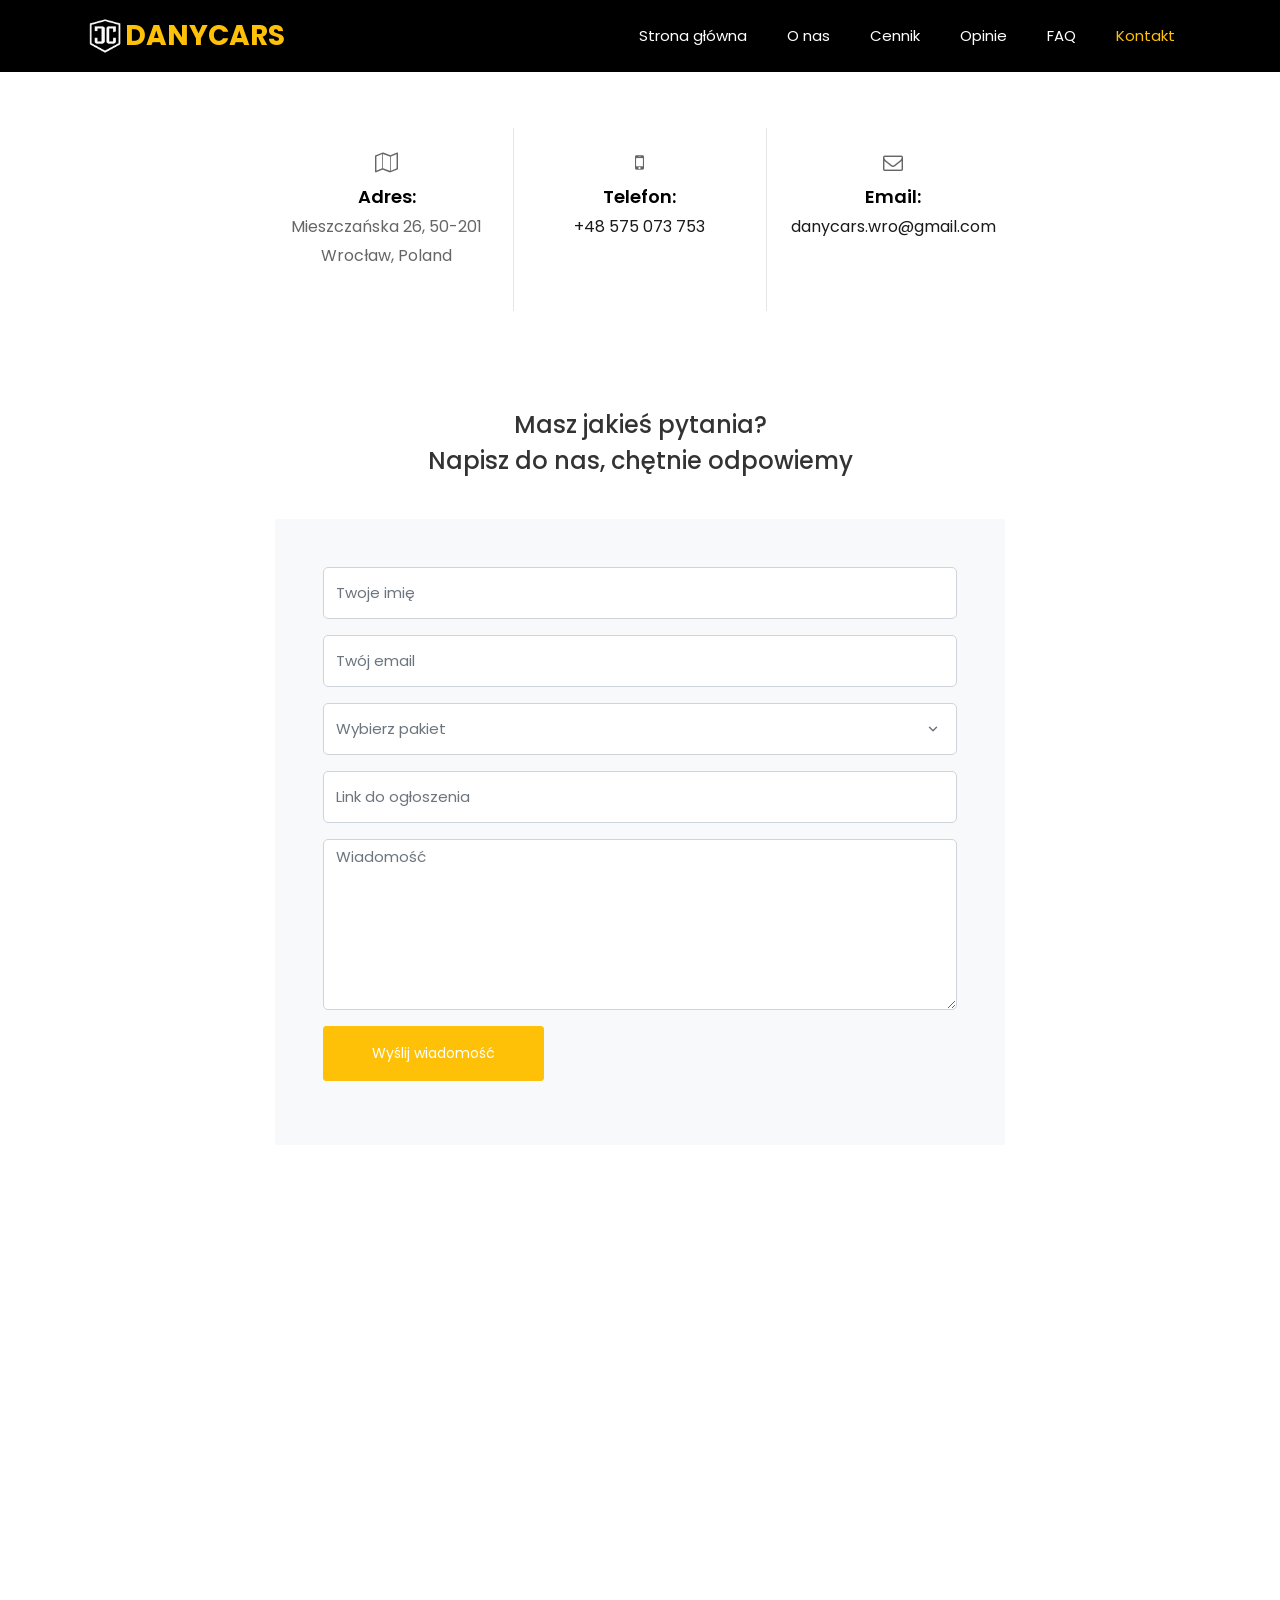
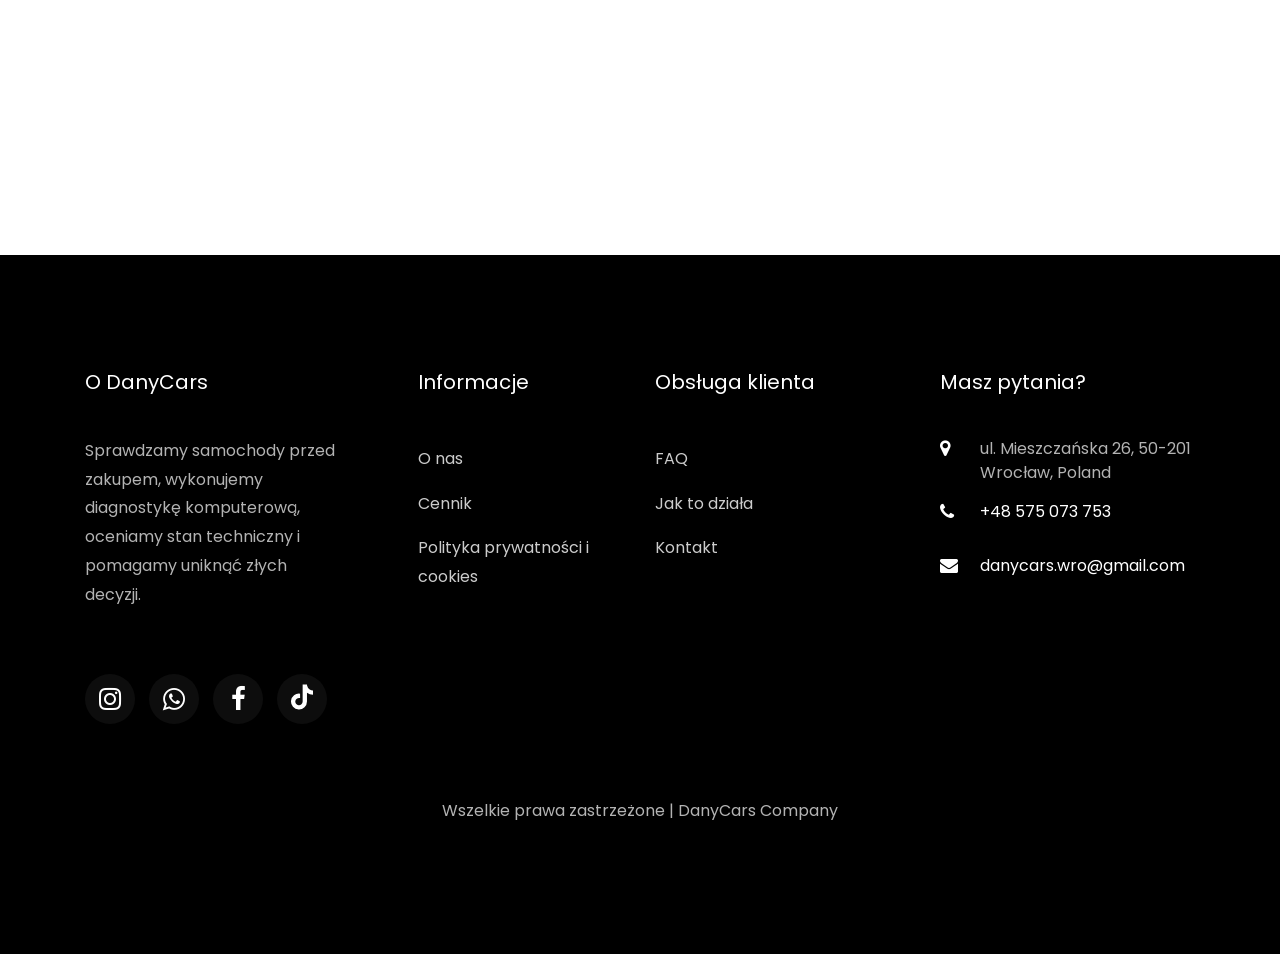
<file: danycars-contact.html>
<!DOCTYPE html>
<html lang="pl">
<head>
    <title>DanyCars Company - Kontakt</title>
    <meta charset="utf-8">
    <meta name="viewport" content="width=device-width, initial-scale=1, shrink-to-fit=no">

    <link href="https://fonts.googleapis.com/css?family=Poppins:200,300,400,500,600,700,800&display=swap" rel="stylesheet">

    <link rel="stylesheet" href="css/open-iconic-bootstrap.min.css">
    <link rel="stylesheet" href="css/animate.css">

    <link rel="stylesheet" href="css/owl.carousel.min.css">
    <link rel="stylesheet" href="css/owl.theme.default.min.css">
    <link rel="stylesheet" href="css/magnific-popup.css">

    <link rel="stylesheet" href="css/aos.css">

    <link rel="stylesheet" href="css/ionicons.min.css">

    <link rel="stylesheet" href="css/bootstrap-datepicker.css">
    <link rel="stylesheet" href="css/jquery.timepicker.css">


    <link rel="stylesheet" href="css/flaticon.css">
    <link rel="stylesheet" href="css/icomoon.css">
    <link rel="stylesheet" href="css/style.css">
    <link rel="stylesheet" href="css/subpages.css">
</head>
<body>

<nav class="navbar navbar-expand-lg navbar-dark ftco_navbar bg-dark ftco-navbar-light" id="ftco-navbar">
    <div class="container">
        <a class="navbar-brand d-flex align-items-center" href="index.html">
            <img src="images/Logo_froftco.png" alt="DanyCars logo" class="navbar-logo">
            <span class="brand-text">Dany<span class="text-warning">Cars</span></span>
        </a>
        <button class="navbar-toggler" type="button" data-toggle="collapse" data-target="#ftco-nav" aria-controls="ftco-nav" aria-expanded="false" aria-label="Toggle navigation">
            <span class="oi oi-menu"></span> Menu
        </button>

        <div class="collapse navbar-collapse" id="ftco-nav">
            <ul class="navbar-nav ml-auto">
                <li class="nav-item"><a href="index.html" class="nav-link">Strona główna</a></li>
                <li class="nav-item"><a href="danycars-o-nas.html" class="nav-link">O nas</a></li>
                <li class="nav-item"><a href="danycars-price-uslugi.html" class="nav-link">Cennik</a></li>
                <li class="nav-item"><a href="danycars-opinie.html" class="nav-link">Opinie</a></li>
                <li class="nav-item"><a href="danycars-faq.html" class="nav-link">FAQ</a></li>
                <li class="nav-item active"><a href="danycars-contact.html" class="nav-link">Kontakt</a></li>
            </ul>
        </div>
    </div>
</nav>
<!-- END nav -->

<section class="ftco-section contact-section">
    <div class="container">
        <div class="row d-flex mb-5 contact-info justify-content-center">
            <div class="col-md-8">
                <div class="row mb-5">
                    <div class="col-md-4 text-center py-4">
                        <div class="icon">
                            <span class="icon-map-o"></span>
                        </div>
                        <p><span>Adres:</span>Mieszczańska 26, 50-201 Wrocław, Poland</p>
                    </div>
                    <div class="col-md-4 text-center border-height py-4">
                        <div class="icon">
                            <span class="icon-mobile-phone"></span>
                        </div>
                        <p><span>Telefon:</span> <a href="tel:+48575073753">+48 575 073 753</a></p>
                    </div>
                    <div class="col-md-4 text-center py-4">
                        <div class="icon">
                            <span class="icon-envelope-o"></span>
                        </div>
                        <p><span>Email:</span> <a href="mailto:danycars.wro@gmail.com" target="_blank" rel="noopener">danycars.wro@gmail.com</a></p>
                    </div>
                </div>
            </div>
        </div>
        <div class="row block-9 justify-content-center mb-5" id="contact-form">
            <div class="col-md-8 mb-md-5">
                <h2 class="text-center">Masz jakieś pytania? <br>Napisz do nas, chętnie odpowiemy</h2>
                <form action="#" class="bg-light p-5 contact-form">
                    <div class="form-group">
                        <input type="text" class="form-control" placeholder="Twoje imię">
                    </div>
                    <div class="form-group">
                        <input type="text" class="form-control" placeholder="Twój email">
                    </div>
                    <div class="form-group">
                        <select class="form-control" name="pakiet" aria-label="Wybierz pakiet">
                            <option value="" selected>Wybierz pakiet</option>
                            <option value="basic">BASIC</option>
                            <option value="plus">PLUS</option>
                            <option value="premium">PREMIUM</option>
                            <option value="expert-day">EXPERT DAY</option>
                        </select>
                    </div>
                    <div class="form-group">
                        <input type="text" class="form-control" placeholder="Link do ogłoszenia">
                    </div>
                    <div class="form-group">
                        <textarea name="" id="" cols="30" rows="7" class="form-control" placeholder="Wiadomość"></textarea>
                    </div>
                    <div class="form-group">
                        <input type="submit" value="Wyślij wiadomość" class="btn btn-primary py-3 px-5">
                    </div>
                </form>

            </div>
        </div>

        <div class="row justify-content-center">
            <div class="col-md-10">
                <div class="map-responsive">
                    <iframe
                            src="https://www.google.com/maps?q=Wroc%C5%82aw,+Poland&output=embed"
                            allowfullscreen=""
                            loading="lazy">
                    </iframe>
                </div>
            </div>
        </div>
    </div>
</section>

<footer class="ftco-footer ftco-bg-dark ftco-section">
    <div class="container">
        <div class="row mb-5 footer-main-row">
            <div class="col-md footer-col footer-col-about">
                <div class="ftco-footer-widget mb-4">
                    <h2 class="ftco-heading-2">O DanyCars</h2>
                    <p>Sprawdzamy samochody przed zakupem, wykonujemy diagnostykę komputerową, oceniamy stan techniczny i pomagamy uniknąć złych decyzji.</p>
                    <ul class="ftco-footer-social list-unstyled float-md-left float-lft mt-5">
                        <li class="ftco-animate"><a href="https://www.instagram.com/danycars.pl?igsh=MTdrOTAxdDE5Z2l6Zg%3D%3D&utm_source=qr" target="_blank" rel="noopener"><span class="icon-instagram"></span></a></li>
                        <li class="ftco-animate"><a href="https://wa.me/48575073753?text=Chciałbym%20sprawdzić%20auto%20przed%20zakupem." target="_blank" rel="noopener"><span class="icon-whatsapp"></span></a></li>                        
                        <li class="ftco-animate"><a href="https://www.facebook.com/profile.php?id=100067298748307&locale=pl_PL" target="_blank" rel="noopener"><span class="icon-facebook"></span></a></li>
                        <li class="ftco-animate"><a href="https://www.tiktok.com/@danycars_pl" target="_blank" rel="noopener" aria-label="TikTok"><span class="icon-tiktok" style="display:inline-block;width:22px;height:26px;margin-top:-2px;"><svg width="22" height="26" viewBox="0 0 448 512" fill="currentColor" xmlns="http://www.w3.org/2000/svg"><path d="M448,209.91a210.06,210.06,0,0,1-122.77-39.25V349.38A162.55,162.55,0,1,1,185,188.31V278.2a74.62,74.62,0,1,0,52.23,71.18V0l88,0a121.18,121.18,0,0,0,1.86,22.17h0A122.18,122.18,0,0,0,381,102.39a121.43,121.43,0,0,0,67,20.14Z"/></svg></span></a></li>
                    </ul>
                </div>
            </div>
            <div class="col-md footer-col footer-col-info">
                <div class="ftco-footer-widget mb-4 ml-md-5">
                    <h2 class="ftco-heading-2">Informacje</h2>
                    <ul class="list-unstyled">
                        <li><a href="danycars-o-nas.html" class="py-2 d-block">O nas</a></li>
                        <li><a href="danycars-price-uslugi.html" class="py-2 d-block">Cennik</a></li>
                        <li><a href="danycars-polityka-prywatnosci.html" class="py-2 d-block">Polityka prywatności i cookies</a></li>
                    </ul>
                </div>
            </div>
            <div class="col-md footer-col footer-col-service">
                <div class="ftco-footer-widget mb-4">
                    <h2 class="ftco-heading-2">Obsługa klienta</h2>
                    <ul class="list-unstyled">
                        <li><a href="danycars-faq.html" class="py-2 d-block">FAQ</a></li>
                        <li><a href="index.html#jak-to-dziala" class="py-2 d-block">Jak to działa</a></li>
                        <li><a href="danycars-contact.html" class="py-2 d-block">Kontakt</a></li>
                    </ul>
                </div>
            </div>
            <div class="col-md footer-col footer-col-contact">
                <div class="ftco-footer-widget mb-4">
                    <h2 class="ftco-heading-2">Masz pytania?</h2>
                    <div class="block-23 mb-3">
                        <ul>
                            <li><span class="icon icon-map-marker"></span><span class="text">ul. Mieszczańska 26, 50-201 Wrocław, Poland</span></li>
                            <li><a href="tel:+48575073753"><span class="icon icon-phone"></span><span class="text">+48 575 073 753</span></a></li>
                            <li><a href="mailto:danycars.wro@gmail.com" target="_blank" rel="noopener"><span class="icon icon-envelope"></span><span class="text">danycars.wro@gmail.com</span></a></li>
                        </ul>
                    </div>
                </div>
            </div>
        </div>
        <div class="row">
            <div class="col-md-12 text-center">
                <p>
                    Wszelkie prawa zastrzeżone | DanyCars Company
                </p>
            </div>
        </div>
    </div>
</footer>



<!-- loader -->
<div id="ftco-loader" class="show fullscreen"><svg class="circular" width="48px" height="48px"><circle class="path-bg" cx="24" cy="24" r="22" fill="none" stroke-width="4" stroke="#eeeeee"/><circle class="path" cx="24" cy="24" r="22" fill="none" stroke-width="4" stroke-miterlimit="10" stroke="#ffc107"/></svg></div>


<script src="js/jquery.min.js"></script>
<script src="js/jquery-migrate-3.0.1.min.js"></script>
<script src="js/popper.min.js"></script>
<script src="js/bootstrap.min.js"></script>
<script src="js/jquery.easing.1.3.js"></script>
<script src="js/jquery.waypoints.min.js"></script>
<script src="js/jquery.stellar.min.js"></script>
<script src="js/owl.carousel.min.js"></script>
<script src="js/jquery.magnific-popup.min.js"></script>
<script src="js/aos.js"></script>
<script src="js/jquery.animateNumber.min.js"></script>
<script src="js/bootstrap-datepicker.js"></script>
<script src="js/jquery.timepicker.min.js"></script>
<script src="js/scrollax.min.js"></script>
<script src="js/main.js"></script>

</body>
</html>
</file>
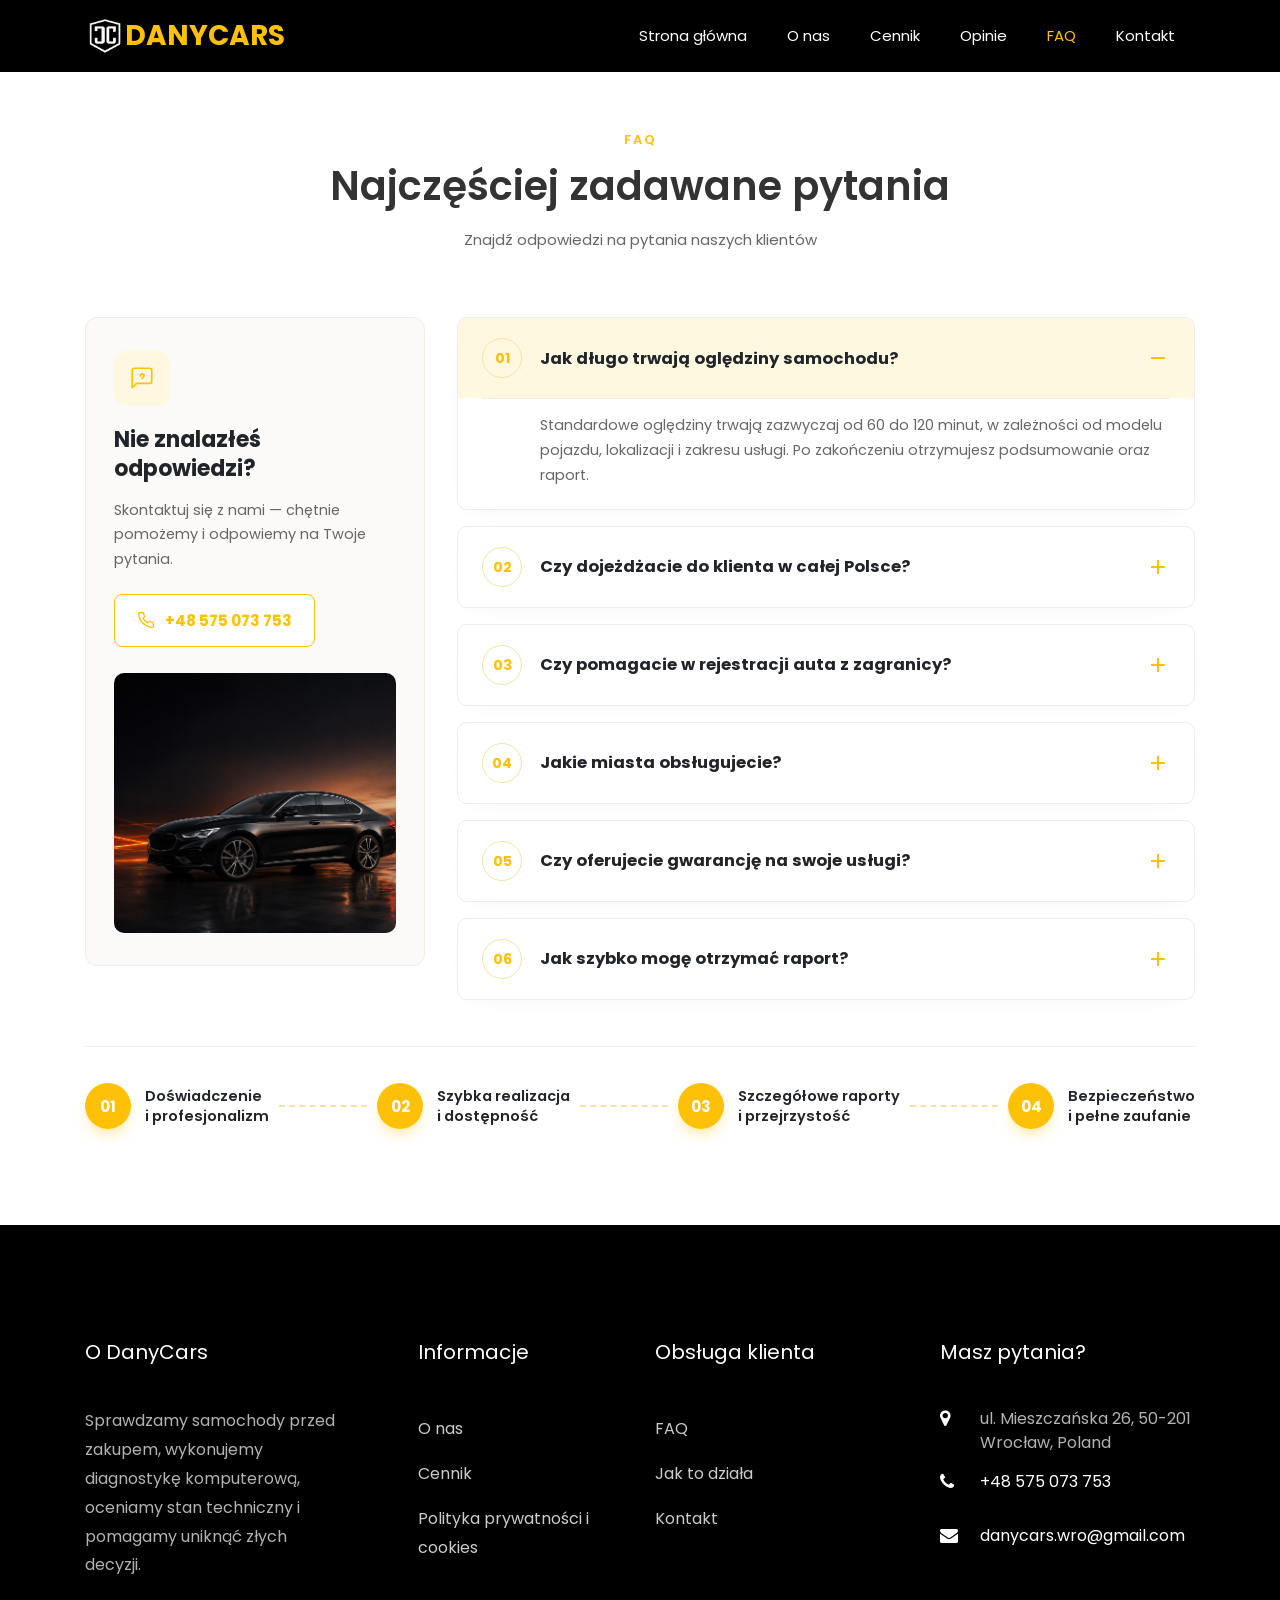
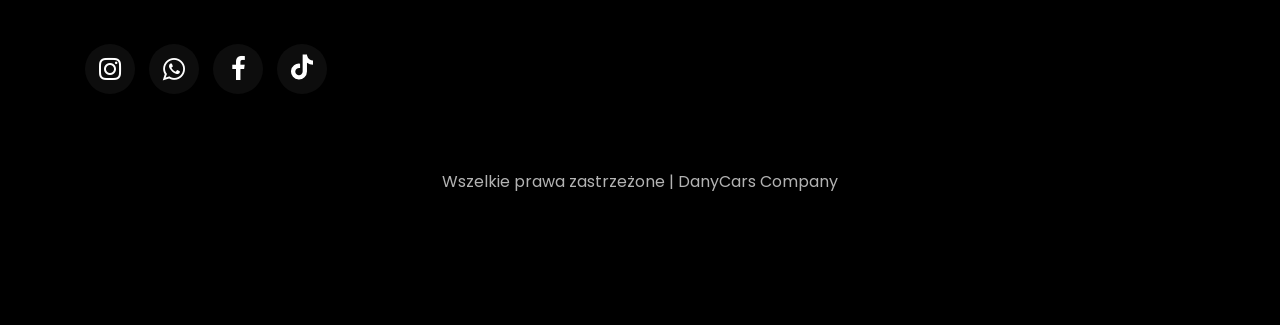
<file: danycars-faq.html>
<!DOCTYPE html>
<html lang="pl">
<head>
    <title>DanyCars Company - FAQ</title>
    <meta charset="utf-8">
    <meta name="viewport" content="width=device-width, initial-scale=1, shrink-to-fit=no">
    <link href="https://fonts.googleapis.com/css?family=Poppins:200,300,400,500,600,700,800&display=swap" rel="stylesheet">
    <link rel="stylesheet" href="css/open-iconic-bootstrap.min.css">
    <link rel="stylesheet" href="css/animate.css">
    <link rel="stylesheet" href="css/owl.carousel.min.css">
    <link rel="stylesheet" href="css/owl.theme.default.min.css">
    <link rel="stylesheet" href="css/magnific-popup.css">

    <link rel="stylesheet" href="css/aos.css">

    <link rel="stylesheet" href="css/ionicons.min.css">

    <link rel="stylesheet" href="css/bootstrap-datepicker.css">
    <link rel="stylesheet" href="css/jquery.timepicker.css">


    <link rel="stylesheet" href="css/flaticon.css">
    <link rel="stylesheet" href="css/icomoon.css">
    <link rel="stylesheet" href="css/style.css">
    <link rel="stylesheet" href="css/faq.css">
    <link rel="stylesheet" href="css/subpages.css">
</head>
<body>
<nav class="navbar navbar-expand-lg navbar-dark ftco_navbar bg-dark ftco-navbar-light" id="ftco-navbar">
    <div class="container">
        <a class="navbar-brand d-flex align-items-center" href="index.html">
            <img src="images/Logo_froftco.png" alt="DanyCars logo" class="navbar-logo">
            <span class="brand-text">Dany<span class="text-warning">Cars</span></span>
        </a>
        <button class="navbar-toggler" type="button" data-toggle="collapse" data-target="#ftco-nav" aria-controls="ftco-nav" aria-expanded="false" aria-label="Toggle navigation">
            <span class="oi oi-menu"></span> Menu
        </button>

        <div class="collapse navbar-collapse" id="ftco-nav">
            <ul class="navbar-nav ml-auto">
                <li class="nav-item"><a href="index.html" class="nav-link">Strona główna</a></li>
                <li class="nav-item"><a href="danycars-o-nas.html" class="nav-link">O nas</a></li>
                <li class="nav-item"><a href="danycars-price-uslugi.html" class="nav-link">Cennik</a></li>
                <li class="nav-item"><a href="danycars-opinie.html" class="nav-link">Opinie</a></li>
                <li class="nav-item active"><a href="danycars-faq.html" class="nav-link">FAQ</a></li>
                <li class="nav-item"><a href="danycars-contact.html" class="nav-link">Kontakt</a></li>
            </ul>
        </div>
    </div>
</nav>
<!-- END nav -->

<section class="ftco-section faq-section">
    <div class="container">
        <div class="row justify-content-center mb-5">
            <div class="col-md-8 text-center heading-section ftco-animate">
                <span class="subheading">FAQ</span>
                <h2>Najczęściej zadawane pytania</h2>
                <p class="faq-intro">Znajdź odpowiedzi na pytania naszych klientów</p>
            </div>
        </div>

        <div class="faq-layout">

            <!-- Left side card -->
            <div class="faq-side-card">
                <div class="faq-side-icon">
                    <svg viewBox="0 0 24 24" fill="none" stroke="currentColor" stroke-width="1.6" stroke-linecap="round" stroke-linejoin="round"><path d="M21 15a2 2 0 0 1-2 2H7l-4 4V5a2 2 0 0 1 2-2h14a2 2 0 0 1 2 2z"></path><line x1="12" y1="8" x2="12" y2="8.01"></line><path d="M10.5 10.2c0-1 .8-1.7 1.7-1.7.9 0 1.7.6 1.7 1.4 0 1.2-1.7 1.3-1.7 2.6"></path></svg>
                </div>
                <h3>Nie znalazłeś<br>odpowiedzi?</h3>
                <p>Skontaktuj się z nami — chętnie pomożemy i odpowiemy na Twoje pytania.</p>
                <a href="tel:+48575073753" class="faq-phone-btn">
                    <svg viewBox="0 0 24 24" fill="none" stroke="currentColor" stroke-width="1.8" stroke-linecap="round" stroke-linejoin="round"><path d="M22 16.92v3a2 2 0 0 1-2.18 2 19.79 19.79 0 0 1-8.63-3.07 19.5 19.5 0 0 1-6-6 19.79 19.79 0 0 1-3.07-8.67A2 2 0 0 1 4.11 2h3a2 2 0 0 1 2 1.72c.127.96.361 1.903.7 2.81a2 2 0 0 1-.45 2.11L8.09 9.91a16 16 0 0 0 6 6l1.27-1.27a2 2 0 0 1 2.11-.45c.907.339 1.85.573 2.81.7A2 2 0 0 1 22 16.92z"></path></svg>
                    +48 575 073 753
                </a>
                <div class="faq-side-photo" style="background-image: url('images/faq-car.jpg');"></div>
            </div>

            <!-- Accordion -->
            <div class="faq-accordion">

                <div class="faq-accordion-item is-open">
                    <button type="button" class="faq-question">
                        <span class="faq-number">01</span>
                        <span class="faq-question-text">Jak długo trwają oględziny samochodu?</span>
                        <span class="faq-toggle-icon"></span>
                    </button>
                    <div class="faq-answer">
                        <div class="faq-answer-inner">
                            Standardowe oględziny trwają zazwyczaj od 60 do 120 minut, w zależności od modelu pojazdu, lokalizacji i zakresu usługi. Po zakończeniu otrzymujesz podsumowanie oraz raport.
                        </div>
                    </div>
                </div>

                <div class="faq-accordion-item">
                    <button type="button" class="faq-question">
                        <span class="faq-number">02</span>
                        <span class="faq-question-text">Czy dojeżdżacie do klienta w całej Polsce?</span>
                        <span class="faq-toggle-icon"></span>
                    </button>
                    <div class="faq-answer">
                        <div class="faq-answer-inner">
                            Dojeżdżamy we Wrocławiu i okolicach, a także do innych miast po wcześniejszym ustaleniu terminu. Zakres dojazdu i koszt ustalamy indywidualnie przed realizacją usługi.
                        </div>
                    </div>
                </div>

                <div class="faq-accordion-item">
                    <button type="button" class="faq-question">
                        <span class="faq-number">03</span>
                        <span class="faq-question-text">Czy pomagacie w rejestracji auta z zagranicy?</span>
                        <span class="faq-toggle-icon"></span>
                    </button>
                    <div class="faq-answer">
                        <div class="faq-answer-inner">
                            Tak, wspieramy w przygotowaniu dokumentów, formalnościach urzędowych oraz całym procesie rejestracji samochodu sprowadzonego z zagranicy.
                        </div>
                    </div>
                </div>

                <div class="faq-accordion-item">
                    <button type="button" class="faq-question">
                        <span class="faq-number">04</span>
                        <span class="faq-question-text">Jakie miasta obsługujecie?</span>
                        <span class="faq-toggle-icon"></span>
                    </button>
                    <div class="faq-answer">
                        <div class="faq-answer-inner">
                            Na co dzień działamy we Wrocławiu i na Dolnym Śląsku, ale realizujemy również usługi w innych lokalizacjach po wcześniejszym kontakcie.
                        </div>
                    </div>
                </div>

                <div class="faq-accordion-item">
                    <button type="button" class="faq-question">
                        <span class="faq-number">05</span>
                        <span class="faq-question-text">Czy oferujecie gwarancję na swoje usługi?</span>
                        <span class="faq-toggle-icon"></span>
                    </button>
                    <div class="faq-answer">
                        <div class="faq-answer-inner">
                            Gwarantujemy rzetelne wykonanie usługi i przejrzysty raport. Każdy samochód jest oceniany na podstawie stanu widocznego podczas oględzin oraz dostępnej diagnostyki.
                        </div>
                    </div>
                </div>

                <div class="faq-accordion-item">
                    <button type="button" class="faq-question">
                        <span class="faq-number">06</span>
                        <span class="faq-question-text">Jak szybko mogę otrzymać raport?</span>
                        <span class="faq-toggle-icon"></span>
                    </button>
                    <div class="faq-answer">
                        <div class="faq-answer-inner">
                            W większości przypadków raport i najważniejsze wnioski przekazujemy tego samego dnia, a dokumentację zdjęciową wysyłamy możliwie najszybciej po zakończeniu oględzin.
                        </div>
                    </div>
                </div>

            </div>
        </div>

        <!-- Trust badges -->
        <div class="faq-badges">
            <div class="faq-badge">
                <span class="faq-badge-icon"><span>01</span></span>
                <span>Doświadczenie<br>i profesjonalizm</span>
            </div>
            <span class="faq-badge-connector"></span>
            <div class="faq-badge">
                <span class="faq-badge-icon"><span>02</span></span>
                <span>Szybka realizacja<br>i dostępność</span>
            </div>
            <span class="faq-badge-connector"></span>
            <div class="faq-badge">
                <span class="faq-badge-icon"><span>03</span></span>
                <span>Szczegółowe raporty<br>i przejrzystość</span>
            </div>
            <span class="faq-badge-connector"></span>
            <div class="faq-badge">
                <span class="faq-badge-icon"><span>04</span></span>
                <span>Bezpieczeństwo<br>i pełne zaufanie</span>
            </div>
        </div>

    </div>
</section>

<footer class="ftco-footer ftco-bg-dark ftco-section">
    <div class="container">
        <div class="row mb-5 footer-main-row">
            <div class="col-md footer-col footer-col-about">
                <div class="ftco-footer-widget mb-4">
                    <h2 class="ftco-heading-2">O DanyCars</h2>
                    <p>Sprawdzamy samochody przed zakupem, wykonujemy diagnostykę komputerową, oceniamy stan techniczny i pomagamy uniknąć złych decyzji.</p>
                    <ul class="ftco-footer-social list-unstyled float-md-left float-lft mt-5">
                        <li class="ftco-animate"><a href="https://www.instagram.com/danycars.pl?igsh=MTdrOTAxdDE5Z2l6Zg%3D%3D&utm_source=qr" target="_blank" rel="noopener"><span class="icon-instagram"></span></a></li>
                        <li class="ftco-animate"><a href="https://wa.me/48575073753?text=Chciałbym%20sprawdzić%20auto%20przed%20zakupem." target="_blank" rel="noopener"><span class="icon-whatsapp"></span></a></li>                        
                        <li class="ftco-animate"><a href="https://www.facebook.com/profile.php?id=100067298748307&locale=pl_PL" target="_blank" rel="noopener"><span class="icon-facebook"></span></a></li>
                        <li class="ftco-animate"><a href="https://www.tiktok.com/@danycars_pl" target="_blank" rel="noopener" aria-label="TikTok"><span class="icon-tiktok" style="display:inline-block;width:22px;height:26px;margin-top:-2px;"><svg width="22" height="26" viewBox="0 0 448 512" fill="currentColor" xmlns="http://www.w3.org/2000/svg"><path d="M448,209.91a210.06,210.06,0,0,1-122.77-39.25V349.38A162.55,162.55,0,1,1,185,188.31V278.2a74.62,74.62,0,1,0,52.23,71.18V0l88,0a121.18,121.18,0,0,0,1.86,22.17h0A122.18,122.18,0,0,0,381,102.39a121.43,121.43,0,0,0,67,20.14Z"/></svg></span></a></li>
                    </ul>
                </div>
            </div>
            <div class="col-md footer-col footer-col-info">
                <div class="ftco-footer-widget mb-4 ml-md-5">
                    <h2 class="ftco-heading-2">Informacje</h2>
                    <ul class="list-unstyled">
                        <li><a href="danycars-o-nas.html" class="py-2 d-block">O nas</a></li>
                        <li><a href="danycars-price-uslugi.html" class="py-2 d-block">Cennik</a></li>
                        <li><a href="danycars-polityka-prywatnosci.html" class="py-2 d-block">Polityka prywatności i cookies</a></li>
                    </ul>
                </div>
            </div>
            <div class="col-md footer-col footer-col-service">
                <div class="ftco-footer-widget mb-4">
                    <h2 class="ftco-heading-2">Obsługa klienta</h2>
                    <ul class="list-unstyled">
                        <li><a href="danycars-faq.html" class="py-2 d-block">FAQ</a></li>
                        <li><a href="index.html#jak-to-dziala" class="py-2 d-block">Jak to działa</a></li>
                        <li><a href="danycars-contact.html" class="py-2 d-block">Kontakt</a></li>
                    </ul>
                </div>
            </div>
            <div class="col-md footer-col footer-col-contact">
                <div class="ftco-footer-widget mb-4">
                    <h2 class="ftco-heading-2">Masz pytania?</h2>
                    <div class="block-23 mb-3">
                        <ul>
                            <li><span class="icon icon-map-marker"></span><span class="text">ul. Mieszczańska 26, 50-201 Wrocław, Poland</span></li>
                            <li><a href="tel:+48575073753"><span class="icon icon-phone"></span><span class="text">+48 575 073 753</span></a></li>
                            <li><a href="mailto:danycars.wro@gmail.com" target="_blank" rel="noopener"><span class="icon icon-envelope"></span><span class="text">danycars.wro@gmail.com</span></a></li>
                        </ul>
                    </div>
                </div>
            </div>
        </div>
        <div class="row">
            <div class="col-md-12 text-center">
                <p>
                    Wszelkie prawa zastrzeżone | DanyCars Company
                </p>
            </div>
        </div>
    </div>
</footer>



<!-- loader -->
<div id="ftco-loader" class="show fullscreen"><svg class="circular" width="48px" height="48px"><circle class="path-bg" cx="24" cy="24" r="22" fill="none" stroke-width="4" stroke="#eeeeee"/><circle class="path" cx="24" cy="24" r="22" fill="none" stroke-width="4" stroke-miterlimit="10" stroke="#ffc107"/></svg></div>


<script src="js/jquery.min.js"></script>
<script src="js/jquery-migrate-3.0.1.min.js"></script>
<script src="js/faq.js"></script>
<script src="js/popper.min.js"></script>
<script src="js/bootstrap.min.js"></script>
<script src="js/jquery.easing.1.3.js"></script>
<script src="js/jquery.waypoints.min.js"></script>
<script src="js/jquery.stellar.min.js"></script>
<script src="js/owl.carousel.min.js"></script>
<script src="js/jquery.magnific-popup.min.js"></script>
<script src="js/aos.js"></script>
<script src="js/jquery.animateNumber.min.js"></script>
<script src="js/bootstrap-datepicker.js"></script>
<script src="js/jquery.timepicker.min.js"></script>
<script src="js/scrollax.min.js"></script>
<script src="js/main.js"></script>

</body>
</html>
</file>
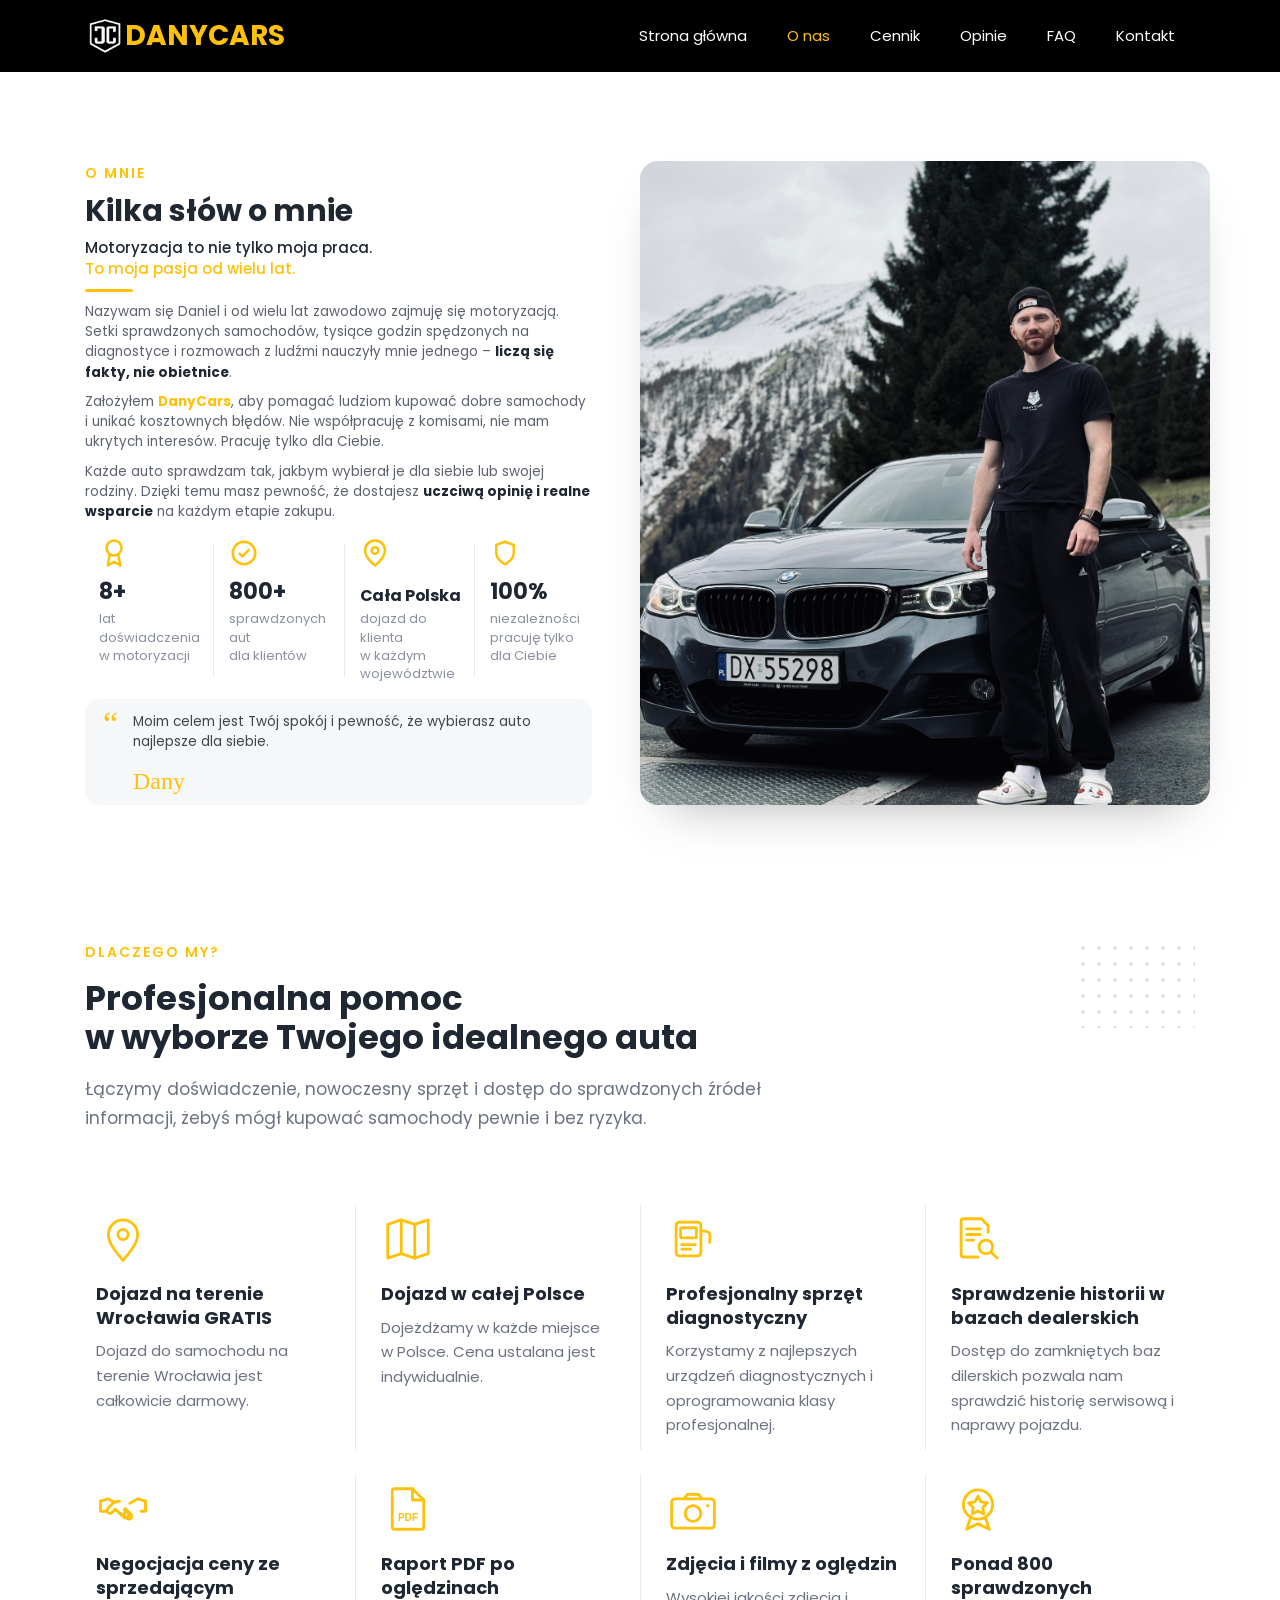
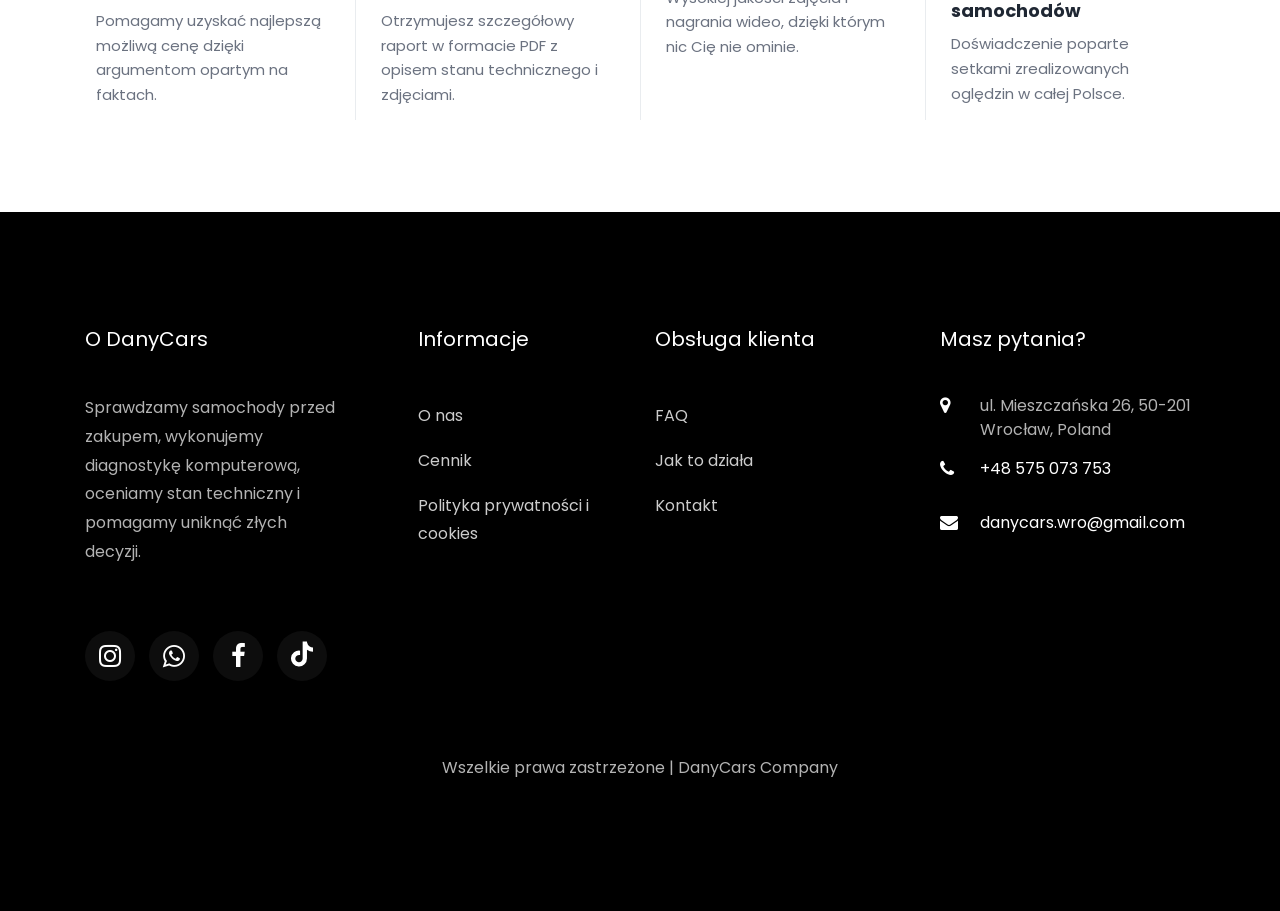
<file: danycars-o-nas.html>
<!DOCTYPE html>
<html lang="pl">
<head>
    <title>DanyCars Company - O nas</title>
    <meta charset="utf-8">
    <meta name="viewport" content="width=device-width, initial-scale=1, shrink-to-fit=no">
    <link href="https://fonts.googleapis.com/css?family=Poppins:200,300,400,500,600,700,800&display=swap" rel="stylesheet">
    <link rel="stylesheet" href="css/open-iconic-bootstrap.min.css">
    <link rel="stylesheet" href="css/animate.css">
    <link rel="stylesheet" href="css/owl.carousel.min.css">
    <link rel="stylesheet" href="css/owl.theme.default.min.css">
    <link rel="stylesheet" href="css/magnific-popup.css">

    <link rel="stylesheet" href="css/aos.css">

    <link rel="stylesheet" href="css/ionicons.min.css">

    <link rel="stylesheet" href="css/bootstrap-datepicker.css">
    <link rel="stylesheet" href="css/jquery.timepicker.css">


    <link rel="stylesheet" href="css/flaticon.css">
    <link rel="stylesheet" href="css/icomoon.css">
    <link rel="stylesheet" href="css/style.css">
    <link rel="stylesheet" href="css/subpages.css">
</head>
<body>
<nav class="navbar navbar-expand-lg navbar-dark ftco_navbar bg-dark ftco-navbar-light" id="ftco-navbar">
    <div class="container">
        <a class="navbar-brand d-flex align-items-center" href="index.html">
            <img src="images/Logo_froftco.png" alt="DanyCars logo" class="navbar-logo">
            <span class="brand-text">Dany<span class="text-warning">Cars</span></span>
        </a>
        <button class="navbar-toggler" type="button" data-toggle="collapse" data-target="#ftco-nav" aria-controls="ftco-nav" aria-expanded="false" aria-label="Toggle navigation">
            <span class="oi oi-menu"></span> Menu
        </button>

        <div class="collapse navbar-collapse" id="ftco-nav">
            <ul class="navbar-nav ml-auto">
                <li class="nav-item"><a href="index.html" class="nav-link">Strona główna</a></li>
                <li class="nav-item active"><a href="danycars-o-nas.html" class="nav-link">O nas</a></li>
                <li class="nav-item"><a href="danycars-price-uslugi.html" class="nav-link">Cennik</a></li>
                <li class="nav-item"><a href="danycars-opinie.html" class="nav-link">Opinie</a></li>
                <li class="nav-item"><a href="danycars-faq.html" class="nav-link">FAQ</a></li>
                <li class="nav-item"><a href="danycars-contact.html" class="nav-link">Kontakt</a></li>
            </ul>
        </div>
    </div>
</nav>
<!-- END nav -->

<!-- ===== Sekcja "O mnie" ===== -->
<section class="ftco-section about-me-section">
    <div class="container">
        <div class="row align-items-stretch">
            <!-- Lewa kolumna: tekst -->
            <div class="col-lg-6 am-text-col ftco-animate">
                <span class="am-subheading">O mnie</span>
                <h2 class="am-title">Kilka słów o mnie</h2>
                <p class="am-subtitle">Motoryzacja to nie tylko moja praca.<br>
                    <span class="am-accent">To moja pasja od wielu lat.</span>
                </p>
                <span class="am-divider" aria-hidden="true"></span>

                <div class="am-body">
                    <p>Nazywam się Daniel i od wielu lat zawodowo zajmuję się motoryzacją. Setki sprawdzonych samochodów, tysiące godzin spędzonych na diagnostyce i rozmowach z ludźmi nauczyły mnie jednego – <strong>liczą się fakty, nie obietnice</strong>.</p>
                    <p>Założyłem <span class="am-brand">DanyCars</span>, aby pomagać ludziom kupować dobre samochody i unikać kosztownych błędów. Nie współpracuję z komisami, nie mam ukrytych interesów. Pracuję tylko dla Ciebie.</p>
                    <p>Każde auto sprawdzam tak, jakbym wybierał je dla siebie lub swojej rodziny. Dzięki temu masz pewność, że dostajesz <strong>uczciwą opinię i realne wsparcie</strong> na każdym etapie zakupu.</p>
                </div>

                <div class="am-stats">
                    <div class="am-stat">
                        <span class="am-stat-icon">
                            <svg viewBox="0 0 24 24" fill="none" stroke="currentColor" stroke-width="2" stroke-linecap="round" stroke-linejoin="round"><circle cx="12" cy="8" r="6"/><path d="M8.5 13.5 7 22l5-3 5 3-1.5-8.5"/></svg>
                        </span>
                        <span class="am-stat-num">8+</span>
                        <span class="am-stat-label">lat doświadczenia<br>w motoryzacji</span>
                    </div>
                    <div class="am-stat">
                        <span class="am-stat-icon">
                            <svg viewBox="0 0 24 24" fill="none" stroke="currentColor" stroke-width="2" stroke-linecap="round" stroke-linejoin="round"><circle cx="12" cy="12" r="9"/><path d="m8.5 12.5 2.3 2.3L15.8 9.5"/></svg>
                        </span>
                        <span class="am-stat-num">800+</span>
                        <span class="am-stat-label">sprawdzonych aut<br>dla klientów</span>
                    </div>
                    <div class="am-stat">
                        <span class="am-stat-icon">
                            <svg viewBox="0 0 24 24" fill="none" stroke="currentColor" stroke-width="2" stroke-linecap="round" stroke-linejoin="round"><path d="M20 10c0 6-8 12-8 12s-8-6-8-12a8 8 0 0 1 16 0Z"/><circle cx="12" cy="10" r="2.7"/></svg>
                        </span>
                        <span class="am-stat-num am-stat-num--wide">Cała Polska</span>
                        <span class="am-stat-label">dojazd do klienta<br>w każdym województwie</span>
                    </div>
                    <div class="am-stat">
                        <span class="am-stat-icon">
                            <svg viewBox="0 0 24 24" fill="none" stroke="currentColor" stroke-width="2" stroke-linecap="round" stroke-linejoin="round"><path d="M12 21s7-3.5 7-9.5V5.5L12 3 5 5.5v6c0 6 7 9.5 7 9.5Z"/></svg>
                        </span>
                        <span class="am-stat-num">100%</span>
                        <span class="am-stat-label">niezależności<br>pracuję tylko dla Ciebie</span>
                    </div>
                </div>

                <div class="am-quote am-quote--desktop">
                    <span class="am-quote-mark" aria-hidden="true">&#8220;</span>
                    <p>Moim celem jest Twój spokój i pewność, że wybierasz auto najlepsze dla siebie.</p>
                    <span class="am-sign">Dany</span>
                </div>
            </div>

            <!-- Prawa kolumna: zdjęcie (podmień src na swoje zdjęcie) -->
            <div class="col-lg-6 am-photo-col ftco-animate">
                <div class="am-photo">
                    <img src="images/onasfoto.png" alt="Daniel — DanyCars">
                </div>
                <!-- Мобильная копия цитаты: на телефоне показывается здесь, после фото (см. subpages.css) -->
                <div class="am-quote am-quote--mobile">
                    <span class="am-quote-mark" aria-hidden="true">&#8220;</span>
                    <p>Moim celem jest Twój spokój i pewność, że wybierasz auto najlepsze dla siebie.</p>
                    <span class="am-sign">Dany</span>
                </div>
            </div>
        </div>
    </div>
</section>
<!-- ===== /Sekcja "O mnie" ===== -->

<section class="ftco-section about-us-section why-choose">
    <div class="container">
        <span class="wc-dots" aria-hidden="true"></span>

        <div class="row">
            <div class="col-lg-9 wc-intro ftco-animate">
                <span class="subheading">Dlaczego my?</span>
                <h2 class="wc-title">Profesjonalna pomoc <br class="d-none d-lg-block">w wyborze Twojego idealnego auta</h2>
                <p class="wc-lead">Łączymy doświadczenie, nowoczesny sprzęt i dostęp do sprawdzonych źródeł informacji, żebyś mógł kupować samochody pewnie i bez ryzyka.</p>
            </div>
        </div>

        <div class="row wc-grid">
            <div class="col-12 col-md-6 col-lg-3 wc-item ftco-animate">
                <div class="wc-icon">
                    <svg viewBox="0 0 48 48" fill="none" stroke="currentColor" stroke-width="2.5" stroke-linecap="round" stroke-linejoin="round"><path d="M24 43c8-9.5 13-16 13-23A13 13 0 1 0 11 20c0 7 5 13.5 13 23Z"/><circle cx="24" cy="20" r="4.5"/></svg>
                </div>
                <h3>Dojazd na terenie Wrocławia GRATIS</h3>
                <p>Dojazd do samochodu na terenie Wrocławia jest całkowicie darmowy.</p>
            </div>

            <div class="col-12 col-md-6 col-lg-3 wc-item ftco-animate">
                <div class="wc-icon">
                    <svg viewBox="0 0 48 48" fill="none" stroke="currentColor" stroke-width="2.5" stroke-linecap="round" stroke-linejoin="round"><path d="M18 7 6 11v30l12-4 12 4 12-4V7L30 11 18 7Z"/><path d="M18 7v30M30 11v30"/></svg>
                </div>
                <h3>Dojazd w całej Polsce</h3>
                <p>Dojeżdżamy w każde miejsce w Polsce. Cena ustalana jest indywidualnie.</p>
            </div>

            <div class="col-12 col-md-6 col-lg-3 wc-item ftco-animate">
                <div class="wc-icon">
                    <svg viewBox="0 0 48 48" fill="none" stroke="currentColor" stroke-width="2.5" stroke-linecap="round" stroke-linejoin="round"><rect x="9" y="9" width="22" height="30" rx="3"/><rect x="13" y="14" width="14" height="9" rx="1"/><path d="M14 29h12M14 33h8"/><path d="M31 17h4a4 4 0 0 1 4 4v6"/></svg>
                </div>
                <h3>Profesjonalny sprzęt diagnostyczny</h3>
                <p>Korzystamy z najlepszych urządzeń diagnostycznych i oprogramowania klasy profesjonalnej.</p>
            </div>

            <div class="col-12 col-md-6 col-lg-3 wc-item ftco-animate">
                <div class="wc-icon">
                    <svg viewBox="0 0 48 48" fill="none" stroke="currentColor" stroke-width="2.5" stroke-linecap="round" stroke-linejoin="round"><path d="M27 6H11a2 2 0 0 0-2 2v30a2 2 0 0 0 2 2h13"/><path d="M27 6l6 6v6"/><path d="M14 15h12M14 20h12M14 25h6"/><circle cx="31" cy="31" r="6"/><path d="M35.5 35.5 41 41"/></svg>
                </div>
                <h3>Sprawdzenie historii w bazach dealerskich</h3>
                <p>Dostęp do zamkniętych baz dilerskich pozwala nam sprawdzić historię serwisową i naprawy pojazdu.</p>
            </div>

            <div class="col-12 col-md-6 col-lg-3 wc-item ftco-animate">
                <div class="wc-icon">
                    <svg viewBox="0 0 48 48" fill="none" stroke="currentColor" stroke-width="2.5" stroke-linecap="round" stroke-linejoin="round"><path d="M4 17l7-2 5 3 5-1"/><path d="M44 17l-7-2-7 4"/><path d="M16 18l-5.5 5.5a2.6 2.6 0 0 0 3.7 3.7l2.6-2.6"/><path d="M17 24l4.5 4.5a2.6 2.6 0 0 0 3.7-3.7"/><path d="M21.2 27.8l3.3 3.3a2.6 2.6 0 0 0 3.7-3.7"/><path d="M25.5 30.5l1.8 1.8A2.6 2.6 0 0 0 31 28.6L26 23.6"/><path d="M4 17v9h4M44 17v9h-4"/></svg>
                </div>
                <h3>Negocjacja ceny ze sprzedającym</h3>
                <p>Pomagamy uzyskać najlepszą możliwą cenę dzięki argumentom opartym na faktach.</p>
            </div>

            <div class="col-12 col-md-6 col-lg-3 wc-item ftco-animate">
                <div class="wc-icon">
                    <svg viewBox="0 0 48 48" fill="none" stroke="currentColor" stroke-width="2.5" stroke-linecap="round" stroke-linejoin="round"><path d="M28 6H12a2 2 0 0 0-2 2v32a2 2 0 0 0 2 2h24a2 2 0 0 0 2-2V16L28 6Z"/><path d="M28 6v10h10"/><text x="24" y="35" font-size="9" font-weight="700" fill="currentColor" stroke="none" text-anchor="middle" font-family="Arial, sans-serif">PDF</text></svg>
                </div>
                <h3>Raport PDF po oględzinach</h3>
                <p>Otrzymujesz szczegółowy raport w formacie PDF z opisem stanu technicznego i zdjęciami.</p>
            </div>

            <div class="col-12 col-md-6 col-lg-3 wc-item ftco-animate">
                <div class="wc-icon">
                    <svg viewBox="0 0 48 48" fill="none" stroke="currentColor" stroke-width="2.5" stroke-linecap="round" stroke-linejoin="round"><rect x="5" y="15" width="38" height="26" rx="3"/><path d="M16 15l3-4h10l3 4"/><circle cx="24" cy="28" r="7"/><circle cx="37" cy="21" r="1.4" fill="currentColor" stroke="none"/></svg>
                </div>
                <h3>Zdjęcia i filmy z oględzin</h3>
                <p>Wysokiej jakości zdjęcia i nagrania wideo, dzięki którym nic Cię nie ominie.</p>
            </div>

            <div class="col-12 col-md-6 col-lg-3 wc-item ftco-animate">
                <div class="wc-icon">
                    <svg viewBox="0 0 48 48" fill="none" stroke="currentColor" stroke-width="2.5" stroke-linecap="round" stroke-linejoin="round"><circle cx="24" cy="20" r="13"/><path d="M24 12.5l2.6 5.2 5.8.9-4.2 4.1 1 5.7-5.2-2.7-5.2 2.7 1-5.7-4.2-4.1 5.8-.9L24 12.5Z"/><path d="M17.5 31.5 14 42l10-5 10 5-3.5-10.5"/></svg>
                </div>
                <h3>Ponad 800 sprawdzonych samochodów</h3>
                <p>Doświadczenie poparte setkami zrealizowanych oględzin w całej Polsce.</p>
            </div>
        </div>
    </div>
</section>

<footer class="ftco-footer ftco-bg-dark ftco-section">
    <div class="container">
        <div class="row mb-5 footer-main-row">
            <div class="col-md footer-col footer-col-about">
                <div class="ftco-footer-widget mb-4">
                    <h2 class="ftco-heading-2">O DanyCars</h2>
                    <p>Sprawdzamy samochody przed zakupem, wykonujemy diagnostykę komputerową, oceniamy stan techniczny i pomagamy uniknąć złych decyzji.</p>
                    <ul class="ftco-footer-social list-unstyled float-md-left float-lft mt-5">
                        <li class="ftco-animate"><a href="https://www.instagram.com/danycars.pl?igsh=MTdrOTAxdDE5Z2l6Zg%3D%3D&utm_source=qr" target="_blank" rel="noopener"><span class="icon-instagram"></span></a></li>
                        <li class="ftco-animate"><a href="https://wa.me/48575073753?text=Chciałbym%20sprawdzić%20auto%20przed%20zakupem." target="_blank" rel="noopener"><span class="icon-whatsapp"></span></a></li>                        
                        <li class="ftco-animate"><a href="https://www.facebook.com/profile.php?id=100067298748307&locale=pl_PL" target="_blank" rel="noopener"><span class="icon-facebook"></span></a></li>
                        <li class="ftco-animate"><a href="https://www.tiktok.com/@danycars_pl" target="_blank" rel="noopener" aria-label="TikTok"><span class="icon-tiktok" style="display:inline-block;width:22px;height:26px;margin-top:-2px;"><svg width="22" height="26" viewBox="0 0 448 512" fill="currentColor" xmlns="http://www.w3.org/2000/svg"><path d="M448,209.91a210.06,210.06,0,0,1-122.77-39.25V349.38A162.55,162.55,0,1,1,185,188.31V278.2a74.62,74.62,0,1,0,52.23,71.18V0l88,0a121.18,121.18,0,0,0,1.86,22.17h0A122.18,122.18,0,0,0,381,102.39a121.43,121.43,0,0,0,67,20.14Z"/></svg></span></a></li>
                    </ul>
                </div>
            </div>
            <div class="col-md footer-col footer-col-info">
                <div class="ftco-footer-widget mb-4 ml-md-5">
                    <h2 class="ftco-heading-2">Informacje</h2>
                    <ul class="list-unstyled">
                        <li><a href="danycars-o-nas.html" class="py-2 d-block">O nas</a></li>
                        <li><a href="danycars-price-uslugi.html" class="py-2 d-block">Cennik</a></li>
                        <li><a href="danycars-polityka-prywatnosci.html" class="py-2 d-block">Polityka prywatności i cookies</a></li>
                    </ul>
                </div>
            </div>
            <div class="col-md footer-col footer-col-service">
                <div class="ftco-footer-widget mb-4">
                    <h2 class="ftco-heading-2">Obsługa klienta</h2>
                    <ul class="list-unstyled">
                        <li><a href="danycars-faq.html" class="py-2 d-block">FAQ</a></li>
                        <li><a href="index.html#jak-to-dziala" class="py-2 d-block">Jak to działa</a></li>
                        <li><a href="danycars-contact.html" class="py-2 d-block">Kontakt</a></li>
                    </ul>
                </div>
            </div>
            <div class="col-md footer-col footer-col-contact">
                <div class="ftco-footer-widget mb-4">
                    <h2 class="ftco-heading-2">Masz pytania?</h2>
                    <div class="block-23 mb-3">
                        <ul>
                            <li><span class="icon icon-map-marker"></span><span class="text">ul. Mieszczańska 26, 50-201 Wrocław, Poland</span></li>
                            <li><a href="tel:+48575073753"><span class="icon icon-phone"></span><span class="text">+48 575 073 753</span></a></li>
                            <li><a href="mailto:danycars.wro@gmail.com" target="_blank" rel="noopener"><span class="icon icon-envelope"></span><span class="text">danycars.wro@gmail.com</span></a></li>
                        </ul>
                    </div>
                </div>
            </div>
        </div>
        <div class="row">
            <div class="col-md-12 text-center">
                <p>
                    Wszelkie prawa zastrzeżone | DanyCars Company
                </p>
            </div>
        </div>
    </div>
</footer>



<!-- loader -->
<div id="ftco-loader" class="show fullscreen"><svg class="circular" width="48px" height="48px"><circle class="path-bg" cx="24" cy="24" r="22" fill="none" stroke-width="4" stroke="#eeeeee"/><circle class="path" cx="24" cy="24" r="22" fill="none" stroke-width="4" stroke-miterlimit="10" stroke="#ffc107"/></svg></div>


<script src="js/jquery.min.js"></script>
<script src="js/jquery-migrate-3.0.1.min.js"></script>
<script src="js/popper.min.js"></script>
<script src="js/bootstrap.min.js"></script>
<script src="js/jquery.easing.1.3.js"></script>
<script src="js/jquery.waypoints.min.js"></script>
<script src="js/jquery.stellar.min.js"></script>
<script src="js/owl.carousel.min.js"></script>
<script src="js/jquery.magnific-popup.min.js"></script>
<script src="js/aos.js"></script>
<script src="js/jquery.animateNumber.min.js"></script>
<script src="js/bootstrap-datepicker.js"></script>
<script src="js/jquery.timepicker.min.js"></script>
<script src="js/scrollax.min.js"></script>
<script src="js/main.js"></script>

</body>
</html>
</file>
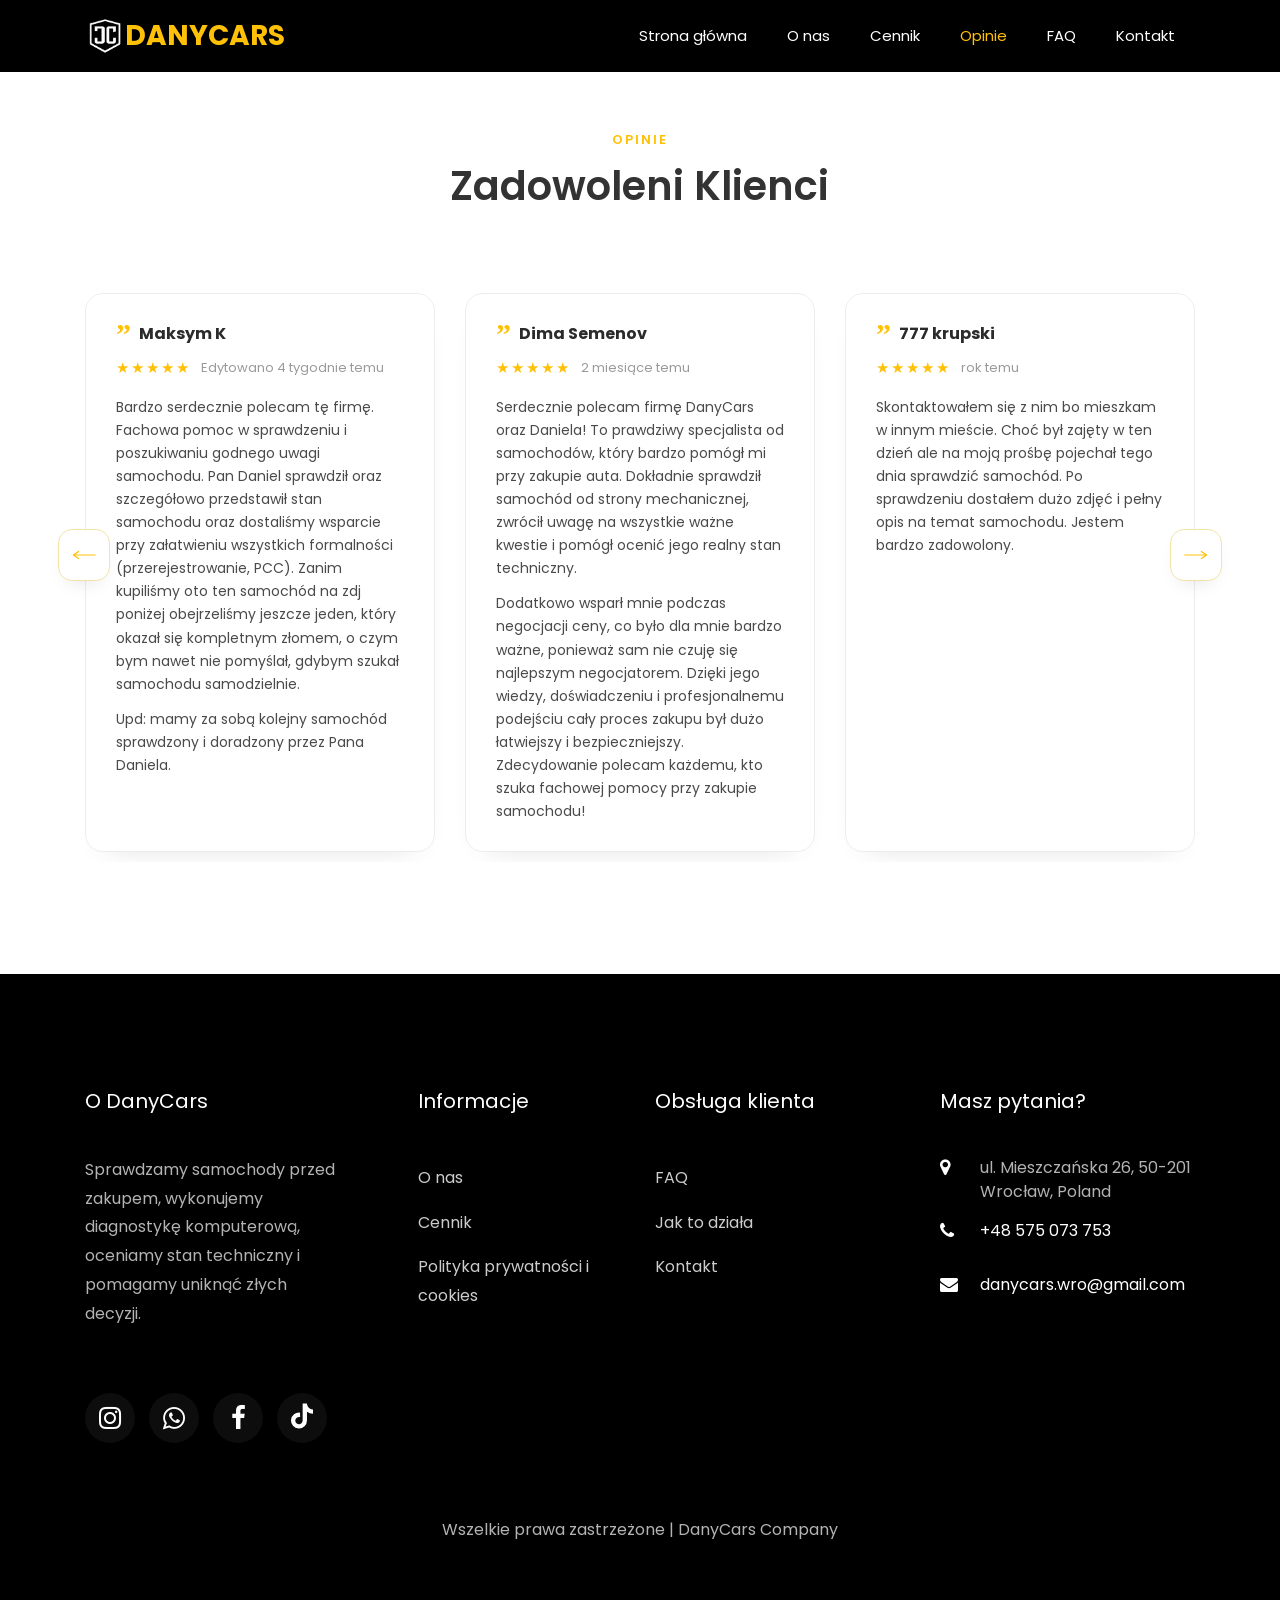
<file: danycars-opinie.html>
<!DOCTYPE html>
<html lang="pl">
<head>
    <title>Opinie klientów | DanyCars</title>
    <meta charset="utf-8">
    <meta name="viewport" content="width=device-width, initial-scale=1, shrink-to-fit=no">
    <link href="https://fonts.googleapis.com/css?family=Poppins:200,300,400,500,600,700,800&display=swap" rel="stylesheet">
    <link rel="stylesheet" href="css/open-iconic-bootstrap.min.css">
    <link rel="stylesheet" href="css/animate.css">
    <link rel="stylesheet" href="css/owl.carousel.min.css">
    <link rel="stylesheet" href="css/owl.theme.default.min.css">
    <link rel="stylesheet" href="css/magnific-popup.css">

    <link rel="stylesheet" href="css/aos.css">

    <link rel="stylesheet" href="css/ionicons.min.css">

    <link rel="stylesheet" href="css/bootstrap-datepicker.css">
    <link rel="stylesheet" href="css/jquery.timepicker.css">


    <link rel="stylesheet" href="css/flaticon.css">
    <link rel="stylesheet" href="css/icomoon.css">
    <link rel="stylesheet" href="css/style.css">
    <link rel="stylesheet" href="css/danycars-opinie.css">
</head>
<body>
<nav class="navbar navbar-expand-lg navbar-dark ftco_navbar bg-dark ftco-navbar-light" id="ftco-navbar">
    <div class="container">
        <a class="navbar-brand d-flex align-items-center" href="index.html">
            <img src="images/Logo_froftco.png" alt="DanyCars logo" class="navbar-logo">
            <span class="brand-text">Dany<span class="text-warning">Cars</span></span>
        </a>
        <button class="navbar-toggler" type="button" data-toggle="collapse" data-target="#ftco-nav" aria-controls="ftco-nav" aria-expanded="false" aria-label="Toggle navigation">
            <span class="oi oi-menu"></span> Menu
        </button>

        <div class="collapse navbar-collapse" id="ftco-nav">
            <ul class="navbar-nav ml-auto">
                <li class="nav-item"><a href="index.html" class="nav-link">Strona główna</a></li>
                <li class="nav-item"><a href="danycars-o-nas.html" class="nav-link">O nas</a></li>
                <li class="nav-item"><a href="danycars-price-uslugi.html" class="nav-link">Cennik</a></li>
                <li class="nav-item active"><a href="danycars-opinie.html" class="nav-link">Opinie</a></li>
                <li class="nav-item"><a href="danycars-faq.html" class="nav-link">FAQ</a></li>
                <li class="nav-item"><a href="danycars-contact.html" class="nav-link">Kontakt</a></li>
            </ul>
        </div>
    </div>
</nav>
<!-- END nav -->
<section class="ftco-section testimony-section">
    <div class="container">
        <div class="row justify-content-center mb-5">
            <div class="col-md-7 text-center heading-section ftco-animate">
                <span class="subheading">Opinie</span>
                <h2 class="mb-3">Zadowoleni Klienci</h2>
            </div>
        </div>
        <div class="row">
            <div class="col-md-12">
                <div class="carousel-testimony owl-carousel ftco-owl">
                    <div class="item">
                        <a href="https://www.google.com/maps/reviews/@51.0865349,17.0543215,700m/data=!3m2!1e3!4b1!4m6!14m5!1m4!2m3!1sChZDSUhNMG9nS0VJQ0FnSURWbjdYeExnEAE!2m1!1s0x0:0x4cd2ca6670db57bd?hl=pl&entry=ttu&g_ep=EgoyMDI2MDcyNi4wIKXMDSoASAFQAw%3D%3D" target="_blank" rel="noopener" class="review-card">
                            <span class="google-badge" aria-hidden="true"><svg class="g-ico" viewBox="0 0 48 48"><path fill="#EA4335" d="M24 9.5c3.54 0 6.71 1.22 9.21 3.6l6.85-6.85C35.9 2.38 30.47 0 24 0 14.62 0 6.51 5.38 2.56 13.22l7.98 6.19C12.43 13.72 17.74 9.5 24 9.5z"/><path fill="#4285F4" d="M46.98 24.55c0-1.57-.15-3.09-.38-4.55H24v9.02h12.94c-.58 2.96-2.26 5.48-4.78 7.18l7.73 6c4.51-4.18 7.09-10.36 7.09-17.65z"/><path fill="#FBBC05" d="M10.53 28.59c-.48-1.45-.76-2.99-.76-4.59s.27-3.14.76-4.59l-7.98-6.19C.92 16.46 0 20.12 0 24c0 3.88.92 7.54 2.56 10.78l7.97-6.19z"/><path fill="#34A853" d="M24 48c6.48 0 11.93-2.13 15.89-5.81l-7.73-6c-2.15 1.45-4.92 2.3-8.16 2.3-6.26 0-11.57-4.22-13.47-9.91l-7.98 6.19C6.51 42.62 14.62 48 24 48z"/></svg><span>Zobacz więcej</span><svg class="ext-ico" viewBox="0 0 24 24"><path fill="none" stroke="currentColor" stroke-width="2" stroke-linecap="round" stroke-linejoin="round" d="M14 4h6v6M20 4l-8.5 8.5M18 13v5a1 1 0 0 1-1 1H6a1 1 0 0 1-1-1V7a1 1 0 0 1 1-1h5"/></svg></span>
                            <div class="review-name"><span class="review-quote">&#8221;</span>Maksym K</div>
                            <div class="review-meta">
                                <span class="review-stars" aria-label="5 na 5">&#9733;&#9733;&#9733;&#9733;&#9733;</span>
                                <span class="review-date">Edytowano 4 tygodnie temu</span>
                            </div>
                            <div class="review-text">
                                <p>Bardzo serdecznie polecam tę firmę. Fachowa pomoc w sprawdzeniu i poszukiwaniu godnego uwagi samochodu. Pan Daniel sprawdził oraz szczegółowo przedstawił stan samochodu oraz dostaliśmy wsparcie przy załatwieniu wszystkich formalności (przerejestrowanie, PCC). Zanim kupiliśmy oto ten samochód na zdj poniżej obejrzeliśmy jeszcze jeden, który okazał się kompletnym złomem, o czym bym nawet nie pomyślał, gdybym szukał samochodu samodzielnie.</p>
                                <p>Upd: mamy za sobą kolejny samochód sprawdzony i doradzony przez Pana Daniela.</p>
                            </div>
                        </a>
                    </div>

                    <div class="item">
                        <a href="https://www.google.com/maps/reviews/@51.0865349,17.0543215,700m/data=!3m2!1e3!4b1!4m6!14m5!1m4!2m3!1sCi9DQUlRQUNvZENodHljRjlvT2pONWRVRjRTM0JEYVRWTU5VTnBXRFZTYTJrelJVRRAB!2m1!1s0x0:0x4cd2ca6670db57bd?hl=pl&entry=ttu&g_ep=EgoyMDI2MDcyNi4wIKXMDSoASAFQAw%3D%3D" target="_blank" rel="noopener" class="review-card">
                            <span class="google-badge" aria-hidden="true"><svg class="g-ico" viewBox="0 0 48 48"><path fill="#EA4335" d="M24 9.5c3.54 0 6.71 1.22 9.21 3.6l6.85-6.85C35.9 2.38 30.47 0 24 0 14.62 0 6.51 5.38 2.56 13.22l7.98 6.19C12.43 13.72 17.74 9.5 24 9.5z"/><path fill="#4285F4" d="M46.98 24.55c0-1.57-.15-3.09-.38-4.55H24v9.02h12.94c-.58 2.96-2.26 5.48-4.78 7.18l7.73 6c4.51-4.18 7.09-10.36 7.09-17.65z"/><path fill="#FBBC05" d="M10.53 28.59c-.48-1.45-.76-2.99-.76-4.59s.27-3.14.76-4.59l-7.98-6.19C.92 16.46 0 20.12 0 24c0 3.88.92 7.54 2.56 10.78l7.97-6.19z"/><path fill="#34A853" d="M24 48c6.48 0 11.93-2.13 15.89-5.81l-7.73-6c-2.15 1.45-4.92 2.3-8.16 2.3-6.26 0-11.57-4.22-13.47-9.91l-7.98 6.19C6.51 42.62 14.62 48 24 48z"/></svg><span>Zobacz więcej</span><svg class="ext-ico" viewBox="0 0 24 24"><path fill="none" stroke="currentColor" stroke-width="2" stroke-linecap="round" stroke-linejoin="round" d="M14 4h6v6M20 4l-8.5 8.5M18 13v5a1 1 0 0 1-1 1H6a1 1 0 0 1-1-1V7a1 1 0 0 1 1-1h5"/></svg></span>
                            <div class="review-name"><span class="review-quote">&#8221;</span>Dima Semenov</div>
                            <div class="review-meta">
                                <span class="review-stars" aria-label="5 na 5">&#9733;&#9733;&#9733;&#9733;&#9733;</span>
                                <span class="review-date">2 miesiące temu</span>
                            </div>
                            <div class="review-text">
                                <p>Serdecznie polecam firmę DanyCars oraz Daniela! To prawdziwy specjalista od samochodów, który bardzo pomógł mi przy zakupie auta. Dokładnie sprawdził samochód od strony mechanicznej, zwrócił uwagę na wszystkie ważne kwestie i pomógł ocenić jego realny stan techniczny.</p>
                                <p>Dodatkowo wsparł mnie podczas negocjacji ceny, co było dla mnie bardzo ważne, ponieważ sam nie czuję się najlepszym negocjatorem. Dzięki jego wiedzy, doświadczeniu i profesjonalnemu podejściu cały proces zakupu był dużo łatwiejszy i bezpieczniejszy. Zdecydowanie polecam każdemu, kto szuka fachowej pomocy przy zakupie samochodu!</p>
                            </div>
                        </a>
                    </div>

                    <div class="item">
                        <a href="https://www.google.com/maps/reviews/@51.0865349,17.0543215,700m/data=!3m2!1e3!4b1!4m6!14m5!1m4!2m3!1sCi9DQUlRQUNvZENodHljRjlvT2pSNlduWkdlWEJTZWxaMlRHWjBORmhyT0ZCcWRFRRAB!2m1!1s0x0:0x4cd2ca6670db57bd?hl=pl&entry=ttu&g_ep=EgoyMDI2MDcyNi4wIKXMDSoASAFQAw%3D%3D" target="_blank" rel="noopener" class="review-card">
                            <span class="google-badge" aria-hidden="true"><svg class="g-ico" viewBox="0 0 48 48"><path fill="#EA4335" d="M24 9.5c3.54 0 6.71 1.22 9.21 3.6l6.85-6.85C35.9 2.38 30.47 0 24 0 14.62 0 6.51 5.38 2.56 13.22l7.98 6.19C12.43 13.72 17.74 9.5 24 9.5z"/><path fill="#4285F4" d="M46.98 24.55c0-1.57-.15-3.09-.38-4.55H24v9.02h12.94c-.58 2.96-2.26 5.48-4.78 7.18l7.73 6c4.51-4.18 7.09-10.36 7.09-17.65z"/><path fill="#FBBC05" d="M10.53 28.59c-.48-1.45-.76-2.99-.76-4.59s.27-3.14.76-4.59l-7.98-6.19C.92 16.46 0 20.12 0 24c0 3.88.92 7.54 2.56 10.78l7.97-6.19z"/><path fill="#34A853" d="M24 48c6.48 0 11.93-2.13 15.89-5.81l-7.73-6c-2.15 1.45-4.92 2.3-8.16 2.3-6.26 0-11.57-4.22-13.47-9.91l-7.98 6.19C6.51 42.62 14.62 48 24 48z"/></svg><span>Zobacz więcej</span><svg class="ext-ico" viewBox="0 0 24 24"><path fill="none" stroke="currentColor" stroke-width="2" stroke-linecap="round" stroke-linejoin="round" d="M14 4h6v6M20 4l-8.5 8.5M18 13v5a1 1 0 0 1-1 1H6a1 1 0 0 1-1-1V7a1 1 0 0 1 1-1h5"/></svg></span>
                            <div class="review-name"><span class="review-quote">&#8221;</span>777 krupski</div>
                            <div class="review-meta">
                                <span class="review-stars" aria-label="5 na 5">&#9733;&#9733;&#9733;&#9733;&#9733;</span>
                                <span class="review-date">rok temu</span>
                            </div>
                            <div class="review-text">
                                <p>Skontaktowałem się z nim bo mieszkam w innym mieście. Choć był zajęty w ten dzień ale na moją prośbę pojechał tego dnia sprawdzić samochód. Po sprawdzeniu dostałem dużo zdjęć i pełny opis na temat samochodu. Jestem bardzo zadowolony.</p>
                            </div>
                        </a>
                    </div>


                    <div class="item">
                        <a href="https://www.google.com/maps/reviews/@51.0865349,17.0543215,700m/data=!3m2!1e3!4b1!4m6!14m5!1m4!2m3!1sChdDSUhNMG9nS0VJQ0FnSUNaMm92eV9RRRAB!2m1!1s0x0:0x4cd2ca6670db57bd?hl=pl&entry=ttu&g_ep=EgoyMDI2MDcyNi4wIKXMDSoASAFQAw%3D%3D" target="_blank" rel="noopener" class="review-card">
                            <span class="google-badge" aria-hidden="true"><svg class="g-ico" viewBox="0 0 48 48"><path fill="#EA4335" d="M24 9.5c3.54 0 6.71 1.22 9.21 3.6l6.85-6.85C35.9 2.38 30.47 0 24 0 14.62 0 6.51 5.38 2.56 13.22l7.98 6.19C12.43 13.72 17.74 9.5 24 9.5z"/><path fill="#4285F4" d="M46.98 24.55c0-1.57-.15-3.09-.38-4.55H24v9.02h12.94c-.58 2.96-2.26 5.48-4.78 7.18l7.73 6c4.51-4.18 7.09-10.36 7.09-17.65z"/><path fill="#FBBC05" d="M10.53 28.59c-.48-1.45-.76-2.99-.76-4.59s.27-3.14.76-4.59l-7.98-6.19C.92 16.46 0 20.12 0 24c0 3.88.92 7.54 2.56 10.78l7.97-6.19z"/><path fill="#34A853" d="M24 48c6.48 0 11.93-2.13 15.89-5.81l-7.73-6c-2.15 1.45-4.92 2.3-8.16 2.3-6.26 0-11.57-4.22-13.47-9.91l-7.98 6.19C6.51 42.62 14.62 48 24 48z"/></svg><span>Zobacz więcej</span><svg class="ext-ico" viewBox="0 0 24 24"><path fill="none" stroke="currentColor" stroke-width="2" stroke-linecap="round" stroke-linejoin="round" d="M14 4h6v6M20 4l-8.5 8.5M18 13v5a1 1 0 0 1-1 1H6a1 1 0 0 1-1-1V7a1 1 0 0 1 1-1h5"/></svg></span>
                            <div class="review-name"><span class="review-quote">&#8221;</span>Yuliia Chickalova</div>
                            <div class="review-meta">
                                <span class="review-stars" aria-label="5 na 5">&#9733;&#9733;&#9733;&#9733;&#9733;</span>
                                <span class="review-date">2 lata temu</span>
                            </div>
                            <div class="review-text">
                                <p>Z Daniem szukaliśmy dla mnie Passata CC, pod czas obejrzenia pierwszego auta, on tak dokładnie sprawdzał samochód, że ja już pomyślałam, „my tak nie znajdziemy dla mnie auta” &#128516;</p>
                                <p>Ale po kilku przejrzanych wariantach, wybraliśmy Passata w idealnym stanie, rok jeżdżę już, nie miałam żadnych z nim problemów.</p>
                                <p>Gorąco polecam, Danil jest naprawdę profesjonalistą w swoim fachu.</p>
                            </div>
                        </a>
                    </div>

                </div>
            </div>
        </div>
    </div>
</section>

<footer class="ftco-footer ftco-bg-dark ftco-section">
    <div class="container">
        <div class="row mb-5 footer-main-row">
            <div class="col-md footer-col footer-col-about">
                <div class="ftco-footer-widget mb-4">
                    <h2 class="ftco-heading-2">O DanyCars</h2>
                    <p>Sprawdzamy samochody przed zakupem, wykonujemy diagnostykę komputerową, oceniamy stan techniczny i pomagamy uniknąć złych decyzji.</p>
                    <ul class="ftco-footer-social list-unstyled float-md-left float-lft mt-5">
                        <li class="ftco-animate"><a href="https://www.instagram.com/danycars.pl?igsh=MTdrOTAxdDE5Z2l6Zg%3D%3D&utm_source=qr" target="_blank" rel="noopener"><span class="icon-instagram"></span></a></li>
                        <li class="ftco-animate"><a href="https://wa.me/48575073753?text=Chciałbym%20sprawdzić%20auto%20przed%20zakupem." target="_blank" rel="noopener"><span class="icon-whatsapp"></span></a></li>                        
                        <li class="ftco-animate"><a href="https://www.facebook.com/profile.php?id=100067298748307&locale=pl_PL" target="_blank" rel="noopener"><span class="icon-facebook"></span></a></li>
                        <li class="ftco-animate"><a href="https://www.tiktok.com/@danycars_pl" target="_blank" rel="noopener" aria-label="TikTok"><span class="icon-tiktok" style="display:inline-block;width:22px;height:26px;margin-top:-2px;"><svg width="22" height="26" viewBox="0 0 448 512" fill="currentColor" xmlns="http://www.w3.org/2000/svg"><path d="M448,209.91a210.06,210.06,0,0,1-122.77-39.25V349.38A162.55,162.55,0,1,1,185,188.31V278.2a74.62,74.62,0,1,0,52.23,71.18V0l88,0a121.18,121.18,0,0,0,1.86,22.17h0A122.18,122.18,0,0,0,381,102.39a121.43,121.43,0,0,0,67,20.14Z"/></svg></span></a></li>
                    </ul>
                </div>
            </div>
            <div class="col-md footer-col footer-col-info">
                <div class="ftco-footer-widget mb-4 ml-md-5">
                    <h2 class="ftco-heading-2">Informacje</h2>
                    <ul class="list-unstyled">
                        <li><a href="danycars-o-nas.html" class="py-2 d-block">O nas</a></li>
                        <li><a href="danycars-price-uslugi.html" class="py-2 d-block">Cennik</a></li>
                        <li><a href="danycars-polityka-prywatnosci.html" class="py-2 d-block">Polityka prywatności i cookies</a></li>
                    </ul>
                </div>
            </div>
            <div class="col-md footer-col footer-col-service">
                <div class="ftco-footer-widget mb-4">
                    <h2 class="ftco-heading-2">Obsługa klienta</h2>
                    <ul class="list-unstyled">
                        <li><a href="danycars-faq.html" class="py-2 d-block">FAQ</a></li>
                        <li><a href="index.html#jak-to-dziala" class="py-2 d-block">Jak to działa</a></li>
                        <li><a href="danycars-contact.html" class="py-2 d-block">Kontakt</a></li>
                    </ul>
                </div>
            </div>
            <div class="col-md footer-col footer-col-contact">
                <div class="ftco-footer-widget mb-4">
                    <h2 class="ftco-heading-2">Masz pytania?</h2>
                    <div class="block-23 mb-3">
                        <ul>
                            <li><span class="icon icon-map-marker"></span><span class="text">ul. Mieszczańska 26, 50-201 Wrocław, Poland</span></li>
                            <li><a href="tel:+48575073753"><span class="icon icon-phone"></span><span class="text">+48 575 073 753</span></a></li>
                            <li><a href="mailto:danycars.wro@gmail.com" target="_blank" rel="noopener"><span class="icon icon-envelope"></span><span class="text">danycars.wro@gmail.com</span></a></li>
                        </ul>
                    </div>
                </div>
            </div>
        </div>
        <div class="row">
            <div class="col-md-12 text-center">
                <p>
                    Wszelkie prawa zastrzeżone | DanyCars Company
                </p>
            </div>
        </div>
    </div>
</footer>



<!-- loader -->
<div id="ftco-loader" class="show fullscreen"><svg class="circular" width="48px" height="48px"><circle class="path-bg" cx="24" cy="24" r="22" fill="none" stroke-width="4" stroke="#eeeeee"/><circle class="path" cx="24" cy="24" r="22" fill="none" stroke-width="4" stroke-miterlimit="10" stroke="#ffc107"/></svg></div>


<script src="js/jquery.min.js"></script>
<script src="js/jquery-migrate-3.0.1.min.js"></script>
<script src="js/popper.min.js"></script>
<script src="js/bootstrap.min.js"></script>
<script src="js/jquery.easing.1.3.js"></script>
<script src="js/jquery.waypoints.min.js"></script>
<script src="js/jquery.stellar.min.js"></script>
<script src="js/owl.carousel.min.js"></script>
<script src="js/jquery.magnific-popup.min.js"></script>
<script src="js/aos.js"></script>
<script src="js/jquery.animateNumber.min.js"></script>
<script src="js/bootstrap-datepicker.js"></script>
<script src="js/jquery.timepicker.min.js"></script>
<script src="js/scrollax.min.js"></script>
<script src="js/main.js"></script>

</body>
</html>
</file>
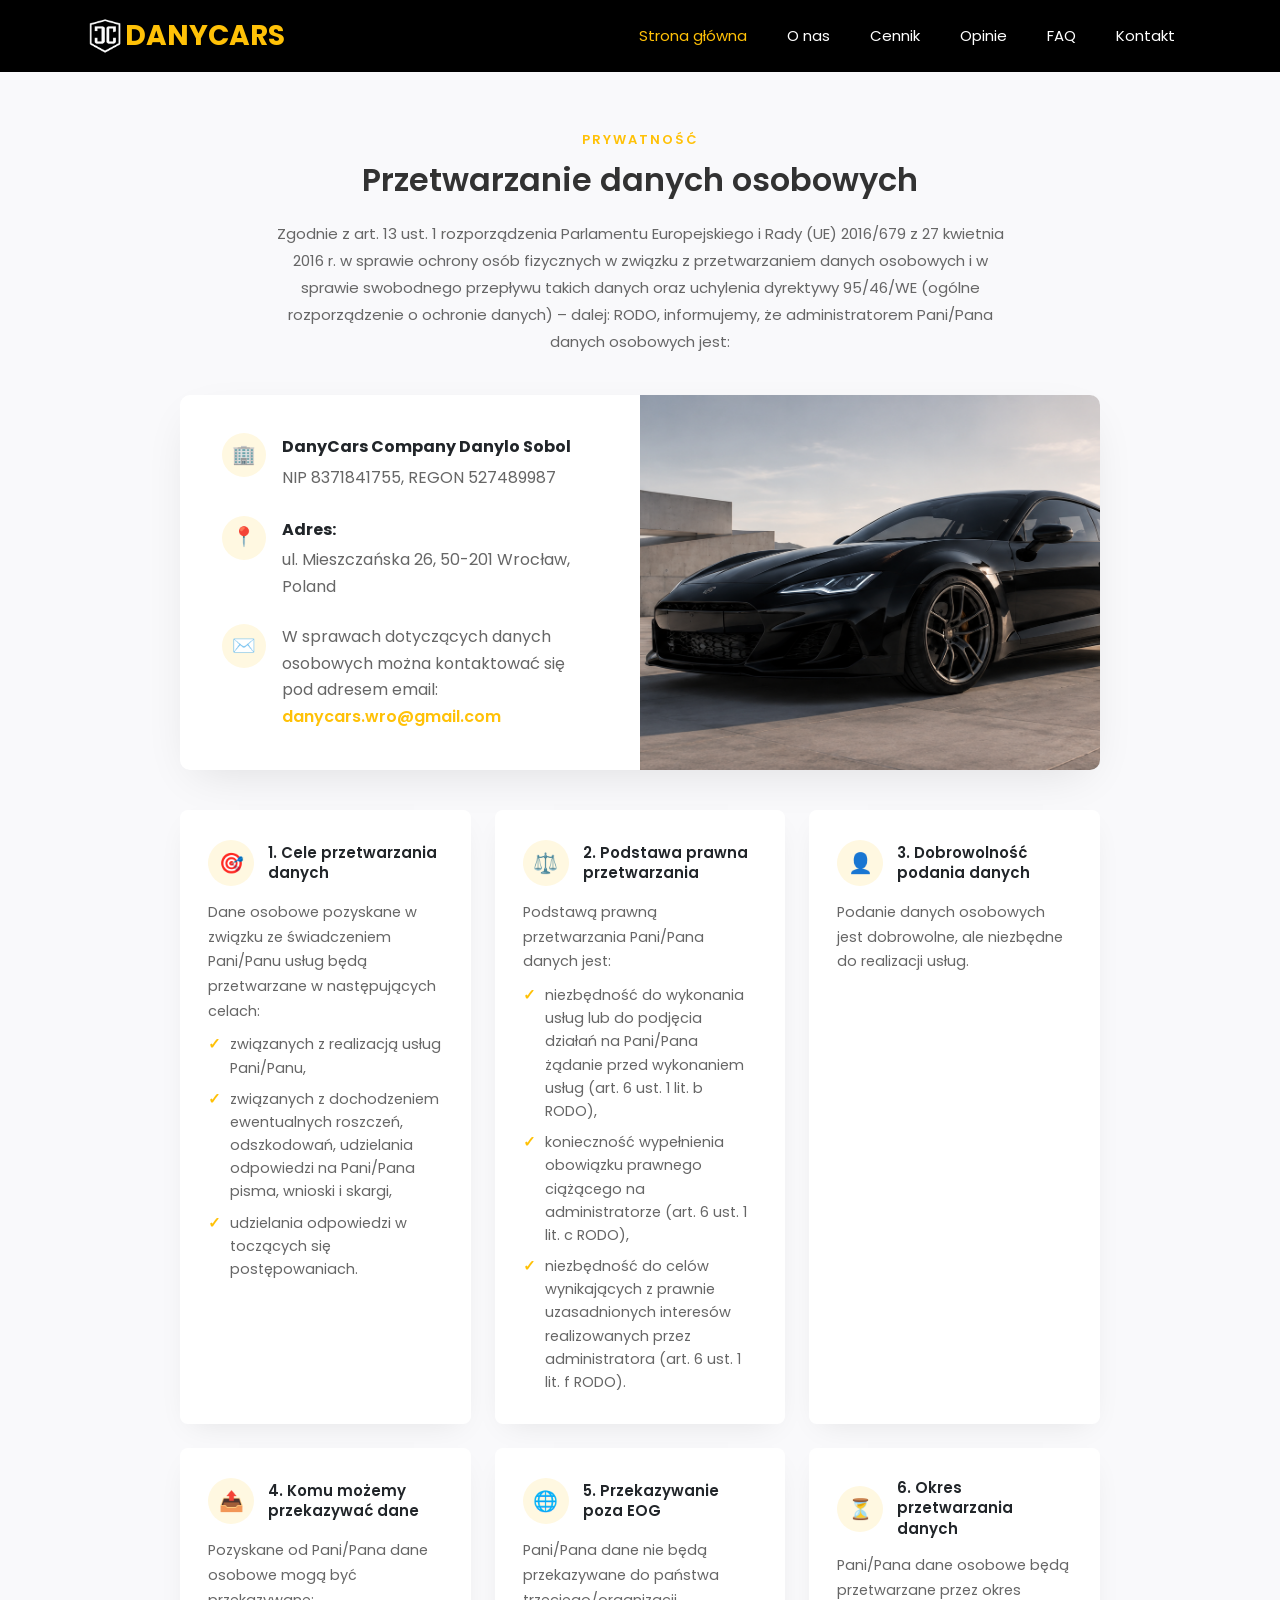
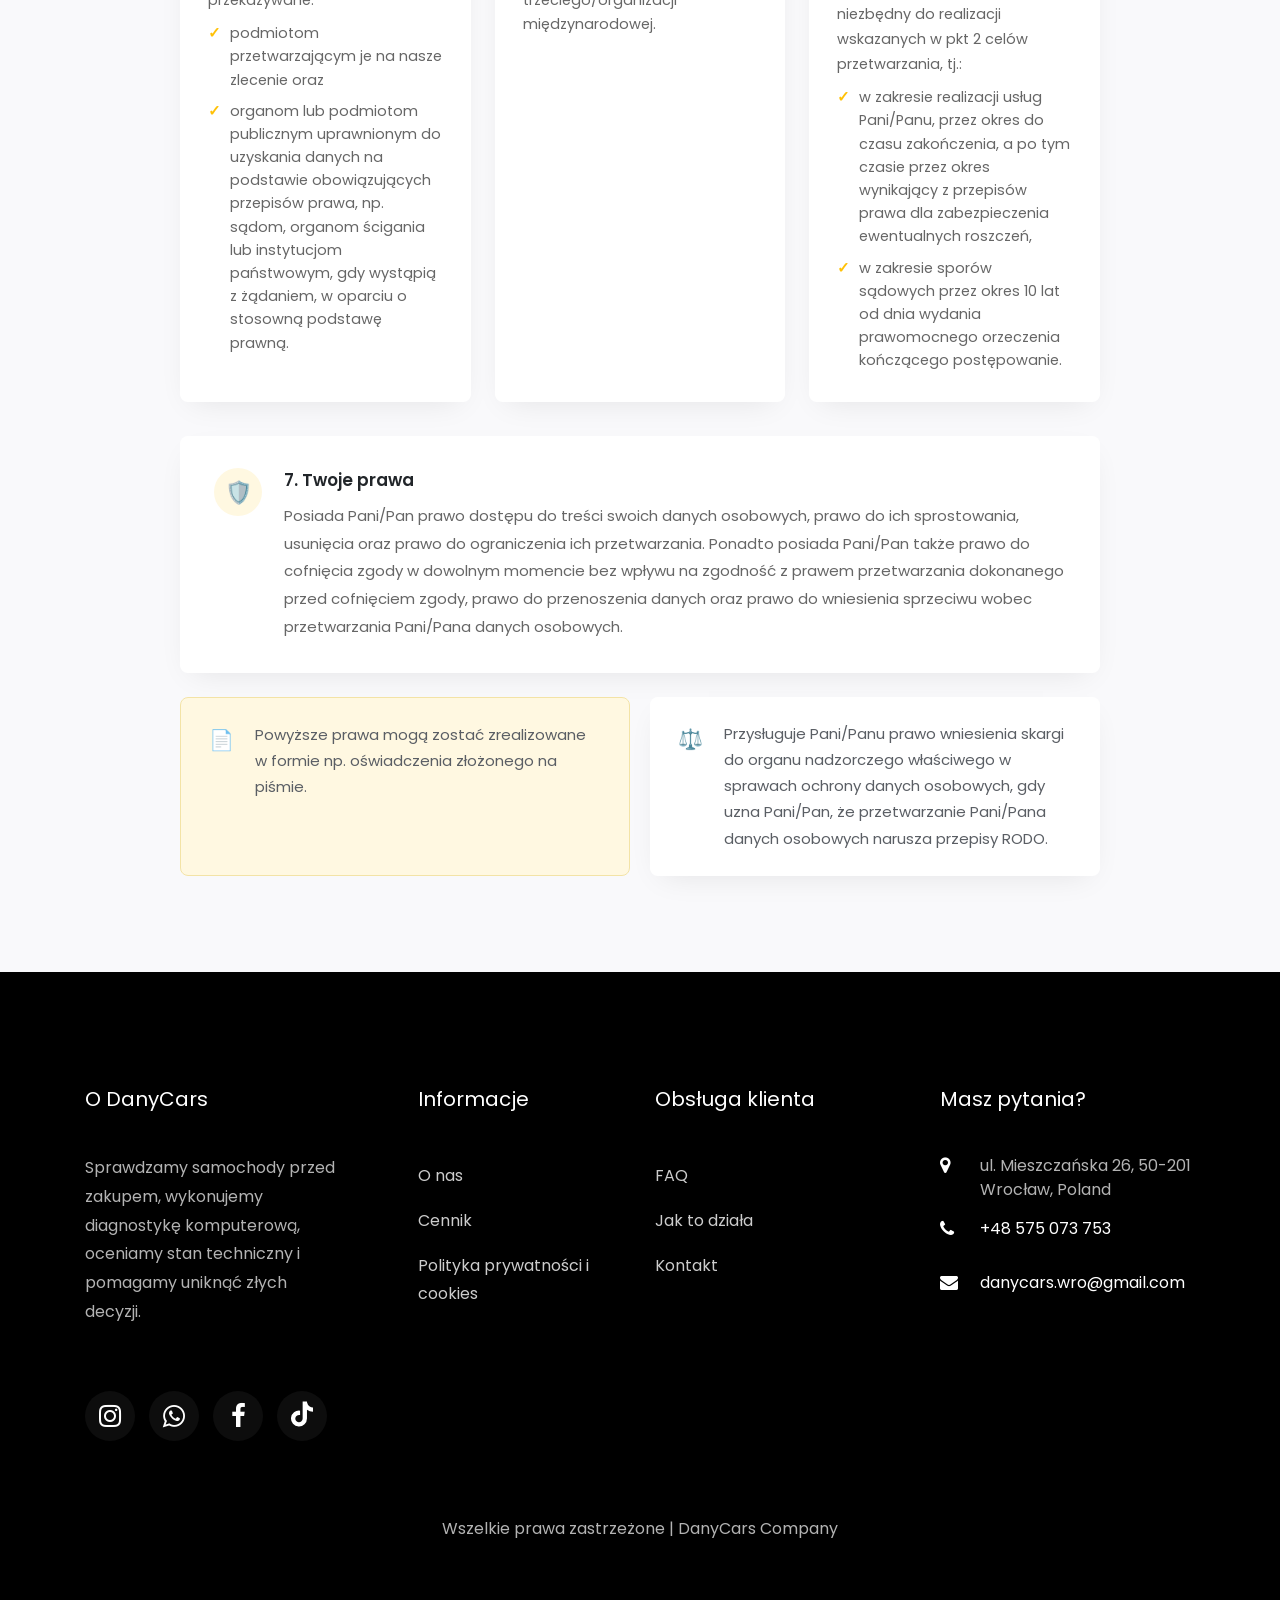
<file: danycars-polityka-prywatnosci.html>
<!DOCTYPE html>
<html lang="pl">
<head>
    <title>DanyCars Company - Polityka prywatności</title>
    <meta charset="utf-8">
    <meta name="viewport" content="width=device-width, initial-scale=1, shrink-to-fit=no">
    <link href="https://fonts.googleapis.com/css?family=Poppins:200,300,400,500,600,700,800&display=swap" rel="stylesheet">
    <link rel="stylesheet" href="css/open-iconic-bootstrap.min.css">
    <link rel="stylesheet" href="css/animate.css">
    <link rel="stylesheet" href="css/owl.carousel.min.css">
    <link rel="stylesheet" href="css/owl.theme.default.min.css">
    <link rel="stylesheet" href="css/magnific-popup.css">

    <link rel="stylesheet" href="css/aos.css">

    <link rel="stylesheet" href="css/ionicons.min.css">

    <link rel="stylesheet" href="css/bootstrap-datepicker.css">
    <link rel="stylesheet" href="css/jquery.timepicker.css">


    <link rel="stylesheet" href="css/flaticon.css">
    <link rel="stylesheet" href="css/icomoon.css">
    <link rel="stylesheet" href="css/style.css">
    <link rel="stylesheet" href="css/privacy-policy.css">
    <link rel="stylesheet" href="css/subpages.css">
</head>
<body>
<nav class="navbar navbar-expand-lg navbar-dark ftco_navbar bg-dark ftco-navbar-light" id="ftco-navbar">
    <div class="container">
        <a class="navbar-brand d-flex align-items-center" href="index.html">
            <img src="images/Logo_froftco.png" alt="DanyCars logo" class="navbar-logo">
            <span class="brand-text">Dany<span class="text-warning">Cars</span></span>
        </a>
        <button class="navbar-toggler" type="button" data-toggle="collapse" data-target="#ftco-nav" aria-controls="ftco-nav" aria-expanded="false" aria-label="Toggle navigation">
            <span class="oi oi-menu"></span> Menu
        </button>

        <div class="collapse navbar-collapse" id="ftco-nav">
            <ul class="navbar-nav ml-auto">
                <li class="nav-item active"><a href="index.html" class="nav-link">Strona główna</a></li>
                <li class="nav-item"><a href="danycars-o-nas.html" class="nav-link">O nas</a></li>
                <li class="nav-item"><a href="danycars-price-uslugi.html" class="nav-link">Cennik</a></li>
                <li class="nav-item"><a href="danycars-opinie.html" class="nav-link">Opinie</a></li>
                <li class="nav-item"><a href="danycars-faq.html" class="nav-link">FAQ</a></li>
                <li class="nav-item"><a href="danycars-contact.html" class="nav-link">Kontakt</a></li>
            </ul>
        </div>
    </div>
</nav>
<!-- END nav -->

<section class="ftco-section privacy-section">
    <div class="container">
        <div class="row justify-content-center mb-4">
            <div class="col-md-8 text-center heading-section ftco-animate">
                <span class="subheading">Prywatność</span>
                <h2 class="mb-3">Przetwarzanie danych osobowych</h2>
                <p class="pp-intro">Zgodnie z art. 13 ust. 1 rozporządzenia Parlamentu Europejskiego i Rady (UE) 2016/679 z 27 kwietnia 2016 r. w sprawie ochrony osób fizycznych w związku z przetwarzaniem danych osobowych i w sprawie swobodnego przepływu takich danych oraz uchylenia dyrektywy 95/46/WE (ogólne rozporządzenie o ochronie danych) – dalej: RODO, informujemy, że administratorem Pani/Pana danych osobowych jest:</p>
            </div>
        </div>

        <div class="row justify-content-center">
            <div class="col-lg-10 ftco-animate">

                <div class="pp-admin-card">
                    <div class="pp-admin-info">
                        <div class="pp-admin-row">
                            <span class="pp-admin-icon">🏢</span>
                            <div>
                                <strong>DanyCars Company Danylo Sobol</strong>
                                <p>NIP 8371841755, REGON 527489987</p>
                            </div>
                        </div>
                        <div class="pp-admin-row">
                            <span class="pp-admin-icon">📍</span>
                            <div>
                                <strong>Adres:</strong>
                                <p>ul. Mieszczańska 26, 50-201 Wrocław, Poland</p>
                            </div>
                        </div>
                        <div class="pp-admin-row">
                            <span class="pp-admin-icon">✉️</span>
                            <div>
                                <p>W sprawach dotyczących danych osobowych można kontaktować się pod adresem email:</p>
                                <a href="mailto:danycars.wro@gmail.com" target="_blank" rel="noopener">danycars.wro@gmail.com</a>
                            </div>
                        </div>
                    </div>
                    <div class="pp-admin-image" style="background-image: url('images/privacy-car.jpg');"></div>
                </div>

                <div class="pp-grid">
                    <div class="pp-card">
                        <div class="pp-card-head">
                            <span class="pp-card-icon">🎯</span>
                            <h3>1. Cele przetwarzania danych</h3>
                        </div>
                        <p>Dane osobowe pozyskane w związku ze świadczeniem Pani/Panu usług będą przetwarzane w następujących celach:</p>
                        <ul>
                            <li>związanych z realizacją usług Pani/Panu,</li>
                            <li>związanych z dochodzeniem ewentualnych roszczeń, odszkodowań, udzielania odpowiedzi na Pani/Pana pisma, wnioski i skargi,</li>
                            <li>udzielania odpowiedzi w toczących się postępowaniach.</li>
                        </ul>
                    </div>

                    <div class="pp-card">
                        <div class="pp-card-head">
                            <span class="pp-card-icon">⚖️</span>
                            <h3>2. Podstawa prawna przetwarzania</h3>
                        </div>
                        <p>Podstawą prawną przetwarzania Pani/Pana danych jest:</p>
                        <ul>
                            <li>niezbędność do wykonania usług lub do podjęcia działań na Pani/Pana żądanie przed wykonaniem usług (art. 6 ust. 1 lit. b RODO),</li>
                            <li>konieczność wypełnienia obowiązku prawnego ciążącego na administratorze (art. 6 ust. 1 lit. c RODO),</li>
                            <li>niezbędność do celów wynikających z prawnie uzasadnionych interesów realizowanych przez administratora (art. 6 ust. 1 lit. f RODO).</li>
                        </ul>
                    </div>

                    <div class="pp-card">
                        <div class="pp-card-head">
                            <span class="pp-card-icon">👤</span>
                            <h3>3. Dobrowolność podania danych</h3>
                        </div>
                        <p>Podanie danych osobowych jest dobrowolne, ale niezbędne do realizacji usług.</p>
                    </div>

                    <div class="pp-card">
                        <div class="pp-card-head">
                            <span class="pp-card-icon">📤</span>
                            <h3>4. Komu możemy przekazywać dane</h3>
                        </div>
                        <p>Pozyskane od Pani/Pana dane osobowe mogą być przekazywane:</p>
                        <ul>
                            <li>podmiotom przetwarzającym je na nasze zlecenie oraz</li>
                            <li>organom lub podmiotom publicznym uprawnionym do uzyskania danych na podstawie obowiązujących przepisów prawa, np. sądom, organom ścigania lub instytucjom państwowym, gdy wystąpią z żądaniem, w oparciu o stosowną podstawę prawną.</li>
                        </ul>
                    </div>

                    <div class="pp-card">
                        <div class="pp-card-head">
                            <span class="pp-card-icon">🌐</span>
                            <h3>5. Przekazywanie poza EOG</h3>
                        </div>
                        <p>Pani/Pana dane nie będą przekazywane do państwa trzeciego/organizacji międzynarodowej.</p>
                    </div>

                    <div class="pp-card">
                        <div class="pp-card-head">
                            <span class="pp-card-icon">⏳</span>
                            <h3>6. Okres przetwarzania danych</h3>
                        </div>
                        <p>Pani/Pana dane osobowe będą przetwarzane przez okres niezbędny do realizacji wskazanych w pkt 2 celów przetwarzania, tj.:</p>
                        <ul>
                            <li>w zakresie realizacji usług Pani/Panu, przez okres do czasu zakończenia, a po tym czasie przez okres wynikający z przepisów prawa dla zabezpieczenia ewentualnych roszczeń,</li>
                            <li>w zakresie sporów sądowych przez okres 10 lat od dnia wydania prawomocnego orzeczenia kończącego postępowanie.</li>
                        </ul>
                    </div>
                </div>

                <div class="pp-rights">
                    <span class="pp-rights-icon">🛡️</span>
                    <div>
                        <h3>7. Twoje prawa</h3>
                        <p>Posiada Pani/Pan prawo dostępu do treści swoich danych osobowych, prawo do ich sprostowania, usunięcia oraz prawo do ograniczenia ich przetwarzania. Ponadto posiada Pani/Pan także prawo do cofnięcia zgody w dowolnym momencie bez wpływu na zgodność z prawem przetwarzania dokonanego przed cofnięciem zgody, prawo do przenoszenia danych oraz prawo do wniesienia sprzeciwu wobec przetwarzania Pani/Pana danych osobowych.</p>
                    </div>
                </div>

                <div class="pp-footnotes">
                    <div class="pp-footnote pp-footnote-highlight">
                        <span class="pp-footnote-icon">📄</span>
                        <p>Powyższe prawa mogą zostać zrealizowane w formie np. oświadczenia złożonego na piśmie.</p>
                    </div>
                    <div class="pp-footnote">
                        <span class="pp-footnote-icon">⚖️</span>
                        <p>Przysługuje Pani/Panu prawo wniesienia skargi do organu nadzorczego właściwego w sprawach ochrony danych osobowych, gdy uzna Pani/Pan, że przetwarzanie Pani/Pana danych osobowych narusza przepisy RODO.</p>
                    </div>
                </div>

            </div>
        </div>
    </div>
</section>

<footer class="ftco-footer ftco-bg-dark ftco-section">
    <div class="container">
        <div class="row mb-5 footer-main-row">
            <div class="col-md footer-col footer-col-about">
                <div class="ftco-footer-widget mb-4">
                    <h2 class="ftco-heading-2">O DanyCars</h2>
                    <p>Sprawdzamy samochody przed zakupem, wykonujemy diagnostykę komputerową, oceniamy stan techniczny i pomagamy uniknąć złych decyzji.</p>
                    <ul class="ftco-footer-social list-unstyled float-md-left float-lft mt-5">
                        <li class="ftco-animate"><a href="https://www.instagram.com/danycars.pl?igsh=MTdrOTAxdDE5Z2l6Zg%3D%3D&utm_source=qr" target="_blank" rel="noopener"><span class="icon-instagram"></span></a></li>
                        <li class="ftco-animate"><a href="https://wa.me/48575073753?text=Chciałbym%20sprawdzić%20auto%20przed%20zakupem." target="_blank" rel="noopener"><span class="icon-whatsapp"></span></a></li>                        
                        <li class="ftco-animate"><a href="https://www.facebook.com/profile.php?id=100067298748307&locale=pl_PL" target="_blank" rel="noopener"><span class="icon-facebook"></span></a></li>
                        <li class="ftco-animate"><a href="https://www.tiktok.com/@danycars_pl" target="_blank" rel="noopener" aria-label="TikTok"><span class="icon-tiktok" style="display:inline-block;width:22px;height:26px;margin-top:-2px;"><svg width="22" height="26" viewBox="0 0 448 512" fill="currentColor" xmlns="http://www.w3.org/2000/svg"><path d="M448,209.91a210.06,210.06,0,0,1-122.77-39.25V349.38A162.55,162.55,0,1,1,185,188.31V278.2a74.62,74.62,0,1,0,52.23,71.18V0l88,0a121.18,121.18,0,0,0,1.86,22.17h0A122.18,122.18,0,0,0,381,102.39a121.43,121.43,0,0,0,67,20.14Z"/></svg></span></a></li>
                    </ul>
                </div>
            </div>
            <div class="col-md footer-col footer-col-info">
                <div class="ftco-footer-widget mb-4 ml-md-5">
                    <h2 class="ftco-heading-2">Informacje</h2>
                    <ul class="list-unstyled">
                        <li><a href="danycars-o-nas.html" class="py-2 d-block">O nas</a></li>
                        <li><a href="danycars-price-uslugi.html" class="py-2 d-block">Cennik</a></li>
                        <li><a href="danycars-polityka-prywatnosci.html" class="py-2 d-block">Polityka prywatności i cookies</a></li>
                    </ul>
                </div>
            </div>
            <div class="col-md footer-col footer-col-service">
                <div class="ftco-footer-widget mb-4">
                    <h2 class="ftco-heading-2">Obsługa klienta</h2>
                    <ul class="list-unstyled">
                        <li><a href="danycars-faq.html" class="py-2 d-block">FAQ</a></li>
                        <li><a href="index.html#jak-to-dziala" class="py-2 d-block">Jak to działa</a></li>
                        <li><a href="danycars-contact.html" class="py-2 d-block">Kontakt</a></li>
                    </ul>
                </div>
            </div>
            <div class="col-md footer-col footer-col-contact">
                <div class="ftco-footer-widget mb-4">
                    <h2 class="ftco-heading-2">Masz pytania?</h2>
                    <div class="block-23 mb-3">
                        <ul>
                            <li><span class="icon icon-map-marker"></span><span class="text">ul. Mieszczańska 26, 50-201 Wrocław, Poland</span></li>
                            <li><a href="tel:+48575073753"><span class="icon icon-phone"></span><span class="text">+48 575 073 753</span></a></li>
                            <li><a href="mailto:danycars.wro@gmail.com" target="_blank" rel="noopener"><span class="icon icon-envelope"></span><span class="text">danycars.wro@gmail.com</span></a></li>
                        </ul>
                    </div>
                </div>
            </div>
        </div>
        <div class="row">
            <div class="col-md-12 text-center">
                <p>
                    Wszelkie prawa zastrzeżone | DanyCars Company
                </p>
            </div>
        </div>
    </div>
</footer>



<!-- loader -->
<div id="ftco-loader" class="show fullscreen"><svg class="circular" width="48px" height="48px"><circle class="path-bg" cx="24" cy="24" r="22" fill="none" stroke-width="4" stroke="#eeeeee"/><circle class="path" cx="24" cy="24" r="22" fill="none" stroke-width="4" stroke-miterlimit="10" stroke="#ffc107"/></svg></div>


<script src="js/jquery.min.js"></script>
<script src="js/jquery-migrate-3.0.1.min.js"></script>
<script src="js/popper.min.js"></script>
<script src="js/bootstrap.min.js"></script>
<script src="js/jquery.easing.1.3.js"></script>
<script src="js/jquery.waypoints.min.js"></script>
<script src="js/jquery.stellar.min.js"></script>
<script src="js/owl.carousel.min.js"></script>
<script src="js/jquery.magnific-popup.min.js"></script>
<script src="js/aos.js"></script>
<script src="js/jquery.animateNumber.min.js"></script>
<script src="js/bootstrap-datepicker.js"></script>
<script src="js/jquery.timepicker.min.js"></script>
<script src="js/scrollax.min.js"></script>
<script src="js/main.js"></script>

</body>
</html>
</file>
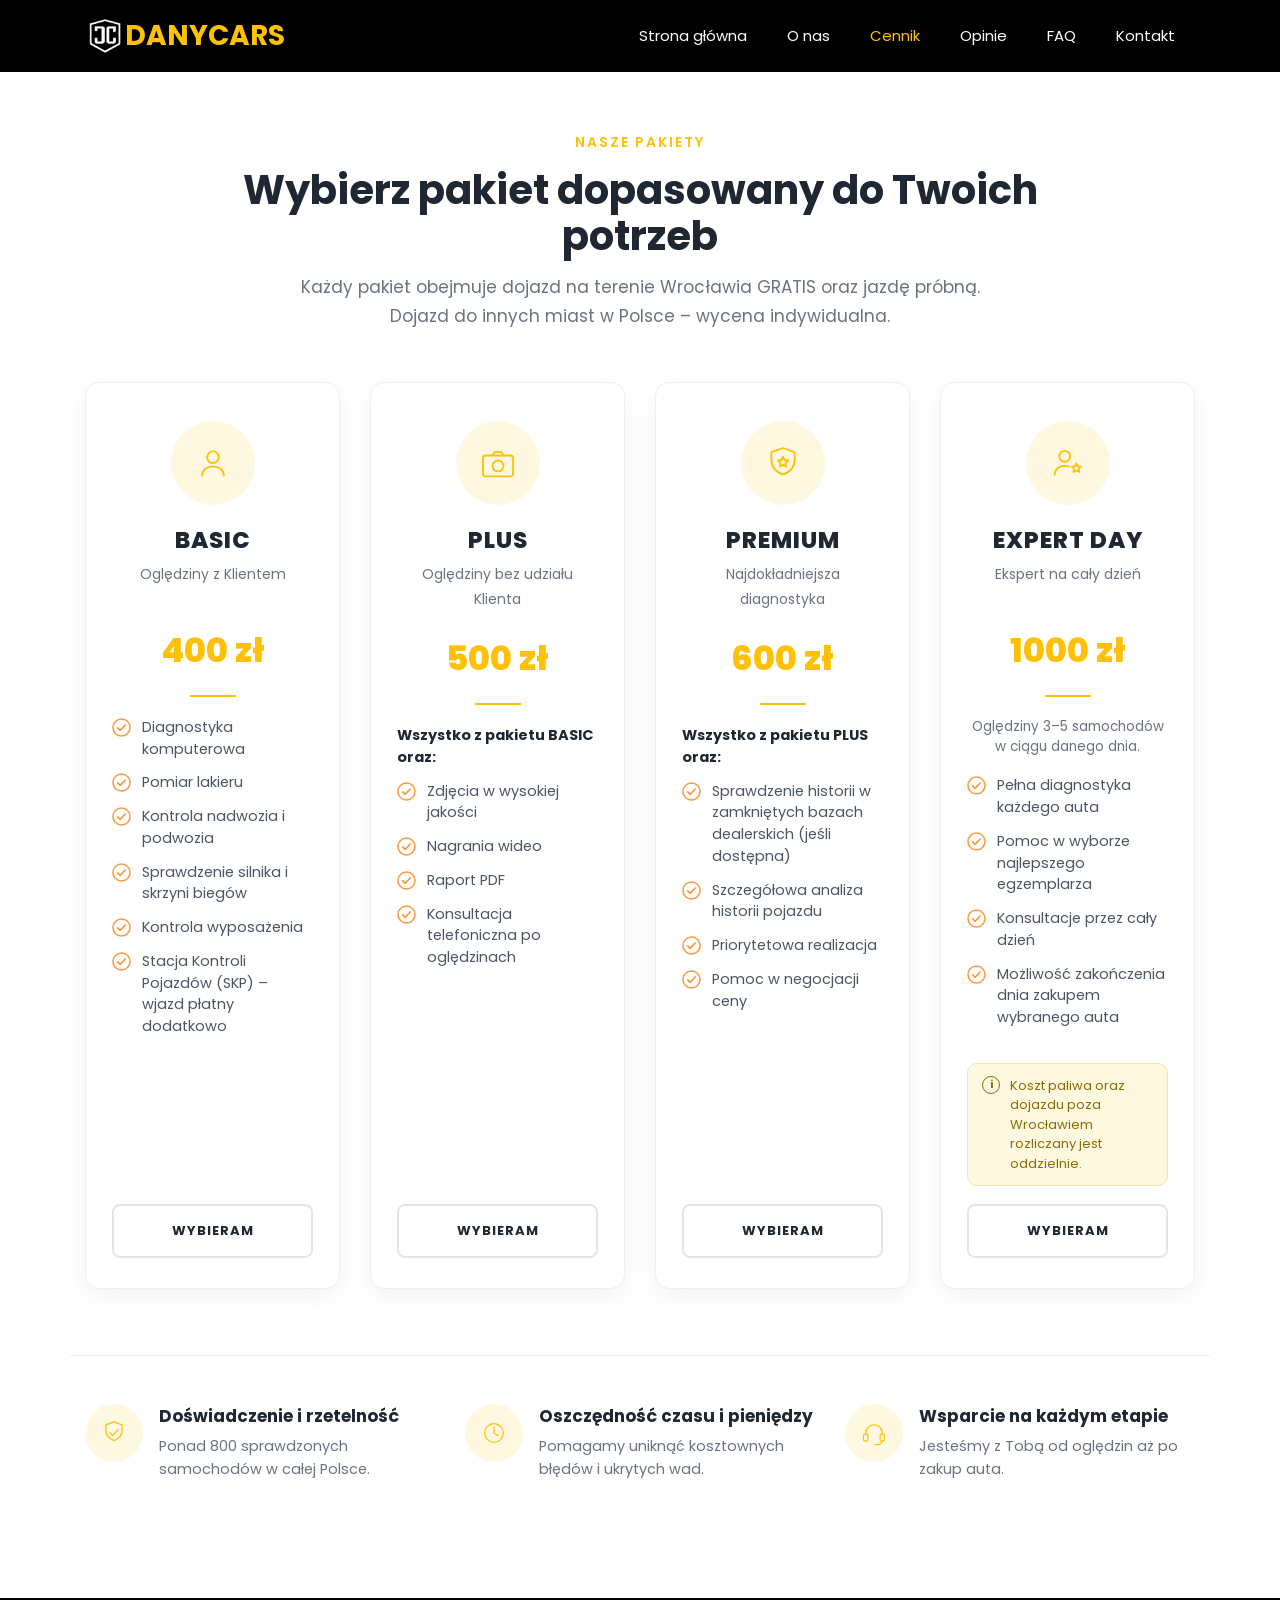
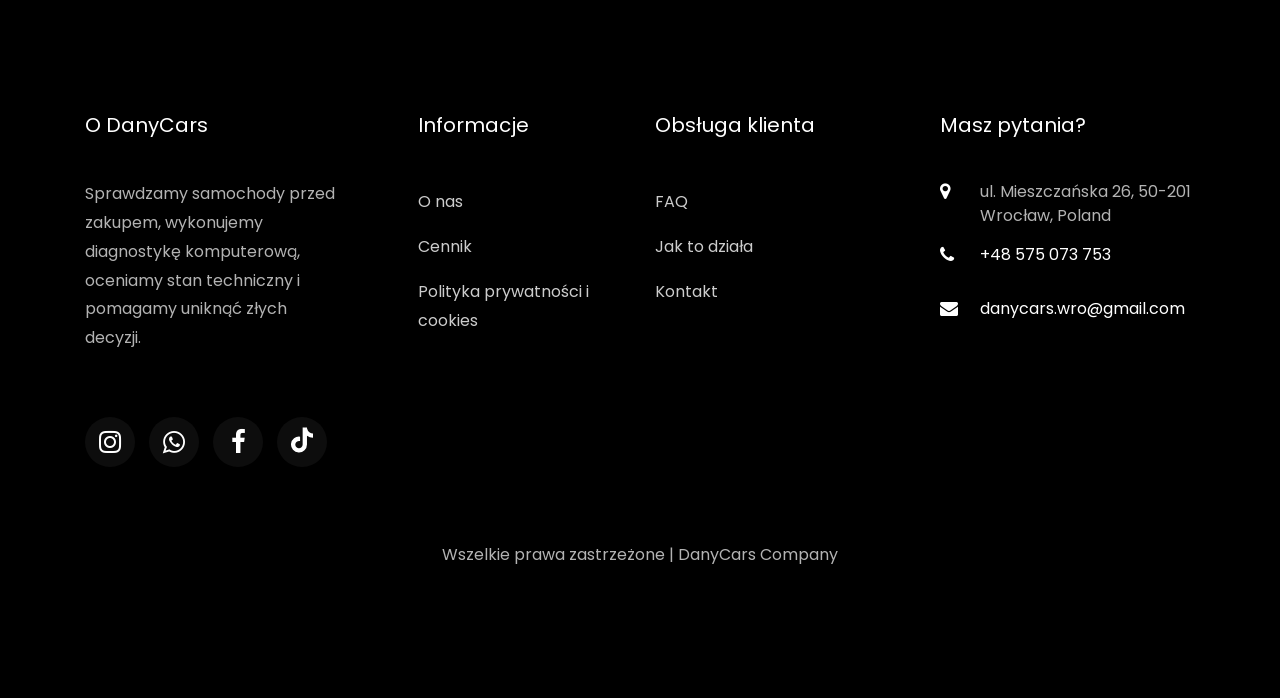
<file: danycars-price-uslugi.html>
<!DOCTYPE html>
<html lang="pl">
<head>
	<title>DanyCars Company - Usługi</title>
	<meta charset="utf-8">
	<meta name="viewport" content="width=device-width, initial-scale=1, shrink-to-fit=no">
	<link href="https://fonts.googleapis.com/css?family=Poppins:200,300,400,500,600,700,800&display=swap" rel="stylesheet">
	<link rel="stylesheet" href="css/open-iconic-bootstrap.min.css">
	<link rel="stylesheet" href="css/animate.css">
	<link rel="stylesheet" href="css/owl.carousel.min.css">
	<link rel="stylesheet" href="css/owl.theme.default.min.css">
	<link rel="stylesheet" href="css/magnific-popup.css">

	<link rel="stylesheet" href="css/aos.css">

	<link rel="stylesheet" href="css/ionicons.min.css">

	<link rel="stylesheet" href="css/bootstrap-datepicker.css">
	<link rel="stylesheet" href="css/jquery.timepicker.css">


	<link rel="stylesheet" href="css/flaticon.css">
	<link rel="stylesheet" href="css/icomoon.css">
	<link rel="stylesheet" href="css/style.css">
	<link rel="stylesheet" href="css/services.css">
	<link rel="stylesheet" href="css/packages.css">
</head>
<body>
<nav class="navbar navbar-expand-lg navbar-dark ftco_navbar bg-dark ftco-navbar-light" id="ftco-navbar">
	<div class="container">
		<a class="navbar-brand d-flex align-items-center" href="index.html">
			<img src="images/Logo_froftco.png" alt="DanyCars logo" class="navbar-logo">
			<span class="brand-text">Dany<span class="text-warning">Cars</span></span>
		</a>
		<button class="navbar-toggler" type="button" data-toggle="collapse" data-target="#ftco-nav" aria-controls="ftco-nav" aria-expanded="false" aria-label="Toggle navigation">
			<span class="oi oi-menu"></span> Menu
		</button>

		<div class="collapse navbar-collapse" id="ftco-nav">
			<ul class="navbar-nav ml-auto">
				<li class="nav-item"><a href="index.html" class="nav-link">Strona główna</a></li>
				<li class="nav-item"><a href="danycars-o-nas.html" class="nav-link">O nas</a></li>
				<li class="nav-item active"><a href="danycars-price-uslugi.html" class="nav-link">Cennik</a></li>
				<li class="nav-item"><a href="danycars-opinie.html" class="nav-link">Opinie</a></li>
				<li class="nav-item"><a href="danycars-faq.html" class="nav-link">FAQ</a></li>
				<li class="nav-item"><a href="danycars-contact.html" class="nav-link">Kontakt</a></li>
			</ul>
		</div>
	</div>
</nav>
<!-- END nav -->

<section class="ftco-section pricing-section">
	<div class="container">
		<div class="row justify-content-center text-center">
			<div class="col-lg-9 pricing-head ftco-animate">
				<span class="subheading">Nasze pakiety</span>
				<h2 class="pricing-title">Wybierz pakiet dopasowany do Twoich potrzeb</h2>
				<p class="pricing-lead">Każdy pakiet obejmuje dojazd na terenie Wrocławia GRATIS oraz jazdę próbną.<br>Dojazd do innych miast w Polsce – wycena indywidualna.</p>
			</div>
		</div>

		<div class="row pricing-grid">

			<!-- BASIC -->
			<div class="col-12 col-md-6 col-lg-3 d-flex ftco-animate">
				<div class="price-card">
					<div class="price-icon">
						<svg viewBox="0 0 48 48" fill="none" stroke="currentColor" stroke-width="2.2" stroke-linecap="round" stroke-linejoin="round"><circle cx="24" cy="17" r="7"/><path d="M11 39c0-7.2 6-11 13-11s13 3.8 13 11"/></svg>
					</div>
					<h3 class="price-name">BASIC</h3>
					<p class="price-sub">Oględziny z Klientem</p>
					<div class="price-amount">400 zł</div>
					<ul class="price-features">
						<li>Diagnostyka komputerowa</li>
						<li>Pomiar lakieru</li>
						<li>Kontrola nadwozia i podwozia</li>
						<li>Sprawdzenie silnika i skrzyni biegów</li>
						<li>Kontrola wyposażenia</li>
						<li>Stacja Kontroli Pojazdów (SKP) – wjazd płatny dodatkowo</li>
					</ul>
					<a href="danycars-contact.html#contact-form" class="price-btn">Wybieram</a>
				</div>
			</div>

			<!-- PLUS -->
			<div class="col-12 col-md-6 col-lg-3 d-flex ftco-animate">
				<div class="price-card">
					<div class="price-icon">
						<svg viewBox="0 0 48 48" fill="none" stroke="currentColor" stroke-width="2.2" stroke-linecap="round" stroke-linejoin="round"><rect x="6" y="15" width="36" height="25" rx="3"/><path d="M17 15l3-4h8l3 4"/><circle cx="24" cy="27.5" r="6.5"/></svg>
					</div>
					<span class="price-badge">Najczęściej wybierany</span>
					<h3 class="price-name">PLUS</h3>
					<p class="price-sub">Oględziny bez udziału Klienta</p>
					<div class="price-amount">500 zł</div>
					<ul class="price-features">
						<li class="price-more">Wszystko z pakietu BASIC oraz:</li>
						<li>Zdjęcia w wysokiej jakości</li>
						<li>Nagrania wideo</li>
						<li>Raport PDF</li>
						<li>Konsultacja telefoniczna po oględzinach</li>
					</ul>
					<a href="danycars-contact.html#contact-form" class="price-btn">Wybieram</a>
				</div>
			</div>

			<!-- PREMIUM -->
			<div class="col-12 col-md-6 col-lg-3 d-flex ftco-animate">
				<div class="price-card">
					<div class="price-icon">
						<svg viewBox="0 0 48 48" fill="none" stroke="currentColor" stroke-width="2.2" stroke-linecap="round" stroke-linejoin="round"><path d="M24 6l14 5v8.5c0 9-6 15.5-14 18.5-8-3-14-9.5-14-18.5V11l14-5Z"/><path d="M24 16.5l1.9 3.9 4.3.6-3.1 3 .7 4.3-3.8-2-3.8 2 .7-4.3-3.1-3 4.3-.6L24 16.5Z"/></svg>
					</div>
					<h3 class="price-name">PREMIUM</h3>
					<p class="price-sub">Najdokładniejsza diagnostyka</p>
					<div class="price-amount">600 zł</div>
					<ul class="price-features">
						<li class="price-more">Wszystko z pakietu PLUS oraz:</li>
						<li>Sprawdzenie historii w zamkniętych bazach dealerskich (jeśli dostępna)</li>
						<li>Szczegółowa analiza historii pojazdu</li>
						<li>Priorytetowa realizacja</li>
						<li>Pomoc w negocjacji ceny</li>
					</ul>
					<a href="danycars-contact.html#contact-form" class="price-btn">Wybieram</a>
				</div>
			</div>

			<!-- EXPERT DAY -->
			<div class="col-12 col-md-6 col-lg-3 d-flex ftco-animate">
				<div class="price-card">
					<div class="price-icon">
						<svg viewBox="0 0 48 48" fill="none" stroke="currentColor" stroke-width="2.2" stroke-linecap="round" stroke-linejoin="round"><circle cx="20" cy="16" r="6.5"/><path d="M8 38c0-6.8 5.4-10.5 12-10.5 1.9 0 3.7.3 5.3.9"/><path d="M34 24.5l1.7 3.4 3.8.5-2.7 2.7.6 3.7-3.4-1.8-3.4 1.8.6-3.7-2.7-2.7 3.8-.5L34 24.5Z"/></svg>
					</div>
					<span class="price-badge">Najlepszy wybór</span>
					<h3 class="price-name">EXPERT DAY</h3>
					<p class="price-sub">Ekspert na cały dzień</p>
					<div class="price-amount">1000 zł</div>
					<p class="price-daynote">Oględziny 3–5 samochodów w ciągu danego dnia.</p>
					<ul class="price-features">
						<li>Pełna diagnostyka każdego auta</li>
						<li>Pomoc w wyborze najlepszego egzemplarza</li>
						<li>Konsultacje przez cały dzień</li>
						<li>Możliwość zakończenia dnia zakupem wybranego auta</li>
					</ul>
					<div class="price-note">
						<span class="price-note-ic">i</span>
						<span>Koszt paliwa oraz dojazdu poza Wrocławiem rozliczany jest oddzielnie.</span>
					</div>
					<a href="danycars-contact.html#contact-form" class="price-btn">Wybieram</a>
				</div>
			</div>

		</div>

		<div class="row pricing-trust">
			<div class="col-12 col-md-4 trust-item ftco-animate">
				<div class="trust-icon">
					<svg viewBox="0 0 48 48" fill="none" stroke="currentColor" stroke-width="2.2" stroke-linecap="round" stroke-linejoin="round"><path d="M24 5l14 5v9c0 9-6 15-14 18-8-3-14-9-14-18v-9l14-5Z"/><path d="M17 23.5l5 5 9-10"/></svg>
				</div>
				<div class="trust-text">
					<h4>Doświadczenie i rzetelność</h4>
					<p>Ponad 800 sprawdzonych samochodów w całej Polsce.</p>
				</div>
			</div>
			<div class="col-12 col-md-4 trust-item ftco-animate">
				<div class="trust-icon">
					<svg viewBox="0 0 48 48" fill="none" stroke="currentColor" stroke-width="2.2" stroke-linecap="round" stroke-linejoin="round"><circle cx="24" cy="24" r="16"/><path d="M24 14v10l7 4"/></svg>
				</div>
				<div class="trust-text">
					<h4>Oszczędność czasu i pieniędzy</h4>
					<p>Pomagamy uniknąć kosztownych błędów i ukrytych wad.</p>
				</div>
			</div>
			<div class="col-12 col-md-4 trust-item ftco-animate">
				<div class="trust-icon">
					<svg viewBox="0 0 48 48" fill="none" stroke="currentColor" stroke-width="2.2" stroke-linecap="round" stroke-linejoin="round"><path d="M10 26v-2a14 14 0 0 1 28 0v2"/><rect x="6" y="26" width="7.5" height="12" rx="2.5"/><rect x="34.5" y="26" width="7.5" height="12" rx="2.5"/><path d="M38 38a8 8 0 0 1-8 6h-4"/></svg>
				</div>
				<div class="trust-text">
					<h4>Wsparcie na każdym etapie</h4>
					<p>Jesteśmy z Tobą od oględzin aż po zakup auta.</p>
				</div>
			</div>
		</div>
	</div>
</section>

<footer class="ftco-footer ftco-bg-dark ftco-section">
	<div class="container">
		<div class="row mb-5 footer-main-row">
			<div class="col-md footer-col footer-col-about">
				<div class="ftco-footer-widget mb-4">
					<h2 class="ftco-heading-2">O DanyCars</h2>
					<p>Sprawdzamy samochody przed zakupem, wykonujemy diagnostykę komputerową, oceniamy stan techniczny i pomagamy uniknąć złych decyzji.</p>
                    <ul class="ftco-footer-social list-unstyled float-md-left float-lft mt-5">
                        <li class="ftco-animate"><a href="https://www.instagram.com/danycars.pl?igsh=MTdrOTAxdDE5Z2l6Zg%3D%3D&utm_source=qr" target="_blank" rel="noopener"><span class="icon-instagram"></span></a></li>
                        <li class="ftco-animate"><a href="https://wa.me/48575073753?text=Chciałbym%20sprawdzić%20auto%20przed%20zakupem." target="_blank" rel="noopener"><span class="icon-whatsapp"></span></a></li>                        
                        <li class="ftco-animate"><a href="https://www.facebook.com/profile.php?id=100067298748307&locale=pl_PL" target="_blank" rel="noopener"><span class="icon-facebook"></span></a></li>
                        <li class="ftco-animate"><a href="https://www.tiktok.com/@danycars_pl" target="_blank" rel="noopener" aria-label="TikTok"><span class="icon-tiktok" style="display:inline-block;width:22px;height:26px;margin-top:-2px;"><svg width="22" height="26" viewBox="0 0 448 512" fill="currentColor" xmlns="http://www.w3.org/2000/svg"><path d="M448,209.91a210.06,210.06,0,0,1-122.77-39.25V349.38A162.55,162.55,0,1,1,185,188.31V278.2a74.62,74.62,0,1,0,52.23,71.18V0l88,0a121.18,121.18,0,0,0,1.86,22.17h0A122.18,122.18,0,0,0,381,102.39a121.43,121.43,0,0,0,67,20.14Z"/></svg></span></a></li>
                    </ul>
				</div>
			</div>
			<div class="col-md footer-col footer-col-info">
				<div class="ftco-footer-widget mb-4 ml-md-5">
					<h2 class="ftco-heading-2">Informacje</h2>
					<ul class="list-unstyled">
						<li><a href="danycars-o-nas.html" class="py-2 d-block">O nas</a></li>
						<li><a href="danycars-price-uslugi.html" class="py-2 d-block">Cennik</a></li>
						<li><a href="danycars-polityka-prywatnosci.html" class="py-2 d-block">Polityka prywatności i cookies</a></li>
					</ul>
				</div>
			</div>
			<div class="col-md footer-col footer-col-service">
				<div class="ftco-footer-widget mb-4">
					<h2 class="ftco-heading-2">Obsługa klienta</h2>
					<ul class="list-unstyled">
						<li><a href="danycars-faq.html" class="py-2 d-block">FAQ</a></li>
						<li><a href="index.html#jak-to-dziala" class="py-2 d-block">Jak to działa</a></li>
						<li><a href="danycars-contact.html" class="py-2 d-block">Kontakt</a></li>
					</ul>
				</div>
			</div>
			<div class="col-md footer-col footer-col-contact">
				<div class="ftco-footer-widget mb-4">
					<h2 class="ftco-heading-2">Masz pytania?</h2>
					<div class="block-23 mb-3">
						<ul>
							<li><span class="icon icon-map-marker"></span><span class="text">ul. Mieszczańska 26, 50-201 Wrocław, Poland</span></li>
							<li><a href="tel:+48575073753"><span class="icon icon-phone"></span><span class="text">+48 575 073 753</span></a></li>
							<li><a href="mailto:danycars.wro@gmail.com" target="_blank" rel="noopener"><span class="icon icon-envelope"></span><span class="text">danycars.wro@gmail.com</span></a></li>
						</ul>
					</div>
				</div>
			</div>
		</div>
		<div class="row">
			<div class="col-md-12 text-center">
				<p>
					Wszelkie prawa zastrzeżone | DanyCars Company
				</p>
			</div>
		</div>
	</div>
</footer>



<!-- loader -->
<div id="ftco-loader" class="show fullscreen"><svg class="circular" width="48px" height="48px"><circle class="path-bg" cx="24" cy="24" r="22" fill="none" stroke-width="4" stroke="#eeeeee"/><circle class="path" cx="24" cy="24" r="22" fill="none" stroke-width="4" stroke-miterlimit="10" stroke="#ffc107"/></svg></div>


<script src="js/jquery.min.js"></script>
<script src="js/jquery-migrate-3.0.1.min.js"></script>
<script src="js/services.js"></script>
<script src="js/packages.js"></script>
<script src="js/popper.min.js"></script>
<script src="js/bootstrap.min.js"></script>
<script src="js/jquery.easing.1.3.js"></script>
<script src="js/jquery.waypoints.min.js"></script>
<script src="js/jquery.stellar.min.js"></script>
<script src="js/owl.carousel.min.js"></script>
<script src="js/jquery.magnific-popup.min.js"></script>
<script src="js/aos.js"></script>
<script src="js/jquery.animateNumber.min.js"></script>
<script src="js/bootstrap-datepicker.js"></script>
<script src="js/jquery.timepicker.min.js"></script>
<script src="js/scrollax.min.js"></script>
<script src="js/main.js"></script>

</body>
</html>
</file>
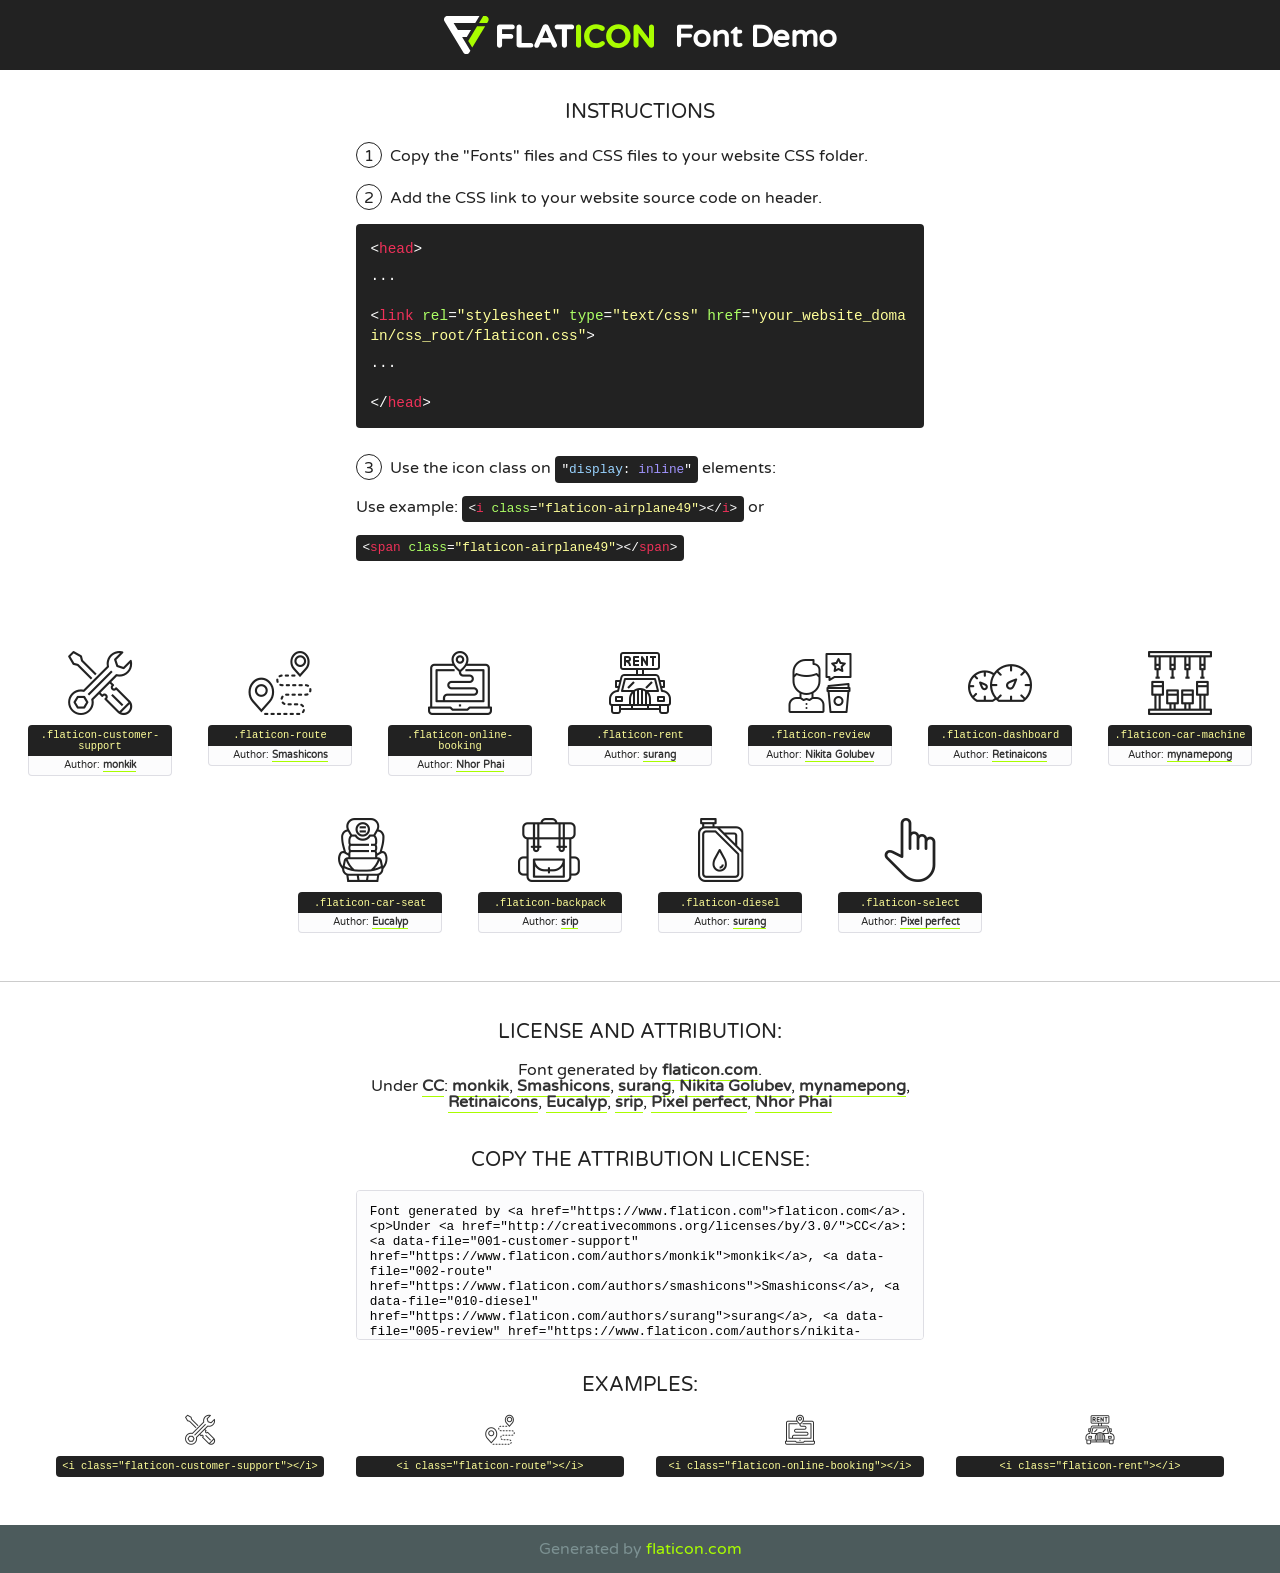
<file: fonts/flaticon/font/flaticon.html>
<!DOCTYPE html>
<!--
  Flaticon icon font: Flaticon
  Creation date: 24/07/2019 12:28
-->
<html>
<!DOCTYPE html>
<html>

<head>
    <title>Flaticon WebFont</title>
    <link href="http://fonts.googleapis.com/css?family=Varela+Round" rel="stylesheet" type="text/css" />
    <link rel="stylesheet" type="text/css" href="flaticon.css">
    <meta charset="UTF-8">
    <style>
    html, body, div, span, applet, object, iframe,
    h1, h2, h3, h4, h5, h6, p, blockquote, pre,
    a, abbr, acronym, address, big, cite, code,
    del, dfn, em, img, ins, kbd, q, s, samp,
    small, strike, strong, sub, sup, tt, var,
    b, u, i, center,
    dl, dt, dd, ol, ul, li,
    fieldset, form, label, legend,
    table, caption, tbody, tfoot, thead, tr, th, td,
    article, aside, canvas, details, embed, 
    figure, figcaption, footer, header, hgroup, 
    menu, nav, output, ruby, section, summary,
    time, mark, audio, video {
        margin: 0;
        padding: 0;
        border: 0;
        font-size: 100%;
        font: inherit;
        vertical-align: baseline;
    }
    /* HTML5 display-role reset for older browsers */
    article, aside, details, figcaption, figure, 
    footer, header, hgroup, menu, nav, section {
        display: block;
    }
    body {
        line-height: 1;
    }
    ol, ul {
        list-style: none;
    }
    blockquote, q {
        quotes: none;
    }
    blockquote:before, blockquote:after,
    q:before, q:after {
        content: '';
        content: none;
    }
    table {
        border-collapse: collapse;
        border-spacing: 0;
    }
    body {
        font-family: 'Varela Round', Helvetica, Arial, sans-serif;
        font-size: 16px;
        color: #222;
    }
    a {
        color: #333;
        border-bottom: 1px solid #a9fd00;
        font-weight: bold;
        text-decoration: none;
    }
    * {
        -moz-box-sizing: border-box;
        -webkit-box-sizing: border-box;
        box-sizing: border-box;
        margin: 0;
        padding: 0;
    }
    [class^="flaticon-"]:before, [class*=" flaticon-"]:before, [class^="flaticon-"]:after, [class*=" flaticon-"]:after {
        font-family: Flaticon;
        font-size: 30px;
        font-style: normal;
        margin-left: 20px;
        color: #333;
    }
    .wrapper {
        max-width: 600px;
        margin: auto;
        padding: 0 1em;
    }
    .title {
        font-size: 1.25em;
        text-align: center;
        margin-bottom: 1em;
        text-transform: uppercase;
    }
    header {
        text-align: center;
        background-color: #222;
        color: #fff;
        padding: 1em;
    }
    header .logo {
        width: 210px;
        height: 38px;
        display: inline-block;
        vertical-align: middle;
        margin-right: 1em;
        border: none;
    }
    header strong {
        font-size: 1.95em;
        font-weight: bold;
        vertical-align: middle;
        margin-top: 5px;
        display: inline-block;
    }
    .demo {
        margin: 2em auto;
        line-height: 1.25em;
    }
    .demo ul li {
        margin-bottom: 1em;
    }
    .demo ul li .num {
        color: #222;
        border-radius: 20px;
        display: inline-block;
        width: 26px;
        padding: 3px;
        height: 26px;
        text-align: center;
        margin-right: 0.5em;
        border: 1px solid #222;
    }
    .demo ul li code {
        background-color: #222;
        border-radius: 4px;
        padding: 0.25em 0.5em;
        display: inline-block;
        color: #fff;
        font-family: Consolas,Monaco,Lucida Console,Liberation Mono,DejaVu Sans Mono,Bitstream Vera Sans Mono,Courier New, monospace;
        font-weight: lighter;
        margin-top: 1em;
        font-size: 0.8em;
        word-break: break-all;
    }
    .demo ul li code.big {
        padding: 1em;
        font-size: 0.9em;
    }
    .demo ul li code .red {
        color: #EF3159;
    }
    .demo ul li code .green {
        color: #ACFF65;
    }
    .demo ul li code .yellow {
        color: #FFFF99;
    }
    .demo ul li code .blue {
        color: #99D3FF;
    }
    .demo ul li code .purple {
        color: #A295FF;
    }
    .demo ul li code .dots {
        margin-top: 0.5em;
        display: block;
    }
    #glyphs {
        border-bottom: 1px solid #ccc;
        padding: 2em 0;
        text-align: center;
    }
    .glyph {
        display: inline-block;
        width: 9em;
        margin: 1em;
        text-align: center;
        vertical-align: top;
        background: #FFF;
    }
    .glyph .glyph-icon {
        padding: 10px;
        display: block;
        font-family:"Flaticon";
        font-size: 64px;
        line-height: 1;
    }
    .glyph .glyph-icon:before {
        font-size: 64px;
        color: #222;
        margin-left: 0;
    }
    .class-name {
        font-size: 0.65em;
        background-color: #222;
        color: #fff;
        border-radius: 4px 4px 0 0;
        padding: 0.5em;
        color: #FFFF99;
        font-family: Consolas,Monaco,Lucida Console,Liberation Mono,DejaVu Sans Mono,Bitstream Vera Sans Mono,Courier New, monospace;
    }
    .author-name {
        font-size: 0.6em;
        background-color: #fcfcfd;
        border: 1px solid #DEDEE4;
        border-top: 0;
        border-radius: 0 0 4px 4px;
        padding: 0.5em;
    }
    .class-name:last-child {
        font-size: 10px;
        color:#888;
    }
    .class-name:last-child a {
        font-size: 10px;
        color:#555;
    }
    .class-name:last-child a:hover {
        color:#a9fd00;
    }
    .glyph > input {
        display: block;
        width: 100px;
        margin: 5px auto;
        text-align: center;
        font-size: 12px;
        cursor: text;
    }
    .glyph > input.icon-input {
        font-family:"Flaticon";
        font-size: 16px;
        margin-bottom: 10px;
    }
    .attribution .title {
        margin-top: 2em;
    }
    .attribution textarea {
        background-color: #fcfcfd;
        padding: 1em;
        border: none;
        box-shadow: none;
        border: 1px solid #DEDEE4;
        border-radius: 4px;
        resize: none;
        width: 100%;
        height: 150px;
        font-size: 0.8em;
        font-family: Consolas,Monaco,Lucida Console,Liberation Mono,DejaVu Sans Mono,Bitstream Vera Sans Mono,Courier New, monospace;
        -webkit-appearance: none;
    }
    .iconsuse {
        margin: 2em auto;
        text-align: center;
        max-width: 1200px;
    }
    .iconsuse:after {
        content: '';
        display: table;
        clear: both;
    }
    .iconsuse .image {
        float: left;
        width: 25%;
        padding: 0 1em;
    }
    .iconsuse .image p {
        margin-bottom: 1em;
    }
    .iconsuse .image span {
        display: block;
        font-size: 0.65em;
        background-color: #222;
        color: #fff;
        border-radius: 4px;
        padding: 0.5em;
        color: #FFFF99;
        margin-top: 1em;
        font-family: Consolas,Monaco,Lucida Console,Liberation Mono,DejaVu Sans Mono,Bitstream Vera Sans Mono,Courier New, monospace;
    }
    #footer {
        text-align: center;
        background-color: #4C5B5C;
        color: #7c9192;
        padding: 1em;
    }
    #footer a {
        border: none;
        color: #a9fd00;
        font-weight: normal;
    }
    @media (max-width: 960px) {
        .iconsuse .image {
            width: 50%;
        }
    }
    @media (max-width: 560px) {
        .iconsuse .image {
            width: 100%;
        }
    }
    </style>
</head>

<body class="characters-off">

    <header>
        <a href="https://www.flaticon.com" target="_blank" class="logo">
            <svg version="1.1" xmlns="http://www.w3.org/2000/svg" xmlns:xlink="http://www.w3.org/1999/xlink" xmlns:a="http://ns.adobe.com/AdobeSVGViewerExtensions/3.0/" viewBox="0 0 560.875 102.036" enable-background="new 0 0 560.875 102.036" xml:space="preserve">
                <defs>
                </defs>
                <g>
                    <g class="letters">
                        <path fill="#ffffff" d="M141.596,29.675c0-3.777,2.985-6.767,6.764-6.767h34.438c3.426,0,6.15,2.728,6.15,6.15
                        c0,3.43-2.724,6.149-6.15,6.149h-27.674v13.091h23.719c3.429,0,6.151,2.724,6.151,6.15c0,3.43-2.723,6.149-6.151,6.149h-23.719
                        v17.574c0,3.773-2.986,6.761-6.764,6.761c-3.779,0-6.764-2.989-6.764-6.761V29.675z"></path>
                        <path fill="#ffffff" d="M193.844,29.149c0-3.781,2.985-6.767,6.764-6.767c3.776,0,6.763,2.985,6.763,6.767v42.957h25.039
                        c3.426,0,6.149,2.726,6.149,6.153c0,3.425-2.723,6.15-6.149,6.15h-31.802c-3.779,0-6.764-2.986-6.764-6.768V29.149z"></path>
                        <path fill="#ffffff" d="M241.891,75.71l21.438-48.407c1.492-3.341,4.215-5.357,7.906-5.357h0.792
                        c3.686,0,6.323,2.017,7.815,5.357l21.439,48.407c0.436,0.967,0.701,1.845,0.701,2.723c0,3.602-2.809,6.501-6.414,6.501
                        c-3.161,0-5.269-1.845-6.499-4.655l-4.132-9.661h-27.059l-4.301,10.102c-1.144,2.631-3.426,4.214-6.237,4.214
                        c-3.517,0-6.24-2.81-6.24-6.325C241.1,77.64,241.451,76.677,241.891,75.71z M279.932,58.666l-8.521-20.297l-8.526,20.297H279.932
                        z"></path>
                        <path fill="#ffffff" d="M314.864,35.387H301.86c-3.429,0-6.239-2.813-6.239-6.238c0-3.429,2.811-6.24,6.239-6.24h39.533
                        c3.426,0,6.237,2.811,6.237,6.24c0,3.425-2.811,6.238-6.237,6.238h-13.001v42.785c0,3.773-2.99,6.761-6.764,6.761
                        c-3.779,0-6.764-2.989-6.764-6.761V35.387z"></path>
                        <path fill="#A9FD00" d="M352.615,29.149c0-3.781,2.985-6.767,6.767-6.767c3.774,0,6.761,2.985,6.761,6.767v49.024
                        c0,3.773-2.987,6.761-6.761,6.761c-3.781,0-6.767-2.989-6.767-6.761V29.149z"></path>
                        <path fill="#A9FD00" d="M374.132,53.836v-0.179c0-17.481,13.178-31.801,32.065-31.801c9.22,0,15.459,2.458,20.557,6.238
                        c1.402,1.054,2.637,2.985,2.637,5.357c0,3.692-2.985,6.59-6.681,6.59c-1.845,0-3.071-0.702-4.044-1.319
                        c-3.776-2.813-7.729-4.393-12.562-4.393c-10.364,0-17.831,8.611-17.831,19.154v0.173c0,10.542,7.291,19.329,17.831,19.329
                        c5.715,0,9.492-1.756,13.359-4.834c1.049-0.874,2.458-1.491,4.039-1.491c3.429,0,6.325,2.813,6.325,6.236
                        c0,2.106-1.056,3.78-2.282,4.834c-5.539,4.834-12.036,7.733-21.878,7.733C387.572,85.464,374.132,71.493,374.132,53.836z"></path>
                        <path fill="#A9FD00" d="M433.009,53.836v-0.179c0-17.481,13.79-31.801,32.766-31.801c18.981,0,32.592,14.143,32.592,31.628v0.173
                        c0,17.483-13.785,31.807-32.769,31.807C446.625,85.464,433.009,71.32,433.009,53.836z M484.224,53.836v-0.179
                        c0-10.539-7.725-19.326-18.626-19.326c-10.893,0-18.449,8.611-18.449,19.154v0.173c0,10.542,7.73,19.329,18.626,19.329
                        C476.676,72.986,484.224,64.378,484.224,53.836z"></path>
                        <path fill="#A9FD00" d="M506.233,29.321c0-3.774,2.99-6.763,6.767-6.763h1.401c3.252,0,5.183,1.583,7.029,3.953l26.093,34.265
                        V29.059c0-3.692,2.99-6.677,6.681-6.677c3.683,0,6.671,2.985,6.671,6.677v48.934c0,3.78-2.987,6.765-6.764,6.765h-0.436
                        c-3.257,0-5.188-1.581-7.034-3.953l-27.056-35.492v32.944c0,3.687-2.985,6.676-6.678,6.676c-3.683,0-6.673-2.989-6.673-6.676
                        V29.321z"></path>
                    </g>
                    <g class="insignia">
                        <path fill="#ffffff" d="M48.372,56.137h12.517l11.156-18.537H37.186L25.688,18.539h57.825L94.668,0H9.271
                        C5.925,0,2.842,1.801,1.198,4.716c-1.644,2.907-1.593,6.482,0.134,9.343l50.38,83.501c1.678,2.781,4.689,4.476,7.938,4.476
                        c3.246,0,6.257-1.695,7.935-4.476l2.898-4.804L48.372,56.137z"></path>
                        <g class="i">
                            <path fill="#A9FD00" d="M93.575,18.539h0.031v0.004l21.652,0.004l2.705-4.488c1.727-2.861,1.778-6.436,0.133-9.343
                            C116.454,1.801,113.371,0,110.026,0h-5.294L93.575,18.539z"></path>
                            <polygon fill="#A9FD00" points="88.291,27.356 64.725,66.486 75.519,84.404 109.942,27.356"></polygon>
                        </g>
                    </g>
                </g>
            </svg>
        </a>
        <strong>Font Demo</strong>
    </header>


    <section class="demo wrapper">

        <p class="title">Instructions</p>

        <ul>
            <li>
                <span class="num">1</span>Copy the "Fonts" files and CSS files to your website CSS folder.
            </li>
            <li>
                <span class="num">2</span>Add the CSS link to your website source code on header.
                <code class="big">
                    &lt;<span class="red">head</span>&gt;
                    <br/><span class="dots">...</span>
                    <br/>&lt;<span class="red">link</span> <span class="green">rel</span>=<span class="yellow">"stylesheet"</span> <span class="green">type</span>=<span class="yellow">"text/css"</span> <span class="green">href</span>=<span class="yellow">"your_website_domain/css_root/flaticon.css"</span>&gt;
                    <br/><span class="dots">...</span>
                    <br/>&lt;/<span class="red">head</span>&gt;
                </code>
            </li>

            <li>
                <p>
                    <span class="num">3</span>Use the icon class on <code>"<span class="blue">display</span>:<span class="purple"> inline</span>"</code> elements:
                    <br />
                    Use example: <code>&lt;<span class="red">i</span> <span class="green">class</span>=<span class="yellow">&quot;flaticon-airplane49&quot;</span>&gt;&lt;/<span class="red">i</span>&gt;</code> or <code>&lt;<span class="red">span</span> <span class="green">class</span>=<span class="yellow">&quot;flaticon-airplane49&quot;</span>&gt;&lt;/<span class="red">span</span>&gt;</code>
            </li>
        </ul>

    </section>




   <section id="glyphs">          
    
      
        <div class="glyph"><div class="glyph-icon flaticon-customer-support"></div>
            <div class="class-name">.flaticon-customer-support</div>
            <div class="author-name">Author: <a data-file="001-customer-support" href="https://www.flaticon.com/authors/monkik">monkik</a> </div> 
        </div>        
        
        <div class="glyph"><div class="glyph-icon flaticon-route"></div>
            <div class="class-name">.flaticon-route</div>
            <div class="author-name">Author: <a data-file="002-route" href="https://www.flaticon.com/authors/smashicons">Smashicons</a> </div> 
        </div>        
        
        <div class="glyph"><div class="glyph-icon flaticon-online-booking"></div>
            <div class="class-name">.flaticon-online-booking</div>
            <div class="author-name">Author: <a data-file="003-online-booking" href="https://www.flaticon.com/authors/nhor-phai">Nhor Phai</a> </div> 
        </div>        
        
        <div class="glyph"><div class="glyph-icon flaticon-rent"></div>
            <div class="class-name">.flaticon-rent</div>
            <div class="author-name">Author: <a data-file="004-rent" href="https://www.flaticon.com/authors/surang">surang</a> </div> 
        </div>        
        
        <div class="glyph"><div class="glyph-icon flaticon-review"></div>
            <div class="class-name">.flaticon-review</div>
            <div class="author-name">Author: <a data-file="005-review" href="https://www.flaticon.com/authors/nikita-golubev">Nikita Golubev</a> </div> 
        </div>        
        
        <div class="glyph"><div class="glyph-icon flaticon-dashboard"></div>
            <div class="class-name">.flaticon-dashboard</div>
            <div class="author-name">Author: <a data-file="006-dashboard" href="https://www.flaticon.com/authors/retinaicons">Retinaicons</a> </div> 
        </div>        
        
        <div class="glyph"><div class="glyph-icon flaticon-car-machine"></div>
            <div class="class-name">.flaticon-car-machine</div>
            <div class="author-name">Author: <a data-file="007-car-machine" href="https://www.flaticon.com/authors/mynamepong">mynamepong</a> </div> 
        </div>        
        
        <div class="glyph"><div class="glyph-icon flaticon-car-seat"></div>
            <div class="class-name">.flaticon-car-seat</div>
            <div class="author-name">Author: <a data-file="008-car-seat" href="https://www.flaticon.com/authors/eucalyp">Eucalyp</a> </div> 
        </div>        
        
        <div class="glyph"><div class="glyph-icon flaticon-backpack"></div>
            <div class="class-name">.flaticon-backpack</div>
            <div class="author-name">Author: <a data-file="009-backpack" href="https://www.flaticon.com/authors/srip">srip</a> </div> 
        </div>        
        
        <div class="glyph"><div class="glyph-icon flaticon-diesel"></div>
            <div class="class-name">.flaticon-diesel</div>
            <div class="author-name">Author: <a data-file="010-diesel" href="https://www.flaticon.com/authors/surang">surang</a> </div> 
        </div>        
        
        <div class="glyph"><div class="glyph-icon flaticon-select"></div>
            <div class="class-name">.flaticon-select</div>
            <div class="author-name">Author: <a data-file="011-select" href="https://www.flaticon.com/authors/pixel-perfect">Pixel perfect</a> </div> 
        </div>        
        

    </section>



    <section class="attribution wrapper"   style="text-align:center;">

      <div class="title">License and attribution:</div><div class="attrDiv">Font generated by <a href="https://www.flaticon.com">flaticon.com</a>. <div><p>Under <a href="http://creativecommons.org/licenses/by/3.0/">CC</a>: <a data-file="001-customer-support" href="https://www.flaticon.com/authors/monkik">monkik</a>, <a data-file="002-route" href="https://www.flaticon.com/authors/smashicons">Smashicons</a>, <a data-file="010-diesel" href="https://www.flaticon.com/authors/surang">surang</a>, <a data-file="005-review" href="https://www.flaticon.com/authors/nikita-golubev">Nikita Golubev</a>, <a data-file="007-car-machine" href="https://www.flaticon.com/authors/mynamepong">mynamepong</a>, <a data-file="006-dashboard" href="https://www.flaticon.com/authors/retinaicons">Retinaicons</a>, <a data-file="008-car-seat" href="https://www.flaticon.com/authors/eucalyp">Eucalyp</a>, <a data-file="009-backpack" href="https://www.flaticon.com/authors/srip">srip</a>, <a data-file="011-select" href="https://www.flaticon.com/authors/pixel-perfect">Pixel perfect</a>, <a data-file="003-online-booking" href="https://www.flaticon.com/authors/nhor-phai">Nhor Phai</a></p>  </div>
      </div>
      <div class="title">Copy the Attribution License:</div>

    <textarea onclick="this.focus();this.select();">Font generated by &lt;a href=&quot;https://www.flaticon.com&quot;&gt;flaticon.com&lt;/a&gt;. <p>Under <a href="http://creativecommons.org/licenses/by/3.0/">CC</a>: <a data-file="001-customer-support" href="https://www.flaticon.com/authors/monkik">monkik</a>, <a data-file="002-route" href="https://www.flaticon.com/authors/smashicons">Smashicons</a>, <a data-file="010-diesel" href="https://www.flaticon.com/authors/surang">surang</a>, <a data-file="005-review" href="https://www.flaticon.com/authors/nikita-golubev">Nikita Golubev</a>, <a data-file="007-car-machine" href="https://www.flaticon.com/authors/mynamepong">mynamepong</a>, <a data-file="006-dashboard" href="https://www.flaticon.com/authors/retinaicons">Retinaicons</a>, <a data-file="008-car-seat" href="https://www.flaticon.com/authors/eucalyp">Eucalyp</a>, <a data-file="009-backpack" href="https://www.flaticon.com/authors/srip">srip</a>, <a data-file="011-select" href="https://www.flaticon.com/authors/pixel-perfect">Pixel perfect</a>, <a data-file="003-online-booking" href="https://www.flaticon.com/authors/nhor-phai">Nhor Phai</a></p>  
     </textarea>

    </section>

    <section class="iconsuse">

          <div class="title">Examples:</div>            
             
            <div class="image">
                <p>
                    <i class="glyph-icon flaticon-customer-support"></i> 
                    <span>&lt;i class=&quot;flaticon-customer-support&quot;&gt;&lt;/i&gt;</span>
                </p>
            </div>
            
            <div class="image">
                <p>
                    <i class="glyph-icon flaticon-route"></i> 
                    <span>&lt;i class=&quot;flaticon-route&quot;&gt;&lt;/i&gt;</span>
                </p>
            </div>
            
            <div class="image">
                <p>
                    <i class="glyph-icon flaticon-online-booking"></i> 
                    <span>&lt;i class=&quot;flaticon-online-booking&quot;&gt;&lt;/i&gt;</span>
                </p>
            </div>
            
            <div class="image">
                <p>
                    <i class="glyph-icon flaticon-rent"></i> 
                    <span>&lt;i class=&quot;flaticon-rent&quot;&gt;&lt;/i&gt;</span>
                </p>
            </div>
                       
        </div>
                            
    </section>

<div id="footer">
    <div>Generated by <a href="https://www.flaticon.com">flaticon.com</a>
    </div>
</div>



</body>
</html>
</file>
<file: css/flaticon.css>
/*
  	Flaticon icon font: Flaticon
  	Creation date: 04/01/2019 13:45
  	*/


@font-face {
  font-family: "Flaticon";
  src: url("../fonts/flaticon/font/Flaticon.eot");
  src: url("../fonts/flaticon/font/Flaticon.eot?#iefix") format("embedded-opentype"),
       url("../fonts/flaticon/font/Flaticon.woff") format("woff"),
       url("../fonts/flaticon/font/Flaticon.ttf") format("truetype"),
       url("../fonts/flaticon/font/Flaticon.svg#Flaticon") format("svg");
  font-weight: normal;
  font-style: normal;
}

@media screen and (-webkit-min-device-pixel-ratio:0) {
  @font-face {
    font-family: "Flaticon";
    src: url("../fonts/flaticon/font/Flaticon.svg#Flaticon") format("svg");
  }
}

[class^="flaticon-"]:before, [class*=" flaticon-"]:before,
[class^="flaticon-"]:after, [class*=" flaticon-"]:after {   
  font-family: Flaticon;
  font-style: normal;
  font-weight: normal;
  font-variant: normal;
  text-transform: none;
  line-height: 1;

  /* Better Font Rendering =========== */
  -webkit-font-smoothing: antialiased;
  -moz-osx-font-smoothing: grayscale;
}

.flaticon-customer-support:before { content: "\f100"; }
.flaticon-route:before { content: "\f101"; }
.flaticon-online-booking:before { content: "\f102"; }
.flaticon-rent:before { content: "\f103"; }
.flaticon-review:before { content: "\f104"; }
.flaticon-dashboard:before { content: "\f105"; }
.flaticon-car-machine:before { content: "\f106"; }
.flaticon-car-seat:before { content: "\f107"; }
.flaticon-backpack:before { content: "\f108"; }
.flaticon-diesel:before { content: "\f109"; }
.flaticon-select:before { content: "\f10a"; }
</file>
<file: css/icomoon.css>
@font-face {
  font-family: 'icomoon';
  src:  url('../fonts/icomoon/icomoon.eot?6tt51o');
  src:  url('../fonts/icomoon/icomoon.eot?6tt51o#iefix') format('embedded-opentype'),
    url('../fonts/icomoon/icomoon.ttf?6tt51o') format('truetype'),
    url('../fonts/icomoon/icomoon.woff?6tt51o') format('woff'),
    url('../fonts/icomoon/icomoon.svg?6tt51o#icomoon') format('svg');
  font-weight: normal;
  font-style: normal;
}

[class^="icon-"], [class*=" icon-"] {
  /* use !important to prevent issues with browser extensions that change fonts */
  font-family: 'icomoon' !important;
  speak: none;
  font-style: normal;
  font-weight: normal;
  font-variant: normal;
  text-transform: none;
  line-height: 1;

  /* Better Font Rendering =========== */
  -webkit-font-smoothing: antialiased;
  -moz-osx-font-smoothing: grayscale;
}

.icon-asterisk:before {
  content: "\f069";
}
.icon-plus:before {
  content: "\f067";
}
.icon-question:before {
  content: "\f128";
}
.icon-minus:before {
  content: "\f068";
}
.icon-glass:before {
  content: "\f000";
}
.icon-music:before {
  content: "\f001";
}
.icon-search:before {
  content: "\f002";
}
.icon-envelope-o:before {
  content: "\f003";
}
.icon-heart:before {
  content: "\f004";
}
.icon-star:before {
  content: "\f005";
}
.icon-star-o:before {
  content: "\f006";
}
.icon-user:before {
  content: "\f007";
}
.icon-film:before {
  content: "\f008";
}
.icon-th-large:before {
  content: "\f009";
}
.icon-th:before {
  content: "\f00a";
}
.icon-th-list:before {
  content: "\f00b";
}
.icon-check:before {
  content: "\f00c";
}
.icon-close:before {
  content: "\f00d";
}
.icon-remove:before {
  content: "\f00d";
}
.icon-times:before {
  content: "\f00d";
}
.icon-search-plus:before {
  content: "\f00e";
}
.icon-search-minus:before {
  content: "\f010";
}
.icon-power-off:before {
  content: "\f011";
}
.icon-signal:before {
  content: "\f012";
}
.icon-cog:before {
  content: "\f013";
}
.icon-gear:before {
  content: "\f013";
}
.icon-trash-o:before {
  content: "\f014";
}
.icon-home:before {
  content: "\f015";
}
.icon-file-o:before {
  content: "\f016";
}
.icon-clock-o:before {
  content: "\f017";
}
.icon-road:before {
  content: "\f018";
}
.icon-download:before {
  content: "\f019";
}
.icon-arrow-circle-o-down:before {
  content: "\f01a";
}
.icon-arrow-circle-o-up:before {
  content: "\f01b";
}
.icon-inbox:before {
  content: "\f01c";
}
.icon-play-circle-o:before {
  content: "\f01d";
}
.icon-repeat:before {
  content: "\f01e";
}
.icon-rotate-right:before {
  content: "\f01e";
}
.icon-refresh:before {
  content: "\f021";
}
.icon-list-alt:before {
  content: "\f022";
}
.icon-lock:before {
  content: "\f023";
}
.icon-flag:before {
  content: "\f024";
}
.icon-headphones:before {
  content: "\f025";
}
.icon-volume-off:before {
  content: "\f026";
}
.icon-volume-down:before {
  content: "\f027";
}
.icon-volume-up:before {
  content: "\f028";
}
.icon-qrcode:before {
  content: "\f029";
}
.icon-barcode:before {
  content: "\f02a";
}
.icon-tag:before {
  content: "\f02b";
}
.icon-tags:before {
  content: "\f02c";
}
.icon-book:before {
  content: "\f02d";
}
.icon-bookmark:before {
  content: "\f02e";
}
.icon-print:before {
  content: "\f02f";
}
.icon-camera:before {
  content: "\f030";
}
.icon-font:before {
  content: "\f031";
}
.icon-bold:before {
  content: "\f032";
}
.icon-italic:before {
  content: "\f033";
}
.icon-text-height:before {
  content: "\f034";
}
.icon-text-width:before {
  content: "\f035";
}
.icon-align-left:before {
  content: "\f036";
}
.icon-align-center:before {
  content: "\f037";
}
.icon-align-right:before {
  content: "\f038";
}
.icon-align-justify:before {
  content: "\f039";
}
.icon-list:before {
  content: "\f03a";
}
.icon-dedent:before {
  content: "\f03b";
}
.icon-outdent:before {
  content: "\f03b";
}
.icon-indent:before {
  content: "\f03c";
}
.icon-video-camera:before {
  content: "\f03d";
}
.icon-image:before {
  content: "\f03e";
}
.icon-photo:before {
  content: "\f03e";
}
.icon-picture-o:before {
  content: "\f03e";
}
.icon-pencil:before {
  content: "\f040";
}
.icon-map-marker:before {
  content: "\f041";
}
.icon-adjust:before {
  content: "\f042";
}
.icon-tint:before {
  content: "\f043";
}
.icon-edit:before {
  content: "\f044";
}
.icon-pencil-square-o:before {
  content: "\f044";
}
.icon-share-square-o:before {
  content: "\f045";
}
.icon-check-square-o:before {
  content: "\f046";
}
.icon-arrows:before {
  content: "\f047";
}
.icon-step-backward:before {
  content: "\f048";
}
.icon-fast-backward:before {
  content: "\f049";
}
.icon-backward:before {
  content: "\f04a";
}
.icon-play:before {
  content: "\f04b";
}
.icon-pause:before {
  content: "\f04c";
}
.icon-stop:before {
  content: "\f04d";
}
.icon-forward:before {
  content: "\f04e";
}
.icon-fast-forward:before {
  content: "\f050";
}
.icon-step-forward:before {
  content: "\f051";
}
.icon-eject:before {
  content: "\f052";
}
.icon-chevron-left:before {
  content: "\f053";
}
.icon-chevron-right:before {
  content: "\f054";
}
.icon-plus-circle:before {
  content: "\f055";
}
.icon-minus-circle:before {
  content: "\f056";
}
.icon-times-circle:before {
  content: "\f057";
}
.icon-check-circle:before {
  content: "\f058";
}
.icon-question-circle:before {
  content: "\f059";
}
.icon-info-circle:before {
  content: "\f05a";
}
.icon-crosshairs:before {
  content: "\f05b";
}
.icon-times-circle-o:before {
  content: "\f05c";
}
.icon-check-circle-o:before {
  content: "\f05d";
}
.icon-ban:before {
  content: "\f05e";
}
.icon-arrow-left:before {
  content: "\f060";
}
.icon-arrow-right:before {
  content: "\f061";
}
.icon-arrow-up:before {
  content: "\f062";
}
.icon-arrow-down:before {
  content: "\f063";
}
.icon-mail-forward:before {
  content: "\f064";
}
.icon-share:before {
  content: "\f064";
}
.icon-expand:before {
  content: "\f065";
}
.icon-compress:before {
  content: "\f066";
}
.icon-exclamation-circle:before {
  content: "\f06a";
}
.icon-gift:before {
  content: "\f06b";
}
.icon-leaf:before {
  content: "\f06c";
}
.icon-fire:before {
  content: "\f06d";
}
.icon-eye:before {
  content: "\f06e";
}
.icon-eye-slash:before {
  content: "\f070";
}
.icon-exclamation-triangle:before {
  content: "\f071";
}
.icon-warning:before {
  content: "\f071";
}
.icon-plane:before {
  content: "\f072";
}
.icon-calendar:before {
  content: "\f073";
}
.icon-random:before {
  content: "\f074";
}
.icon-comment:before {
  content: "\f075";
}
.icon-magnet:before {
  content: "\f076";
}
.icon-chevron-up:before {
  content: "\f077";
}
.icon-chevron-down:before {
  content: "\f078";
}
.icon-retweet:before {
  content: "\f079";
}
.icon-shopping-cart:before {
  content: "\f07a";
}
.icon-folder:before {
  content: "\f07b";
}
.icon-folder-open:before {
  content: "\f07c";
}
.icon-arrows-v:before {
  content: "\f07d";
}
.icon-arrows-h:before {
  content: "\f07e";
}
.icon-bar-chart:before {
  content: "\f080";
}
.icon-bar-chart-o:before {
  content: "\f080";
}
.icon-twitter-square:before {
  content: "\f081";
}
.icon-facebook-square:before {
  content: "\f082";
}
.icon-camera-retro:before {
  content: "\f083";
}
.icon-key:before {
  content: "\f084";
}
.icon-cogs:before {
  content: "\f085";
}
.icon-gears:before {
  content: "\f085";
}
.icon-comments:before {
  content: "\f086";
}
.icon-thumbs-o-up:before {
  content: "\f087";
}
.icon-thumbs-o-down:before {
  content: "\f088";
}
.icon-star-half:before {
  content: "\f089";
}
.icon-heart-o:before {
  content: "\f08a";
}
.icon-sign-out:before {
  content: "\f08b";
}
.icon-linkedin-square:before {
  content: "\f08c";
}
.icon-thumb-tack:before {
  content: "\f08d";
}
.icon-external-link:before {
  content: "\f08e";
}
.icon-sign-in:before {
  content: "\f090";
}
.icon-trophy:before {
  content: "\f091";
}
.icon-github-square:before {
  content: "\f092";
}
.icon-upload:before {
  content: "\f093";
}
.icon-lemon-o:before {
  content: "\f094";
}
.icon-phone:before {
  content: "\f095";
}
.icon-square-o:before {
  content: "\f096";
}
.icon-bookmark-o:before {
  content: "\f097";
}
.icon-phone-square:before {
  content: "\f098";
}
.icon-twitter:before {
  content: "\f099";
}
.icon-facebook:before {
  content: "\f09a";
}
.icon-facebook-f:before {
  content: "\f09a";
}
.icon-github:before {
  content: "\f09b";
}
.icon-unlock:before {
  content: "\f09c";
}
.icon-credit-card:before {
  content: "\f09d";
}
.icon-feed:before {
  content: "\f09e";
}
.icon-rss:before {
  content: "\f09e";
}
.icon-hdd-o:before {
  content: "\f0a0";
}
.icon-bullhorn:before {
  content: "\f0a1";
}
.icon-bell-o:before {
  content: "\f0a2";
}
.icon-certificate:before {
  content: "\f0a3";
}
.icon-hand-o-right:before {
  content: "\f0a4";
}
.icon-hand-o-left:before {
  content: "\f0a5";
}
.icon-hand-o-up:before {
  content: "\f0a6";
}
.icon-hand-o-down:before {
  content: "\f0a7";
}
.icon-arrow-circle-left:before {
  content: "\f0a8";
}
.icon-arrow-circle-right:before {
  content: "\f0a9";
}
.icon-arrow-circle-up:before {
  content: "\f0aa";
}
.icon-arrow-circle-down:before {
  content: "\f0ab";
}
.icon-globe:before {
  content: "\f0ac";
}
.icon-wrench:before {
  content: "\f0ad";
}
.icon-tasks:before {
  content: "\f0ae";
}
.icon-filter:before {
  content: "\f0b0";
}
.icon-briefcase:before {
  content: "\f0b1";
}
.icon-arrows-alt:before {
  content: "\f0b2";
}
.icon-group:before {
  content: "\f0c0";
}
.icon-users:before {
  content: "\f0c0";
}
.icon-chain:before {
  content: "\f0c1";
}
.icon-link:before {
  content: "\f0c1";
}
.icon-cloud:before {
  content: "\f0c2";
}
.icon-flask:before {
  content: "\f0c3";
}
.icon-cut:before {
  content: "\f0c4";
}
.icon-scissors:before {
  content: "\f0c4";
}
.icon-copy:before {
  content: "\f0c5";
}
.icon-files-o:before {
  content: "\f0c5";
}
.icon-paperclip:before {
  content: "\f0c6";
}
.icon-floppy-o:before {
  content: "\f0c7";
}
.icon-save:before {
  content: "\f0c7";
}
.icon-square:before {
  content: "\f0c8";
}
.icon-bars:before {
  content: "\f0c9";
}
.icon-navicon:before {
  content: "\f0c9";
}
.icon-reorder:before {
  content: "\f0c9";
}
.icon-list-ul:before {
  content: "\f0ca";
}
.icon-list-ol:before {
  content: "\f0cb";
}
.icon-strikethrough:before {
  content: "\f0cc";
}
.icon-underline:before {
  content: "\f0cd";
}
.icon-table:before {
  content: "\f0ce";
}
.icon-magic:before {
  content: "\f0d0";
}
.icon-truck:before {
  content: "\f0d1";
}
.icon-pinterest:before {
  content: "\f0d2";
}
.icon-pinterest-square:before {
  content: "\f0d3";
}
.icon-google-plus-square:before {
  content: "\f0d4";
}
.icon-google-plus:before {
  content: "\f0d5";
}
.icon-money:before {
  content: "\f0d6";
}
.icon-caret-down:before {
  content: "\f0d7";
}
.icon-caret-up:before {
  content: "\f0d8";
}
.icon-caret-left:before {
  content: "\f0d9";
}
.icon-caret-right:before {
  content: "\f0da";
}
.icon-columns:before {
  content: "\f0db";
}
.icon-sort:before {
  content: "\f0dc";
}
.icon-unsorted:before {
  content: "\f0dc";
}
.icon-sort-desc:before {
  content: "\f0dd";
}
.icon-sort-down:before {
  content: "\f0dd";
}
.icon-sort-asc:before {
  content: "\f0de";
}
.icon-sort-up:before {
  content: "\f0de";
}
.icon-envelope:before {
  content: "\f0e0";
}
.icon-linkedin:before {
  content: "\f0e1";
}
.icon-rotate-left:before {
  content: "\f0e2";
}
.icon-undo:before {
  content: "\f0e2";
}
.icon-gavel:before {
  content: "\f0e3";
}
.icon-legal:before {
  content: "\f0e3";
}
.icon-dashboard:before {
  content: "\f0e4";
}
.icon-tachometer:before {
  content: "\f0e4";
}
.icon-comment-o:before {
  content: "\f0e5";
}
.icon-comments-o:before {
  content: "\f0e6";
}
.icon-bolt:before {
  content: "\f0e7";
}
.icon-flash:before {
  content: "\f0e7";
}
.icon-sitemap:before {
  content: "\f0e8";
}
.icon-umbrella:before {
  content: "\f0e9";
}
.icon-clipboard:before {
  content: "\f0ea";
}
.icon-paste:before {
  content: "\f0ea";
}
.icon-lightbulb-o:before {
  content: "\f0eb";
}
.icon-exchange:before {
  content: "\f0ec";
}
.icon-cloud-download:before {
  content: "\f0ed";
}
.icon-cloud-upload:before {
  content: "\f0ee";
}
.icon-user-md:before {
  content: "\f0f0";
}
.icon-stethoscope:before {
  content: "\f0f1";
}
.icon-suitcase:before {
  content: "\f0f2";
}
.icon-bell:before {
  content: "\f0f3";
}
.icon-coffee:before {
  content: "\f0f4";
}
.icon-cutlery:before {
  content: "\f0f5";
}
.icon-file-text-o:before {
  content: "\f0f6";
}
.icon-building-o:before {
  content: "\f0f7";
}
.icon-hospital-o:before {
  content: "\f0f8";
}
.icon-ambulance:before {
  content: "\f0f9";
}
.icon-medkit:before {
  content: "\f0fa";
}
.icon-fighter-jet:before {
  content: "\f0fb";
}
.icon-beer:before {
  content: "\f0fc";
}
.icon-h-square:before {
  content: "\f0fd";
}
.icon-plus-square:before {
  content: "\f0fe";
}
.icon-angle-double-left:before {
  content: "\f100";
}
.icon-angle-double-right:before {
  content: "\f101";
}
.icon-angle-double-up:before {
  content: "\f102";
}
.icon-angle-double-down:before {
  content: "\f103";
}
.icon-angle-left:before {
  content: "\f104";
}
.icon-angle-right:before {
  content: "\f105";
}
.icon-angle-up:before {
  content: "\f106";
}
.icon-angle-down:before {
  content: "\f107";
}
.icon-desktop:before {
  content: "\f108";
}
.icon-laptop:before {
  content: "\f109";
}
.icon-tablet:before {
  content: "\f10a";
}
.icon-mobile:before {
  content: "\f10b";
}
.icon-mobile-phone:before {
  content: "\f10b";
}
.icon-circle-o:before {
  content: "\f10c";
}
.icon-quote-left:before {
  content: "\f10d";
}
.icon-quote-right:before {
  content: "\f10e";
}
.icon-spinner:before {
  content: "\f110";
}
.icon-circle:before {
  content: "\f111";
}
.icon-mail-reply:before {
  content: "\f112";
}
.icon-reply:before {
  content: "\f112";
}
.icon-github-alt:before {
  content: "\f113";
}
.icon-folder-o:before {
  content: "\f114";
}
.icon-folder-open-o:before {
  content: "\f115";
}
.icon-smile-o:before {
  content: "\f118";
}
.icon-frown-o:before {
  content: "\f119";
}
.icon-meh-o:before {
  content: "\f11a";
}
.icon-gamepad:before {
  content: "\f11b";
}
.icon-keyboard-o:before {
  content: "\f11c";
}
.icon-flag-o:before {
  content: "\f11d";
}
.icon-flag-checkered:before {
  content: "\f11e";
}
.icon-terminal:before {
  content: "\f120";
}
.icon-code:before {
  content: "\f121";
}
.icon-mail-reply-all:before {
  content: "\f122";
}
.icon-reply-all:before {
  content: "\f122";
}
.icon-star-half-empty:before {
  content: "\f123";
}
.icon-star-half-full:before {
  content: "\f123";
}
.icon-star-half-o:before {
  content: "\f123";
}
.icon-location-arrow:before {
  content: "\f124";
}
.icon-crop:before {
  content: "\f125";
}
.icon-code-fork:before {
  content: "\f126";
}
.icon-chain-broken:before {
  content: "\f127";
}
.icon-unlink:before {
  content: "\f127";
}
.icon-info:before {
  content: "\f129";
}
.icon-exclamation:before {
  content: "\f12a";
}
.icon-superscript:before {
  content: "\f12b";
}
.icon-subscript:before {
  content: "\f12c";
}
.icon-eraser:before {
  content: "\f12d";
}
.icon-puzzle-piece:before {
  content: "\f12e";
}
.icon-microphone:before {
  content: "\f130";
}
.icon-microphone-slash:before {
  content: "\f131";
}
.icon-shield:before {
  content: "\f132";
}
.icon-calendar-o:before {
  content: "\f133";
}
.icon-fire-extinguisher:before {
  content: "\f134";
}
.icon-rocket:before {
  content: "\f135";
}
.icon-maxcdn:before {
  content: "\f136";
}
.icon-chevron-circle-left:before {
  content: "\f137";
}
.icon-chevron-circle-right:before {
  content: "\f138";
}
.icon-chevron-circle-up:before {
  content: "\f139";
}
.icon-chevron-circle-down:before {
  content: "\f13a";
}
.icon-html5:before {
  content: "\f13b";
}
.icon-css3:before {
  content: "\f13c";
}
.icon-anchor:before {
  content: "\f13d";
}
.icon-unlock-alt:before {
  content: "\f13e";
}
.icon-bullseye:before {
  content: "\f140";
}
.icon-ellipsis-h:before {
  content: "\f141";
}
.icon-ellipsis-v:before {
  content: "\f142";
}
.icon-rss-square:before {
  content: "\f143";
}
.icon-play-circle:before {
  content: "\f144";
}
.icon-ticket:before {
  content: "\f145";
}
.icon-minus-square:before {
  content: "\f146";
}
.icon-minus-square-o:before {
  content: "\f147";
}
.icon-level-up:before {
  content: "\f148";
}
.icon-level-down:before {
  content: "\f149";
}
.icon-check-square:before {
  content: "\f14a";
}
.icon-pencil-square:before {
  content: "\f14b";
}
.icon-external-link-square:before {
  content: "\f14c";
}
.icon-share-square:before {
  content: "\f14d";
}
.icon-compass:before {
  content: "\f14e";
}
.icon-caret-square-o-down:before {
  content: "\f150";
}
.icon-toggle-down:before {
  content: "\f150";
}
.icon-caret-square-o-up:before {
  content: "\f151";
}
.icon-toggle-up:before {
  content: "\f151";
}
.icon-caret-square-o-right:before {
  content: "\f152";
}
.icon-toggle-right:before {
  content: "\f152";
}
.icon-eur:before {
  content: "\f153";
}
.icon-euro:before {
  content: "\f153";
}
.icon-gbp:before {
  content: "\f154";
}
.icon-dollar:before {
  content: "\f155";
}
.icon-usd:before {
  content: "\f155";
}
.icon-inr:before {
  content: "\f156";
}
.icon-rupee:before {
  content: "\f156";
}
.icon-cny:before {
  content: "\f157";
}
.icon-jpy:before {
  content: "\f157";
}
.icon-rmb:before {
  content: "\f157";
}
.icon-yen:before {
  content: "\f157";
}
.icon-rouble:before {
  content: "\f158";
}
.icon-rub:before {
  content: "\f158";
}
.icon-ruble:before {
  content: "\f158";
}
.icon-krw:before {
  content: "\f159";
}
.icon-won:before {
  content: "\f159";
}
.icon-bitcoin:before {
  content: "\f15a";
}
.icon-btc:before {
  content: "\f15a";
}
.icon-file:before {
  content: "\f15b";
}
.icon-file-text:before {
  content: "\f15c";
}
.icon-sort-alpha-asc:before {
  content: "\f15d";
}
.icon-sort-alpha-desc:before {
  content: "\f15e";
}
.icon-sort-amount-asc:before {
  content: "\f160";
}
.icon-sort-amount-desc:before {
  content: "\f161";
}
.icon-sort-numeric-asc:before {
  content: "\f162";
}
.icon-sort-numeric-desc:before {
  content: "\f163";
}
.icon-thumbs-up:before {
  content: "\f164";
}
.icon-thumbs-down:before {
  content: "\f165";
}
.icon-youtube-square:before {
  content: "\f166";
}
.icon-youtube:before {
  content: "\f167";
}
.icon-xing:before {
  content: "\f168";
}
.icon-xing-square:before {
  content: "\f169";
}
.icon-youtube-play:before {
  content: "\f16a";
}
.icon-dropbox:before {
  content: "\f16b";
}
.icon-stack-overflow:before {
  content: "\f16c";
}
.icon-instagram:before {
  content: "\f16d";
}
.icon-flickr:before {
  content: "\f16e";
}
.icon-adn:before {
  content: "\f170";
}
.icon-bitbucket:before {
  content: "\f171";
}
.icon-bitbucket-square:before {
  content: "\f172";
}
.icon-tumblr:before {
  content: "\f173";
}
.icon-tumblr-square:before {
  content: "\f174";
}
.icon-long-arrow-down:before {
  content: "\f175";
}
.icon-long-arrow-up:before {
  content: "\f176";
}
.icon-long-arrow-left:before {
  content: "\f177";
}
.icon-long-arrow-right:before {
  content: "\f178";
}
.icon-apple:before {
  content: "\f179";
}
.icon-windows:before {
  content: "\f17a";
}
.icon-android:before {
  content: "\f17b";
}
.icon-linux:before {
  content: "\f17c";
}
.icon-dribbble:before {
  content: "\f17d";
}
.icon-skype:before {
  content: "\f17e";
}
.icon-foursquare:before {
  content: "\f180";
}
.icon-trello:before {
  content: "\f181";
}
.icon-female:before {
  content: "\f182";
}
.icon-male:before {
  content: "\f183";
}
.icon-gittip:before {
  content: "\f184";
}
.icon-gratipay:before {
  content: "\f184";
}
.icon-sun-o:before {
  content: "\f185";
}
.icon-moon-o:before {
  content: "\f186";
}
.icon-archive:before {
  content: "\f187";
}
.icon-bug:before {
  content: "\f188";
}
.icon-vk:before {
  content: "\f189";
}
.icon-weibo:before {
  content: "\f18a";
}
.icon-renren:before {
  content: "\f18b";
}
.icon-pagelines:before {
  content: "\f18c";
}
.icon-stack-exchange:before {
  content: "\f18d";
}
.icon-arrow-circle-o-right:before {
  content: "\f18e";
}
.icon-arrow-circle-o-left:before {
  content: "\f190";
}
.icon-caret-square-o-left:before {
  content: "\f191";
}
.icon-toggle-left:before {
  content: "\f191";
}
.icon-dot-circle-o:before {
  content: "\f192";
}
.icon-wheelchair:before {
  content: "\f193";
}
.icon-vimeo-square:before {
  content: "\f194";
}
.icon-try:before {
  content: "\f195";
}
.icon-turkish-lira:before {
  content: "\f195";
}
.icon-plus-square-o:before {
  content: "\f196";
}
.icon-space-shuttle:before {
  content: "\f197";
}
.icon-slack:before {
  content: "\f198";
}
.icon-envelope-square:before {
  content: "\f199";
}
.icon-wordpress:before {
  content: "\f19a";
}
.icon-openid:before {
  content: "\f19b";
}
.icon-bank:before {
  content: "\f19c";
}
.icon-institution:before {
  content: "\f19c";
}
.icon-university:before {
  content: "\f19c";
}
.icon-graduation-cap:before {
  content: "\f19d";
}
.icon-mortar-board:before {
  content: "\f19d";
}
.icon-yahoo:before {
  content: "\f19e";
}
.icon-google:before {
  content: "\f1a0";
}
.icon-reddit:before {
  content: "\f1a1";
}
.icon-reddit-square:before {
  content: "\f1a2";
}
.icon-stumbleupon-circle:before {
  content: "\f1a3";
}
.icon-stumbleupon:before {
  content: "\f1a4";
}
.icon-delicious:before {
  content: "\f1a5";
}
.icon-digg:before {
  content: "\f1a6";
}
.icon-pied-piper-pp:before {
  content: "\f1a7";
}
.icon-pied-piper-alt:before {
  content: "\f1a8";
}
.icon-drupal:before {
  content: "\f1a9";
}
.icon-joomla:before {
  content: "\f1aa";
}
.icon-language:before {
  content: "\f1ab";
}
.icon-fax:before {
  content: "\f1ac";
}
.icon-building:before {
  content: "\f1ad";
}
.icon-child:before {
  content: "\f1ae";
}
.icon-paw:before {
  content: "\f1b0";
}
.icon-spoon:before {
  content: "\f1b1";
}
.icon-cube:before {
  content: "\f1b2";
}
.icon-cubes:before {
  content: "\f1b3";
}
.icon-behance:before {
  content: "\f1b4";
}
.icon-behance-square:before {
  content: "\f1b5";
}
.icon-steam:before {
  content: "\f1b6";
}
.icon-steam-square:before {
  content: "\f1b7";
}
.icon-recycle:before {
  content: "\f1b8";
}
.icon-automobile:before {
  content: "\f1b9";
}
.icon-car:before {
  content: "\f1b9";
}
.icon-cab:before {
  content: "\f1ba";
}
.icon-taxi:before {
  content: "\f1ba";
}
.icon-tree:before {
  content: "\f1bb";
}
.icon-spotify:before {
  content: "\f1bc";
}
.icon-deviantart:before {
  content: "\f1bd";
}
.icon-soundcloud:before {
  content: "\f1be";
}
.icon-database:before {
  content: "\f1c0";
}
.icon-file-pdf-o:before {
  content: "\f1c1";
}
.icon-file-word-o:before {
  content: "\f1c2";
}
.icon-file-excel-o:before {
  content: "\f1c3";
}
.icon-file-powerpoint-o:before {
  content: "\f1c4";
}
.icon-file-image-o:before {
  content: "\f1c5";
}
.icon-file-photo-o:before {
  content: "\f1c5";
}
.icon-file-picture-o:before {
  content: "\f1c5";
}
.icon-file-archive-o:before {
  content: "\f1c6";
}
.icon-file-zip-o:before {
  content: "\f1c6";
}
.icon-file-audio-o:before {
  content: "\f1c7";
}
.icon-file-sound-o:before {
  content: "\f1c7";
}
.icon-file-movie-o:before {
  content: "\f1c8";
}
.icon-file-video-o:before {
  content: "\f1c8";
}
.icon-file-code-o:before {
  content: "\f1c9";
}
.icon-vine:before {
  content: "\f1ca";
}
.icon-codepen:before {
  content: "\f1cb";
}
.icon-jsfiddle:before {
  content: "\f1cc";
}
.icon-life-bouy:before {
  content: "\f1cd";
}
.icon-life-buoy:before {
  content: "\f1cd";
}
.icon-life-ring:before {
  content: "\f1cd";
}
.icon-life-saver:before {
  content: "\f1cd";
}
.icon-support:before {
  content: "\f1cd";
}
.icon-circle-o-notch:before {
  content: "\f1ce";
}
.icon-ra:before {
  content: "\f1d0";
}
.icon-rebel:before {
  content: "\f1d0";
}
.icon-resistance:before {
  content: "\f1d0";
}
.icon-empire:before {
  content: "\f1d1";
}
.icon-ge:before {
  content: "\f1d1";
}
.icon-git-square:before {
  content: "\f1d2";
}
.icon-git:before {
  content: "\f1d3";
}
.icon-hacker-news:before {
  content: "\f1d4";
}
.icon-y-combinator-square:before {
  content: "\f1d4";
}
.icon-yc-square:before {
  content: "\f1d4";
}
.icon-tencent-weibo:before {
  content: "\f1d5";
}
.icon-qq:before {
  content: "\f1d6";
}
.icon-wechat:before {
  content: "\f1d7";
}
.icon-weixin:before {
  content: "\f1d7";
}
.icon-paper-plane:before {
  content: "\f1d8";
}
.icon-send:before {
  content: "\f1d8";
}
.icon-paper-plane-o:before {
  content: "\f1d9";
}
.icon-send-o:before {
  content: "\f1d9";
}
.icon-history:before {
  content: "\f1da";
}
.icon-circle-thin:before {
  content: "\f1db";
}
.icon-header:before {
  content: "\f1dc";
}
.icon-paragraph:before {
  content: "\f1dd";
}
.icon-sliders:before {
  content: "\f1de";
}
.icon-share-alt:before {
  content: "\f1e0";
}
.icon-share-alt-square:before {
  content: "\f1e1";
}
.icon-bomb:before {
  content: "\f1e2";
}
.icon-futbol-o:before {
  content: "\f1e3";
}
.icon-soccer-ball-o:before {
  content: "\f1e3";
}
.icon-tty:before {
  content: "\f1e4";
}
.icon-binoculars:before {
  content: "\f1e5";
}
.icon-plug:before {
  content: "\f1e6";
}
.icon-slideshare:before {
  content: "\f1e7";
}
.icon-twitch:before {
  content: "\f1e8";
}
.icon-yelp:before {
  content: "\f1e9";
}
.icon-newspaper-o:before {
  content: "\f1ea";
}
.icon-wifi:before {
  content: "\f1eb";
}
.icon-calculator:before {
  content: "\f1ec";
}
.icon-paypal:before {
  content: "\f1ed";
}
.icon-google-wallet:before {
  content: "\f1ee";
}
.icon-cc-visa:before {
  content: "\f1f0";
}
.icon-cc-mastercard:before {
  content: "\f1f1";
}
.icon-cc-discover:before {
  content: "\f1f2";
}
.icon-cc-amex:before {
  content: "\f1f3";
}
.icon-cc-paypal:before {
  content: "\f1f4";
}
.icon-cc-stripe:before {
  content: "\f1f5";
}
.icon-bell-slash:before {
  content: "\f1f6";
}
.icon-bell-slash-o:before {
  content: "\f1f7";
}
.icon-trash:before {
  content: "\f1f8";
}
.icon-copyright:before {
  content: "\f1f9";
}
.icon-at:before {
  content: "\f1fa";
}
.icon-eyedropper:before {
  content: "\f1fb";
}
.icon-paint-brush:before {
  content: "\f1fc";
}
.icon-birthday-cake:before {
  content: "\f1fd";
}
.icon-area-chart:before {
  content: "\f1fe";
}
.icon-pie-chart:before {
  content: "\f200";
}
.icon-line-chart:before {
  content: "\f201";
}
.icon-lastfm:before {
  content: "\f202";
}
.icon-lastfm-square:before {
  content: "\f203";
}
.icon-toggle-off:before {
  content: "\f204";
}
.icon-toggle-on:before {
  content: "\f205";
}
.icon-bicycle:before {
  content: "\f206";
}
.icon-bus:before {
  content: "\f207";
}
.icon-ioxhost:before {
  content: "\f208";
}
.icon-angellist:before {
  content: "\f209";
}
.icon-cc:before {
  content: "\f20a";
}
.icon-ils:before {
  content: "\f20b";
}
.icon-shekel:before {
  content: "\f20b";
}
.icon-sheqel:before {
  content: "\f20b";
}
.icon-meanpath:before {
  content: "\f20c";
}
.icon-buysellads:before {
  content: "\f20d";
}
.icon-connectdevelop:before {
  content: "\f20e";
}
.icon-dashcube:before {
  content: "\f210";
}
.icon-forumbee:before {
  content: "\f211";
}
.icon-leanpub:before {
  content: "\f212";
}
.icon-sellsy:before {
  content: "\f213";
}
.icon-shirtsinbulk:before {
  content: "\f214";
}
.icon-simplybuilt:before {
  content: "\f215";
}
.icon-skyatlas:before {
  content: "\f216";
}
.icon-cart-plus:before {
  content: "\f217";
}
.icon-cart-arrow-down:before {
  content: "\f218";
}
.icon-diamond:before {
  content: "\f219";
}
.icon-ship:before {
  content: "\f21a";
}
.icon-user-secret:before {
  content: "\f21b";
}
.icon-motorcycle:before {
  content: "\f21c";
}
.icon-street-view:before {
  content: "\f21d";
}
.icon-heartbeat:before {
  content: "\f21e";
}
.icon-venus:before {
  content: "\f221";
}
.icon-mars:before {
  content: "\f222";
}
.icon-mercury:before {
  content: "\f223";
}
.icon-intersex:before {
  content: "\f224";
}
.icon-transgender:before {
  content: "\f224";
}
.icon-transgender-alt:before {
  content: "\f225";
}
.icon-venus-double:before {
  content: "\f226";
}
.icon-mars-double:before {
  content: "\f227";
}
.icon-venus-mars:before {
  content: "\f228";
}
.icon-mars-stroke:before {
  content: "\f229";
}
.icon-mars-stroke-v:before {
  content: "\f22a";
}
.icon-mars-stroke-h:before {
  content: "\f22b";
}
.icon-neuter:before {
  content: "\f22c";
}
.icon-genderless:before {
  content: "\f22d";
}
.icon-facebook-official:before {
  content: "\f230";
}
.icon-pinterest-p:before {
  content: "\f231";
}
.icon-whatsapp:before {
  content: "\f232";
}
.icon-server:before {
  content: "\f233";
}
.icon-user-plus:before {
  content: "\f234";
}
.icon-user-times:before {
  content: "\f235";
}
.icon-bed:before {
  content: "\f236";
}
.icon-hotel:before {
  content: "\f236";
}
.icon-viacoin:before {
  content: "\f237";
}
.icon-train:before {
  content: "\f238";
}
.icon-subway:before {
  content: "\f239";
}
.icon-medium:before {
  content: "\f23a";
}
.icon-y-combinator:before {
  content: "\f23b";
}
.icon-yc:before {
  content: "\f23b";
}
.icon-optin-monster:before {
  content: "\f23c";
}
.icon-opencart:before {
  content: "\f23d";
}
.icon-expeditedssl:before {
  content: "\f23e";
}
.icon-battery:before {
  content: "\f240";
}
.icon-battery-4:before {
  content: "\f240";
}
.icon-battery-full:before {
  content: "\f240";
}
.icon-battery-3:before {
  content: "\f241";
}
.icon-battery-three-quarters:before {
  content: "\f241";
}
.icon-battery-2:before {
  content: "\f242";
}
.icon-battery-half:before {
  content: "\f242";
}
.icon-battery-1:before {
  content: "\f243";
}
.icon-battery-quarter:before {
  content: "\f243";
}
.icon-battery-0:before {
  content: "\f244";
}
.icon-battery-empty:before {
  content: "\f244";
}
.icon-mouse-pointer:before {
  content: "\f245";
}
.icon-i-cursor:before {
  content: "\f246";
}
.icon-object-group:before {
  content: "\f247";
}
.icon-object-ungroup:before {
  content: "\f248";
}
.icon-sticky-note:before {
  content: "\f249";
}
.icon-sticky-note-o:before {
  content: "\f24a";
}
.icon-cc-jcb:before {
  content: "\f24b";
}
.icon-cc-diners-club:before {
  content: "\f24c";
}
.icon-clone:before {
  content: "\f24d";
}
.icon-balance-scale:before {
  content: "\f24e";
}
.icon-hourglass-o:before {
  content: "\f250";
}
.icon-hourglass-1:before {
  content: "\f251";
}
.icon-hourglass-start:before {
  content: "\f251";
}
.icon-hourglass-2:before {
  content: "\f252";
}
.icon-hourglass-half:before {
  content: "\f252";
}
.icon-hourglass-3:before {
  content: "\f253";
}
.icon-hourglass-end:before {
  content: "\f253";
}
.icon-hourglass:before {
  content: "\f254";
}
.icon-hand-grab-o:before {
  content: "\f255";
}
.icon-hand-rock-o:before {
  content: "\f255";
}
.icon-hand-paper-o:before {
  content: "\f256";
}
.icon-hand-stop-o:before {
  content: "\f256";
}
.icon-hand-scissors-o:before {
  content: "\f257";
}
.icon-hand-lizard-o:before {
  content: "\f258";
}
.icon-hand-spock-o:before {
  content: "\f259";
}
.icon-hand-pointer-o:before {
  content: "\f25a";
}
.icon-hand-peace-o:before {
  content: "\f25b";
}
.icon-trademark:before {
  content: "\f25c";
}
.icon-registered:before {
  content: "\f25d";
}
.icon-creative-commons:before {
  content: "\f25e";
}
.icon-gg:before {
  content: "\f260";
}
.icon-gg-circle:before {
  content: "\f261";
}
.icon-tripadvisor:before {
  content: "\f262";
}
.icon-odnoklassniki:before {
  content: "\f263";
}
.icon-odnoklassniki-square:before {
  content: "\f264";
}
.icon-get-pocket:before {
  content: "\f265";
}
.icon-wikipedia-w:before {
  content: "\f266";
}
.icon-safari:before {
  content: "\f267";
}
.icon-chrome:before {
  content: "\f268";
}
.icon-firefox:before {
  content: "\f269";
}
.icon-opera:before {
  content: "\f26a";
}
.icon-internet-explorer:before {
  content: "\f26b";
}
.icon-television:before {
  content: "\f26c";
}
.icon-tv:before {
  content: "\f26c";
}
.icon-contao:before {
  content: "\f26d";
}
.icon-500px:before {
  content: "\f26e";
}
.icon-amazon:before {
  content: "\f270";
}
.icon-calendar-plus-o:before {
  content: "\f271";
}
.icon-calendar-minus-o:before {
  content: "\f272";
}
.icon-calendar-times-o:before {
  content: "\f273";
}
.icon-calendar-check-o:before {
  content: "\f274";
}
.icon-industry:before {
  content: "\f275";
}
.icon-map-pin:before {
  content: "\f276";
}
.icon-map-signs:before {
  content: "\f277";
}
.icon-map-o:before {
  content: "\f278";
}
.icon-map:before {
  content: "\f279";
}
.icon-commenting:before {
  content: "\f27a";
}
.icon-commenting-o:before {
  content: "\f27b";
}
.icon-houzz:before {
  content: "\f27c";
}
.icon-vimeo:before {
  content: "\f27d";
}
.icon-black-tie:before {
  content: "\f27e";
}
.icon-fonticons:before {
  content: "\f280";
}
.icon-reddit-alien:before {
  content: "\f281";
}
.icon-edge:before {
  content: "\f282";
}
.icon-credit-card-alt:before {
  content: "\f283";
}
.icon-codiepie:before {
  content: "\f284";
}
.icon-modx:before {
  content: "\f285";
}
.icon-fort-awesome:before {
  content: "\f286";
}
.icon-usb:before {
  content: "\f287";
}
.icon-product-hunt:before {
  content: "\f288";
}
.icon-mixcloud:before {
  content: "\f289";
}
.icon-scribd:before {
  content: "\f28a";
}
.icon-pause-circle:before {
  content: "\f28b";
}
.icon-pause-circle-o:before {
  content: "\f28c";
}
.icon-stop-circle:before {
  content: "\f28d";
}
.icon-stop-circle-o:before {
  content: "\f28e";
}
.icon-shopping-bag:before {
  content: "\f290";
}
.icon-shopping-basket:before {
  content: "\f291";
}
.icon-hashtag:before {
  content: "\f292";
}
.icon-bluetooth:before {
  content: "\f293";
}
.icon-bluetooth-b:before {
  content: "\f294";
}
.icon-percent:before {
  content: "\f295";
}
.icon-gitlab:before {
  content: "\f296";
}
.icon-wpbeginner:before {
  content: "\f297";
}
.icon-wpforms:before {
  content: "\f298";
}
.icon-envira:before {
  content: "\f299";
}
.icon-universal-access:before {
  content: "\f29a";
}
.icon-wheelchair-alt:before {
  content: "\f29b";
}
.icon-question-circle-o:before {
  content: "\f29c";
}
.icon-blind:before {
  content: "\f29d";
}
.icon-audio-description:before {
  content: "\f29e";
}
.icon-volume-control-phone:before {
  content: "\f2a0";
}
.icon-braille:before {
  content: "\f2a1";
}
.icon-assistive-listening-systems:before {
  content: "\f2a2";
}
.icon-american-sign-language-interpreting:before {
  content: "\f2a3";
}
.icon-asl-interpreting:before {
  content: "\f2a3";
}
.icon-deaf:before {
  content: "\f2a4";
}
.icon-deafness:before {
  content: "\f2a4";
}
.icon-hard-of-hearing:before {
  content: "\f2a4";
}
.icon-glide:before {
  content: "\f2a5";
}
.icon-glide-g:before {
  content: "\f2a6";
}
.icon-sign-language:before {
  content: "\f2a7";
}
.icon-signing:before {
  content: "\f2a7";
}
.icon-low-vision:before {
  content: "\f2a8";
}
.icon-viadeo:before {
  content: "\f2a9";
}
.icon-viadeo-square:before {
  content: "\f2aa";
}
.icon-snapchat:before {
  content: "\f2ab";
}
.icon-snapchat-ghost:before {
  content: "\f2ac";
}
.icon-snapchat-square:before {
  content: "\f2ad";
}
.icon-pied-piper:before {
  content: "\f2ae";
}
.icon-first-order:before {
  content: "\f2b0";
}
.icon-yoast:before {
  content: "\f2b1";
}
.icon-themeisle:before {
  content: "\f2b2";
}
.icon-google-plus-circle:before {
  content: "\f2b3";
}
.icon-google-plus-official:before {
  content: "\f2b3";
}
.icon-fa:before {
  content: "\f2b4";
}
.icon-font-awesome:before {
  content: "\f2b4";
}
.icon-handshake-o:before {
  content: "\f2b5";
}
.icon-envelope-open:before {
  content: "\f2b6";
}
.icon-envelope-open-o:before {
  content: "\f2b7";
}
.icon-linode:before {
  content: "\f2b8";
}
.icon-address-book:before {
  content: "\f2b9";
}
.icon-address-book-o:before {
  content: "\f2ba";
}
.icon-address-card:before {
  content: "\f2bb";
}
.icon-vcard:before {
  content: "\f2bb";
}
.icon-address-card-o:before {
  content: "\f2bc";
}
.icon-vcard-o:before {
  content: "\f2bc";
}
.icon-user-circle:before {
  content: "\f2bd";
}
.icon-user-circle-o:before {
  content: "\f2be";
}
.icon-user-o:before {
  content: "\f2c0";
}
.icon-id-badge:before {
  content: "\f2c1";
}
.icon-drivers-license:before {
  content: "\f2c2";
}
.icon-id-card:before {
  content: "\f2c2";
}
.icon-drivers-license-o:before {
  content: "\f2c3";
}
.icon-id-card-o:before {
  content: "\f2c3";
}
.icon-quora:before {
  content: "\f2c4";
}
.icon-free-code-camp:before {
  content: "\f2c5";
}
.icon-telegram:before {
  content: "\f2c6";
}
.icon-thermometer:before {
  content: "\f2c7";
}
.icon-thermometer-4:before {
  content: "\f2c7";
}
.icon-thermometer-full:before {
  content: "\f2c7";
}
.icon-thermometer-3:before {
  content: "\f2c8";
}
.icon-thermometer-three-quarters:before {
  content: "\f2c8";
}
.icon-thermometer-2:before {
  content: "\f2c9";
}
.icon-thermometer-half:before {
  content: "\f2c9";
}
.icon-thermometer-1:before {
  content: "\f2ca";
}
.icon-thermometer-quarter:before {
  content: "\f2ca";
}
.icon-thermometer-0:before {
  content: "\f2cb";
}
.icon-thermometer-empty:before {
  content: "\f2cb";
}
.icon-shower:before {
  content: "\f2cc";
}
.icon-bath:before {
  content: "\f2cd";
}
.icon-bathtub:before {
  content: "\f2cd";
}
.icon-s15:before {
  content: "\f2cd";
}
.icon-podcast:before {
  content: "\f2ce";
}
.icon-window-maximize:before {
  content: "\f2d0";
}
.icon-window-minimize:before {
  content: "\f2d1";
}
.icon-window-restore:before {
  content: "\f2d2";
}
.icon-times-rectangle:before {
  content: "\f2d3";
}
.icon-window-close:before {
  content: "\f2d3";
}
.icon-times-rectangle-o:before {
  content: "\f2d4";
}
.icon-window-close-o:before {
  content: "\f2d4";
}
.icon-bandcamp:before {
  content: "\f2d5";
}
.icon-grav:before {
  content: "\f2d6";
}
.icon-etsy:before {
  content: "\f2d7";
}
.icon-imdb:before {
  content: "\f2d8";
}
.icon-ravelry:before {
  content: "\f2d9";
}
.icon-eercast:before {
  content: "\f2da";
}
.icon-microchip:before {
  content: "\f2db";
}
.icon-snowflake-o:before {
  content: "\f2dc";
}
.icon-superpowers:before {
  content: "\f2dd";
}
.icon-wpexplorer:before {
  content: "\f2de";
}
.icon-meetup:before {
  content: "\f2e0";
}
.icon-3d_rotation:before {
  content: "\e84d";
}
.icon-ac_unit:before {
  content: "\eb3b";
}
.icon-alarm:before {
  content: "\e855";
}
.icon-access_alarms:before {
  content: "\e191";
}
.icon-schedule:before {
  content: "\e8b5";
}
.icon-accessibility:before {
  content: "\e84e";
}
.icon-accessible:before {
  content: "\e914";
}
.icon-account_balance:before {
  content: "\e84f";
}
.icon-account_balance_wallet:before {
  content: "\e850";
}
.icon-account_box:before {
  content: "\e851";
}
.icon-account_circle:before {
  content: "\e853";
}
.icon-adb:before {
  content: "\e60e";
}
.icon-add:before {
  content: "\e145";
}
.icon-add_a_photo:before {
  content: "\e439";
}
.icon-alarm_add:before {
  content: "\e856";
}
.icon-add_alert:before {
  content: "\e003";
}
.icon-add_box:before {
  content: "\e146";
}
.icon-add_circle:before {
  content: "\e147";
}
.icon-control_point:before {
  content: "\e3ba";
}
.icon-add_location:before {
  content: "\e567";
}
.icon-add_shopping_cart:before {
  content: "\e854";
}
.icon-queue:before {
  content: "\e03c";
}
.icon-add_to_queue:before {
  content: "\e05c";
}
.icon-adjust2:before {
  content: "\e39e";
}
.icon-airline_seat_flat:before {
  content: "\e630";
}
.icon-airline_seat_flat_angled:before {
  content: "\e631";
}
.icon-airline_seat_individual_suite:before {
  content: "\e632";
}
.icon-airline_seat_legroom_extra:before {
  content: "\e633";
}
.icon-airline_seat_legroom_normal:before {
  content: "\e634";
}
.icon-airline_seat_legroom_reduced:before {
  content: "\e635";
}
.icon-airline_seat_recline_extra:before {
  content: "\e636";
}
.icon-airline_seat_recline_normal:before {
  content: "\e637";
}
.icon-flight:before {
  content: "\e539";
}
.icon-airplanemode_inactive:before {
  content: "\e194";
}
.icon-airplay:before {
  content: "\e055";
}
.icon-airport_shuttle:before {
  content: "\eb3c";
}
.icon-alarm_off:before {
  content: "\e857";
}
.icon-alarm_on:before {
  content: "\e858";
}
.icon-album:before {
  content: "\e019";
}
.icon-all_inclusive:before {
  content: "\eb3d";
}
.icon-all_out:before {
  content: "\e90b";
}
.icon-android2:before {
  content: "\e859";
}
.icon-announcement:before {
  content: "\e85a";
}
.icon-apps:before {
  content: "\e5c3";
}
.icon-archive2:before {
  content: "\e149";
}
.icon-arrow_back:before {
  content: "\e5c4";
}
.icon-arrow_downward:before {
  content: "\e5db";
}
.icon-arrow_drop_down:before {
  content: "\e5c5";
}
.icon-arrow_drop_down_circle:before {
  content: "\e5c6";
}
.icon-arrow_drop_up:before {
  content: "\e5c7";
}
.icon-arrow_forward:before {
  content: "\e5c8";
}
.icon-arrow_upward:before {
  content: "\e5d8";
}
.icon-art_track:before {
  content: "\e060";
}
.icon-aspect_ratio:before {
  content: "\e85b";
}
.icon-poll:before {
  content: "\e801";
}
.icon-assignment:before {
  content: "\e85d";
}
.icon-assignment_ind:before {
  content: "\e85e";
}
.icon-assignment_late:before {
  content: "\e85f";
}
.icon-assignment_return:before {
  content: "\e860";
}
.icon-assignment_returned:before {
  content: "\e861";
}
.icon-assignment_turned_in:before {
  content: "\e862";
}
.icon-assistant:before {
  content: "\e39f";
}
.icon-flag2:before {
  content: "\e153";
}
.icon-attach_file:before {
  content: "\e226";
}
.icon-attach_money:before {
  content: "\e227";
}
.icon-attachment:before {
  content: "\e2bc";
}
.icon-audiotrack:before {
  content: "\e3a1";
}
.icon-autorenew:before {
  content: "\e863";
}
.icon-av_timer:before {
  content: "\e01b";
}
.icon-backspace:before {
  content: "\e14a";
}
.icon-cloud_upload:before {
  content: "\e2c3";
}
.icon-battery_alert:before {
  content: "\e19c";
}
.icon-battery_charging_full:before {
  content: "\e1a3";
}
.icon-battery_std:before {
  content: "\e1a5";
}
.icon-battery_unknown:before {
  content: "\e1a6";
}
.icon-beach_access:before {
  content: "\eb3e";
}
.icon-beenhere:before {
  content: "\e52d";
}
.icon-block:before {
  content: "\e14b";
}
.icon-bluetooth2:before {
  content: "\e1a7";
}
.icon-bluetooth_searching:before {
  content: "\e1aa";
}
.icon-bluetooth_connected:before {
  content: "\e1a8";
}
.icon-bluetooth_disabled:before {
  content: "\e1a9";
}
.icon-blur_circular:before {
  content: "\e3a2";
}
.icon-blur_linear:before {
  content: "\e3a3";
}
.icon-blur_off:before {
  content: "\e3a4";
}
.icon-blur_on:before {
  content: "\e3a5";
}
.icon-class:before {
  content: "\e86e";
}
.icon-turned_in:before {
  content: "\e8e6";
}
.icon-turned_in_not:before {
  content: "\e8e7";
}
.icon-border_all:before {
  content: "\e228";
}
.icon-border_bottom:before {
  content: "\e229";
}
.icon-border_clear:before {
  content: "\e22a";
}
.icon-border_color:before {
  content: "\e22b";
}
.icon-border_horizontal:before {
  content: "\e22c";
}
.icon-border_inner:before {
  content: "\e22d";
}
.icon-border_left:before {
  content: "\e22e";
}
.icon-border_outer:before {
  content: "\e22f";
}
.icon-border_right:before {
  content: "\e230";
}
.icon-border_style:before {
  content: "\e231";
}
.icon-border_top:before {
  content: "\e232";
}
.icon-border_vertical:before {
  content: "\e233";
}
.icon-branding_watermark:before {
  content: "\e06b";
}
.icon-brightness_1:before {
  content: "\e3a6";
}
.icon-brightness_2:before {
  content: "\e3a7";
}
.icon-brightness_3:before {
  content: "\e3a8";
}
.icon-brightness_4:before {
  content: "\e3a9";
}
.icon-brightness_low:before {
  content: "\e1ad";
}
.icon-brightness_medium:before {
  content: "\e1ae";
}
.icon-brightness_high:before {
  content: "\e1ac";
}
.icon-brightness_auto:before {
  content: "\e1ab";
}
.icon-broken_image:before {
  content: "\e3ad";
}
.icon-brush:before {
  content: "\e3ae";
}
.icon-bubble_chart:before {
  content: "\e6dd";
}
.icon-bug_report:before {
  content: "\e868";
}
.icon-build:before {
  content: "\e869";
}
.icon-burst_mode:before {
  content: "\e43c";
}
.icon-domain:before {
  content: "\e7ee";
}
.icon-business_center:before {
  content: "\eb3f";
}
.icon-cached:before {
  content: "\e86a";
}
.icon-cake:before {
  content: "\e7e9";
}
.icon-phone2:before {
  content: "\e0cd";
}
.icon-call_end:before {
  content: "\e0b1";
}
.icon-call_made:before {
  content: "\e0b2";
}
.icon-merge_type:before {
  content: "\e252";
}
.icon-call_missed:before {
  content: "\e0b4";
}
.icon-call_missed_outgoing:before {
  content: "\e0e4";
}
.icon-call_received:before {
  content: "\e0b5";
}
.icon-call_split:before {
  content: "\e0b6";
}
.icon-call_to_action:before {
  content: "\e06c";
}
.icon-camera2:before {
  content: "\e3af";
}
.icon-photo_camera:before {
  content: "\e412";
}
.icon-camera_enhance:before {
  content: "\e8fc";
}
.icon-camera_front:before {
  content: "\e3b1";
}
.icon-camera_rear:before {
  content: "\e3b2";
}
.icon-camera_roll:before {
  content: "\e3b3";
}
.icon-cancel:before {
  content: "\e5c9";
}
.icon-redeem:before {
  content: "\e8b1";
}
.icon-card_membership:before {
  content: "\e8f7";
}
.icon-card_travel:before {
  content: "\e8f8";
}
.icon-casino:before {
  content: "\eb40";
}
.icon-cast:before {
  content: "\e307";
}
.icon-cast_connected:before {
  content: "\e308";
}
.icon-center_focus_strong:before {
  content: "\e3b4";
}
.icon-center_focus_weak:before {
  content: "\e3b5";
}
.icon-change_history:before {
  content: "\e86b";
}
.icon-chat:before {
  content: "\e0b7";
}
.icon-chat_bubble:before {
  content: "\e0ca";
}
.icon-chat_bubble_outline:before {
  content: "\e0cb";
}
.icon-check2:before {
  content: "\e5ca";
}
.icon-check_box:before {
  content: "\e834";
}
.icon-check_box_outline_blank:before {
  content: "\e835";
}
.icon-check_circle:before {
  content: "\e86c";
}
.icon-navigate_before:before {
  content: "\e408";
}
.icon-navigate_next:before {
  content: "\e409";
}
.icon-child_care:before {
  content: "\eb41";
}
.icon-child_friendly:before {
  content: "\eb42";
}
.icon-chrome_reader_mode:before {
  content: "\e86d";
}
.icon-close2:before {
  content: "\e5cd";
}
.icon-clear_all:before {
  content: "\e0b8";
}
.icon-closed_caption:before {
  content: "\e01c";
}
.icon-wb_cloudy:before {
  content: "\e42d";
}
.icon-cloud_circle:before {
  content: "\e2be";
}
.icon-cloud_done:before {
  content: "\e2bf";
}
.icon-cloud_download:before {
  content: "\e2c0";
}
.icon-cloud_off:before {
  content: "\e2c1";
}
.icon-cloud_queue:before {
  content: "\e2c2";
}
.icon-code2:before {
  content: "\e86f";
}
.icon-photo_library:before {
  content: "\e413";
}
.icon-collections_bookmark:before {
  content: "\e431";
}
.icon-palette:before {
  content: "\e40a";
}
.icon-colorize:before {
  content: "\e3b8";
}
.icon-comment2:before {
  content: "\e0b9";
}
.icon-compare:before {
  content: "\e3b9";
}
.icon-compare_arrows:before {
  content: "\e915";
}
.icon-laptop2:before {
  content: "\e31e";
}
.icon-confirmation_number:before {
  content: "\e638";
}
.icon-contact_mail:before {
  content: "\e0d0";
}
.icon-contact_phone:before {
  content: "\e0cf";
}
.icon-contacts:before {
  content: "\e0ba";
}
.icon-content_copy:before {
  content: "\e14d";
}
.icon-content_cut:before {
  content: "\e14e";
}
.icon-content_paste:before {
  content: "\e14f";
}
.icon-control_point_duplicate:before {
  content: "\e3bb";
}
.icon-copyright2:before {
  content: "\e90c";
}
.icon-mode_edit:before {
  content: "\e254";
}
.icon-create_new_folder:before {
  content: "\e2cc";
}
.icon-payment:before {
  content: "\e8a1";
}
.icon-crop2:before {
  content: "\e3be";
}
.icon-crop_16_9:before {
  content: "\e3bc";
}
.icon-crop_3_2:before {
  content: "\e3bd";
}
.icon-crop_landscape:before {
  content: "\e3c3";
}
.icon-crop_7_5:before {
  content: "\e3c0";
}
.icon-crop_din:before {
  content: "\e3c1";
}
.icon-crop_free:before {
  content: "\e3c2";
}
.icon-crop_original:before {
  content: "\e3c4";
}
.icon-crop_portrait:before {
  content: "\e3c5";
}
.icon-crop_rotate:before {
  content: "\e437";
}
.icon-crop_square:before {
  content: "\e3c6";
}
.icon-dashboard2:before {
  content: "\e871";
}
.icon-data_usage:before {
  content: "\e1af";
}
.icon-date_range:before {
  content: "\e916";
}
.icon-dehaze:before {
  content: "\e3c7";
}
.icon-delete:before {
  content: "\e872";
}
.icon-delete_forever:before {
  content: "\e92b";
}
.icon-delete_sweep:before {
  content: "\e16c";
}
.icon-description:before {
  content: "\e873";
}
.icon-desktop_mac:before {
  content: "\e30b";
}
.icon-desktop_windows:before {
  content: "\e30c";
}
.icon-details:before {
  content: "\e3c8";
}
.icon-developer_board:before {
  content: "\e30d";
}
.icon-developer_mode:before {
  content: "\e1b0";
}
.icon-device_hub:before {
  content: "\e335";
}
.icon-phonelink:before {
  content: "\e326";
}
.icon-devices_other:before {
  content: "\e337";
}
.icon-dialer_sip:before {
  content: "\e0bb";
}
.icon-dialpad:before {
  content: "\e0bc";
}
.icon-directions:before {
  content: "\e52e";
}
.icon-directions_bike:before {
  content: "\e52f";
}
.icon-directions_boat:before {
  content: "\e532";
}
.icon-directions_bus:before {
  content: "\e530";
}
.icon-directions_car:before {
  content: "\e531";
}
.icon-directions_railway:before {
  content: "\e534";
}
.icon-directions_run:before {
  content: "\e566";
}
.icon-directions_transit:before {
  content: "\e535";
}
.icon-directions_walk:before {
  content: "\e536";
}
.icon-disc_full:before {
  content: "\e610";
}
.icon-dns:before {
  content: "\e875";
}
.icon-not_interested:before {
  content: "\e033";
}
.icon-do_not_disturb_alt:before {
  content: "\e611";
}
.icon-do_not_disturb_off:before {
  content: "\e643";
}
.icon-remove_circle:before {
  content: "\e15c";
}
.icon-dock:before {
  content: "\e30e";
}
.icon-done:before {
  content: "\e876";
}
.icon-done_all:before {
  content: "\e877";
}
.icon-donut_large:before {
  content: "\e917";
}
.icon-donut_small:before {
  content: "\e918";
}
.icon-drafts:before {
  content: "\e151";
}
.icon-drag_handle:before {
  content: "\e25d";
}
.icon-time_to_leave:before {
  content: "\e62c";
}
.icon-dvr:before {
  content: "\e1b2";
}
.icon-edit_location:before {
  content: "\e568";
}
.icon-eject2:before {
  content: "\e8fb";
}
.icon-markunread:before {
  content: "\e159";
}
.icon-enhanced_encryption:before {
  content: "\e63f";
}
.icon-equalizer:before {
  content: "\e01d";
}
.icon-error:before {
  content: "\e000";
}
.icon-error_outline:before {
  content: "\e001";
}
.icon-euro_symbol:before {
  content: "\e926";
}
.icon-ev_station:before {
  content: "\e56d";
}
.icon-insert_invitation:before {
  content: "\e24f";
}
.icon-event_available:before {
  content: "\e614";
}
.icon-event_busy:before {
  content: "\e615";
}
.icon-event_note:before {
  content: "\e616";
}
.icon-event_seat:before {
  content: "\e903";
}
.icon-exit_to_app:before {
  content: "\e879";
}
.icon-expand_less:before {
  content: "\e5ce";
}
.icon-expand_more:before {
  content: "\e5cf";
}
.icon-explicit:before {
  content: "\e01e";
}
.icon-explore:before {
  content: "\e87a";
}
.icon-exposure:before {
  content: "\e3ca";
}
.icon-exposure_neg_1:before {
  content: "\e3cb";
}
.icon-exposure_neg_2:before {
  content: "\e3cc";
}
.icon-exposure_plus_1:before {
  content: "\e3cd";
}
.icon-exposure_plus_2:before {
  content: "\e3ce";
}
.icon-exposure_zero:before {
  content: "\e3cf";
}
.icon-extension:before {
  content: "\e87b";
}
.icon-face:before {
  content: "\e87c";
}
.icon-fast_forward:before {
  content: "\e01f";
}
.icon-fast_rewind:before {
  content: "\e020";
}
.icon-favorite:before {
  content: "\e87d";
}
.icon-favorite_border:before {
  content: "\e87e";
}
.icon-featured_play_list:before {
  content: "\e06d";
}
.icon-featured_video:before {
  content: "\e06e";
}
.icon-sms_failed:before {
  content: "\e626";
}
.icon-fiber_dvr:before {
  content: "\e05d";
}
.icon-fiber_manual_record:before {
  content: "\e061";
}
.icon-fiber_new:before {
  content: "\e05e";
}
.icon-fiber_pin:before {
  content: "\e06a";
}
.icon-fiber_smart_record:before {
  content: "\e062";
}
.icon-get_app:before {
  content: "\e884";
}
.icon-file_upload:before {
  content: "\e2c6";
}
.icon-filter2:before {
  content: "\e3d3";
}
.icon-filter_1:before {
  content: "\e3d0";
}
.icon-filter_2:before {
  content: "\e3d1";
}
.icon-filter_3:before {
  content: "\e3d2";
}
.icon-filter_4:before {
  content: "\e3d4";
}
.icon-filter_5:before {
  content: "\e3d5";
}
.icon-filter_6:before {
  content: "\e3d6";
}
.icon-filter_7:before {
  content: "\e3d7";
}
.icon-filter_8:before {
  content: "\e3d8";
}
.icon-filter_9:before {
  content: "\e3d9";
}
.icon-filter_9_plus:before {
  content: "\e3da";
}
.icon-filter_b_and_w:before {
  content: "\e3db";
}
.icon-filter_center_focus:before {
  content: "\e3dc";
}
.icon-filter_drama:before {
  content: "\e3dd";
}
.icon-filter_frames:before {
  content: "\e3de";
}
.icon-terrain:before {
  content: "\e564";
}
.icon-filter_list:before {
  content: "\e152";
}
.icon-filter_none:before {
  content: "\e3e0";
}
.icon-filter_tilt_shift:before {
  content: "\e3e2";
}
.icon-filter_vintage:before {
  content: "\e3e3";
}
.icon-find_in_page:before {
  content: "\e880";
}
.icon-find_replace:before {
  content: "\e881";
}
.icon-fingerprint:before {
  content: "\e90d";
}
.icon-first_page:before {
  content: "\e5dc";
}
.icon-fitness_center:before {
  content: "\eb43";
}
.icon-flare:before {
  content: "\e3e4";
}
.icon-flash_auto:before {
  content: "\e3e5";
}
.icon-flash_off:before {
  content: "\e3e6";
}
.icon-flash_on:before {
  content: "\e3e7";
}
.icon-flight_land:before {
  content: "\e904";
}
.icon-flight_takeoff:before {
  content: "\e905";
}
.icon-flip:before {
  content: "\e3e8";
}
.icon-flip_to_back:before {
  content: "\e882";
}
.icon-flip_to_front:before {
  content: "\e883";
}
.icon-folder2:before {
  content: "\e2c7";
}
.icon-folder_open:before {
  content: "\e2c8";
}
.icon-folder_shared:before {
  content: "\e2c9";
}
.icon-folder_special:before {
  content: "\e617";
}
.icon-font_download:before {
  content: "\e167";
}
.icon-format_align_center:before {
  content: "\e234";
}
.icon-format_align_justify:before {
  content: "\e235";
}
.icon-format_align_left:before {
  content: "\e236";
}
.icon-format_align_right:before {
  content: "\e237";
}
.icon-format_bold:before {
  content: "\e238";
}
.icon-format_clear:before {
  content: "\e239";
}
.icon-format_color_fill:before {
  content: "\e23a";
}
.icon-format_color_reset:before {
  content: "\e23b";
}
.icon-format_color_text:before {
  content: "\e23c";
}
.icon-format_indent_decrease:before {
  content: "\e23d";
}
.icon-format_indent_increase:before {
  content: "\e23e";
}
.icon-format_italic:before {
  content: "\e23f";
}
.icon-format_line_spacing:before {
  content: "\e240";
}
.icon-format_list_bulleted:before {
  content: "\e241";
}
.icon-format_list_numbered:before {
  content: "\e242";
}
.icon-format_paint:before {
  content: "\e243";
}
.icon-format_quote:before {
  content: "\e244";
}
.icon-format_shapes:before {
  content: "\e25e";
}
.icon-format_size:before {
  content: "\e245";
}
.icon-format_strikethrough:before {
  content: "\e246";
}
.icon-format_textdirection_l_to_r:before {
  content: "\e247";
}
.icon-format_textdirection_r_to_l:before {
  content: "\e248";
}
.icon-format_underlined:before {
  content: "\e249";
}
.icon-question_answer:before {
  content: "\e8af";
}
.icon-forward2:before {
  content: "\e154";
}
.icon-forward_10:before {
  content: "\e056";
}
.icon-forward_30:before {
  content: "\e057";
}
.icon-forward_5:before {
  content: "\e058";
}
.icon-free_breakfast:before {
  content: "\eb44";
}
.icon-fullscreen:before {
  content: "\e5d0";
}
.icon-fullscreen_exit:before {
  content: "\e5d1";
}
.icon-functions:before {
  content: "\e24a";
}
.icon-g_translate:before {
  content: "\e927";
}
.icon-games:before {
  content: "\e021";
}
.icon-gavel2:before {
  content: "\e90e";
}
.icon-gesture:before {
  content: "\e155";
}
.icon-gif:before {
  content: "\e908";
}
.icon-goat:before {
  content: "\e900";
}
.icon-golf_course:before {
  content: "\eb45";
}
.icon-my_location:before {
  content: "\e55c";
}
.icon-location_searching:before {
  content: "\e1b7";
}
.icon-location_disabled:before {
  content: "\e1b6";
}
.icon-star2:before {
  content: "\e838";
}
.icon-gradient:before {
  content: "\e3e9";
}
.icon-grain:before {
  content: "\e3ea";
}
.icon-graphic_eq:before {
  content: "\e1b8";
}
.icon-grid_off:before {
  content: "\e3eb";
}
.icon-grid_on:before {
  content: "\e3ec";
}
.icon-people:before {
  content: "\e7fb";
}
.icon-group_add:before {
  content: "\e7f0";
}
.icon-group_work:before {
  content: "\e886";
}
.icon-hd:before {
  content: "\e052";
}
.icon-hdr_off:before {
  content: "\e3ed";
}
.icon-hdr_on:before {
  content: "\e3ee";
}
.icon-hdr_strong:before {
  content: "\e3f1";
}
.icon-hdr_weak:before {
  content: "\e3f2";
}
.icon-headset:before {
  content: "\e310";
}
.icon-headset_mic:before {
  content: "\e311";
}
.icon-healing:before {
  content: "\e3f3";
}
.icon-hearing:before {
  content: "\e023";
}
.icon-help:before {
  content: "\e887";
}
.icon-help_outline:before {
  content: "\e8fd";
}
.icon-high_quality:before {
  content: "\e024";
}
.icon-highlight:before {
  content: "\e25f";
}
.icon-highlight_off:before {
  content: "\e888";
}
.icon-restore:before {
  content: "\e8b3";
}
.icon-home2:before {
  content: "\e88a";
}
.icon-hot_tub:before {
  content: "\eb46";
}
.icon-local_hotel:before {
  content: "\e549";
}
.icon-hourglass_empty:before {
  content: "\e88b";
}
.icon-hourglass_full:before {
  content: "\e88c";
}
.icon-http:before {
  content: "\e902";
}
.icon-lock2:before {
  content: "\e897";
}
.icon-photo2:before {
  content: "\e410";
}
.icon-image_aspect_ratio:before {
  content: "\e3f5";
}
.icon-import_contacts:before {
  content: "\e0e0";
}
.icon-import_export:before {
  content: "\e0c3";
}
.icon-important_devices:before {
  content: "\e912";
}
.icon-inbox2:before {
  content: "\e156";
}
.icon-indeterminate_check_box:before {
  content: "\e909";
}
.icon-info2:before {
  content: "\e88e";
}
.icon-info_outline:before {
  content: "\e88f";
}
.icon-input:before {
  content: "\e890";
}
.icon-insert_comment:before {
  content: "\e24c";
}
.icon-insert_drive_file:before {
  content: "\e24d";
}
.icon-tag_faces:before {
  content: "\e420";
}
.icon-link2:before {
  content: "\e157";
}
.icon-invert_colors:before {
  content: "\e891";
}
.icon-invert_colors_off:before {
  content: "\e0c4";
}
.icon-iso:before {
  content: "\e3f6";
}
.icon-keyboard:before {
  content: "\e312";
}
.icon-keyboard_arrow_down:before {
  content: "\e313";
}
.icon-keyboard_arrow_left:before {
  content: "\e314";
}
.icon-keyboard_arrow_right:before {
  content: "\e315";
}
.icon-keyboard_arrow_up:before {
  content: "\e316";
}
.icon-keyboard_backspace:before {
  content: "\e317";
}
.icon-keyboard_capslock:before {
  content: "\e318";
}
.icon-keyboard_hide:before {
  content: "\e31a";
}
.icon-keyboard_return:before {
  content: "\e31b";
}
.icon-keyboard_tab:before {
  content: "\e31c";
}
.icon-keyboard_voice:before {
  content: "\e31d";
}
.icon-kitchen:before {
  content: "\eb47";
}
.icon-label:before {
  content: "\e892";
}
.icon-label_outline:before {
  content: "\e893";
}
.icon-language2:before {
  content: "\e894";
}
.icon-laptop_chromebook:before {
  content: "\e31f";
}
.icon-laptop_mac:before {
  content: "\e320";
}
.icon-laptop_windows:before {
  content: "\e321";
}
.icon-last_page:before {
  content: "\e5dd";
}
.icon-open_in_new:before {
  content: "\e89e";
}
.icon-layers:before {
  content: "\e53b";
}
.icon-layers_clear:before {
  content: "\e53c";
}
.icon-leak_add:before {
  content: "\e3f8";
}
.icon-leak_remove:before {
  content: "\e3f9";
}
.icon-lens:before {
  content: "\e3fa";
}
.icon-library_books:before {
  content: "\e02f";
}
.icon-library_music:before {
  content: "\e030";
}
.icon-lightbulb_outline:before {
  content: "\e90f";
}
.icon-line_style:before {
  content: "\e919";
}
.icon-line_weight:before {
  content: "\e91a";
}
.icon-linear_scale:before {
  content: "\e260";
}
.icon-linked_camera:before {
  content: "\e438";
}
.icon-list2:before {
  content: "\e896";
}
.icon-live_help:before {
  content: "\e0c6";
}
.icon-live_tv:before {
  content: "\e639";
}
.icon-local_play:before {
  content: "\e553";
}
.icon-local_airport:before {
  content: "\e53d";
}
.icon-local_atm:before {
  content: "\e53e";
}
.icon-local_bar:before {
  content: "\e540";
}
.icon-local_cafe:before {
  content: "\e541";
}
.icon-local_car_wash:before {
  content: "\e542";
}
.icon-local_convenience_store:before {
  content: "\e543";
}
.icon-restaurant_menu:before {
  content: "\e561";
}
.icon-local_drink:before {
  content: "\e544";
}
.icon-local_florist:before {
  content: "\e545";
}
.icon-local_gas_station:before {
  content: "\e546";
}
.icon-shopping_cart:before {
  content: "\e8cc";
}
.icon-local_hospital:before {
  content: "\e548";
}
.icon-local_laundry_service:before {
  content: "\e54a";
}
.icon-local_library:before {
  content: "\e54b";
}
.icon-local_mall:before {
  content: "\e54c";
}
.icon-theaters:before {
  content: "\e8da";
}
.icon-local_offer:before {
  content: "\e54e";
}
.icon-local_parking:before {
  content: "\e54f";
}
.icon-local_pharmacy:before {
  content: "\e550";
}
.icon-local_pizza:before {
  content: "\e552";
}
.icon-print2:before {
  content: "\e8ad";
}
.icon-local_shipping:before {
  content: "\e558";
}
.icon-local_taxi:before {
  content: "\e559";
}
.icon-location_city:before {
  content: "\e7f1";
}
.icon-location_off:before {
  content: "\e0c7";
}
.icon-room:before {
  content: "\e8b4";
}
.icon-lock_open:before {
  content: "\e898";
}
.icon-lock_outline:before {
  content: "\e899";
}
.icon-looks:before {
  content: "\e3fc";
}
.icon-looks_3:before {
  content: "\e3fb";
}
.icon-looks_4:before {
  content: "\e3fd";
}
.icon-looks_5:before {
  content: "\e3fe";
}
.icon-looks_6:before {
  content: "\e3ff";
}
.icon-looks_one:before {
  content: "\e400";
}
.icon-looks_two:before {
  content: "\e401";
}
.icon-sync:before {
  content: "\e627";
}
.icon-loupe:before {
  content: "\e402";
}
.icon-low_priority:before {
  content: "\e16d";
}
.icon-loyalty:before {
  content: "\e89a";
}
.icon-mail_outline:before {
  content: "\e0e1";
}
.icon-map2:before {
  content: "\e55b";
}
.icon-markunread_mailbox:before {
  content: "\e89b";
}
.icon-memory:before {
  content: "\e322";
}
.icon-menu:before {
  content: "\e5d2";
}
.icon-message:before {
  content: "\e0c9";
}
.icon-mic:before {
  content: "\e029";
}
.icon-mic_none:before {
  content: "\e02a";
}
.icon-mic_off:before {
  content: "\e02b";
}
.icon-mms:before {
  content: "\e618";
}
.icon-mode_comment:before {
  content: "\e253";
}
.icon-monetization_on:before {
  content: "\e263";
}
.icon-money_off:before {
  content: "\e25c";
}
.icon-monochrome_photos:before {
  content: "\e403";
}
.icon-mood_bad:before {
  content: "\e7f3";
}
.icon-more:before {
  content: "\e619";
}
.icon-more_horiz:before {
  content: "\e5d3";
}
.icon-more_vert:before {
  content: "\e5d4";
}
.icon-motorcycle2:before {
  content: "\e91b";
}
.icon-mouse:before {
  content: "\e323";
}
.icon-move_to_inbox:before {
  content: "\e168";
}
.icon-movie_creation:before {
  content: "\e404";
}
.icon-movie_filter:before {
  content: "\e43a";
}
.icon-multiline_chart:before {
  content: "\e6df";
}
.icon-music_note:before {
  content: "\e405";
}
.icon-music_video:before {
  content: "\e063";
}
.icon-nature:before {
  content: "\e406";
}
.icon-nature_people:before {
  content: "\e407";
}
.icon-navigation:before {
  content: "\e55d";
}
.icon-near_me:before {
  content: "\e569";
}
.icon-network_cell:before {
  content: "\e1b9";
}
.icon-network_check:before {
  content: "\e640";
}
.icon-network_locked:before {
  content: "\e61a";
}
.icon-network_wifi:before {
  content: "\e1ba";
}
.icon-new_releases:before {
  content: "\e031";
}
.icon-next_week:before {
  content: "\e16a";
}
.icon-nfc:before {
  content: "\e1bb";
}
.icon-no_encryption:before {
  content: "\e641";
}
.icon-signal_cellular_no_sim:before {
  content: "\e1ce";
}
.icon-note:before {
  content: "\e06f";
}
.icon-note_add:before {
  content: "\e89c";
}
.icon-notifications:before {
  content: "\e7f4";
}
.icon-notifications_active:before {
  content: "\e7f7";
}
.icon-notifications_none:before {
  content: "\e7f5";
}
.icon-notifications_off:before {
  content: "\e7f6";
}
.icon-notifications_paused:before {
  content: "\e7f8";
}
.icon-offline_pin:before {
  content: "\e90a";
}
.icon-ondemand_video:before {
  content: "\e63a";
}
.icon-opacity:before {
  content: "\e91c";
}
.icon-open_in_browser:before {
  content: "\e89d";
}
.icon-open_with:before {
  content: "\e89f";
}
.icon-pages:before {
  content: "\e7f9";
}
.icon-pageview:before {
  content: "\e8a0";
}
.icon-pan_tool:before {
  content: "\e925";
}
.icon-panorama:before {
  content: "\e40b";
}
.icon-radio_button_unchecked:before {
  content: "\e836";
}
.icon-panorama_horizontal:before {
  content: "\e40d";
}
.icon-panorama_vertical:before {
  content: "\e40e";
}
.icon-panorama_wide_angle:before {
  content: "\e40f";
}
.icon-party_mode:before {
  content: "\e7fa";
}
.icon-pause2:before {
  content: "\e034";
}
.icon-pause_circle_filled:before {
  content: "\e035";
}
.icon-pause_circle_outline:before {
  content: "\e036";
}
.icon-people_outline:before {
  content: "\e7fc";
}
.icon-perm_camera_mic:before {
  content: "\e8a2";
}
.icon-perm_contact_calendar:before {
  content: "\e8a3";
}
.icon-perm_data_setting:before {
  content: "\e8a4";
}
.icon-perm_device_information:before {
  content: "\e8a5";
}
.icon-person_outline:before {
  content: "\e7ff";
}
.icon-perm_media:before {
  content: "\e8a7";
}
.icon-perm_phone_msg:before {
  content: "\e8a8";
}
.icon-perm_scan_wifi:before {
  content: "\e8a9";
}
.icon-person:before {
  content: "\e7fd";
}
.icon-person_add:before {
  content: "\e7fe";
}
.icon-person_pin:before {
  content: "\e55a";
}
.icon-person_pin_circle:before {
  content: "\e56a";
}
.icon-personal_video:before {
  content: "\e63b";
}
.icon-pets:before {
  content: "\e91d";
}
.icon-phone_android:before {
  content: "\e324";
}
.icon-phone_bluetooth_speaker:before {
  content: "\e61b";
}
.icon-phone_forwarded:before {
  content: "\e61c";
}
.icon-phone_in_talk:before {
  content: "\e61d";
}
.icon-phone_iphone:before {
  content: "\e325";
}
.icon-phone_locked:before {
  content: "\e61e";
}
.icon-phone_missed:before {
  content: "\e61f";
}
.icon-phone_paused:before {
  content: "\e620";
}
.icon-phonelink_erase:before {
  content: "\e0db";
}
.icon-phonelink_lock:before {
  content: "\e0dc";
}
.icon-phonelink_off:before {
  content: "\e327";
}
.icon-phonelink_ring:before {
  content: "\e0dd";
}
.icon-phonelink_setup:before {
  content: "\e0de";
}
.icon-photo_album:before {
  content: "\e411";
}
.icon-photo_filter:before {
  content: "\e43b";
}
.icon-photo_size_select_actual:before {
  content: "\e432";
}
.icon-photo_size_select_large:before {
  content: "\e433";
}
.icon-photo_size_select_small:before {
  content: "\e434";
}
.icon-picture_as_pdf:before {
  content: "\e415";
}
.icon-picture_in_picture:before {
  content: "\e8aa";
}
.icon-picture_in_picture_alt:before {
  content: "\e911";
}
.icon-pie_chart:before {
  content: "\e6c4";
}
.icon-pie_chart_outlined:before {
  content: "\e6c5";
}
.icon-pin_drop:before {
  content: "\e55e";
}
.icon-play_arrow:before {
  content: "\e037";
}
.icon-play_circle_filled:before {
  content: "\e038";
}
.icon-play_circle_outline:before {
  content: "\e039";
}
.icon-play_for_work:before {
  content: "\e906";
}
.icon-playlist_add:before {
  content: "\e03b";
}
.icon-playlist_add_check:before {
  content: "\e065";
}
.icon-playlist_play:before {
  content: "\e05f";
}
.icon-plus_one:before {
  content: "\e800";
}
.icon-polymer:before {
  content: "\e8ab";
}
.icon-pool:before {
  content: "\eb48";
}
.icon-portable_wifi_off:before {
  content: "\e0ce";
}
.icon-portrait:before {
  content: "\e416";
}
.icon-power:before {
  content: "\e63c";
}
.icon-power_input:before {
  content: "\e336";
}
.icon-power_settings_new:before {
  content: "\e8ac";
}
.icon-pregnant_woman:before {
  content: "\e91e";
}
.icon-present_to_all:before {
  content: "\e0df";
}
.icon-priority_high:before {
  content: "\e645";
}
.icon-public:before {
  content: "\e80b";
}
.icon-publish:before {
  content: "\e255";
}
.icon-queue_music:before {
  content: "\e03d";
}
.icon-queue_play_next:before {
  content: "\e066";
}
.icon-radio:before {
  content: "\e03e";
}
.icon-radio_button_checked:before {
  content: "\e837";
}
.icon-rate_review:before {
  content: "\e560";
}
.icon-receipt:before {
  content: "\e8b0";
}
.icon-recent_actors:before {
  content: "\e03f";
}
.icon-record_voice_over:before {
  content: "\e91f";
}
.icon-redo:before {
  content: "\e15a";
}
.icon-refresh2:before {
  content: "\e5d5";
}
.icon-remove2:before {
  content: "\e15b";
}
.icon-remove_circle_outline:before {
  content: "\e15d";
}
.icon-remove_from_queue:before {
  content: "\e067";
}
.icon-visibility:before {
  content: "\e8f4";
}
.icon-remove_shopping_cart:before {
  content: "\e928";
}
.icon-reorder2:before {
  content: "\e8fe";
}
.icon-repeat2:before {
  content: "\e040";
}
.icon-repeat_one:before {
  content: "\e041";
}
.icon-replay:before {
  content: "\e042";
}
.icon-replay_10:before {
  content: "\e059";
}
.icon-replay_30:before {
  content: "\e05a";
}
.icon-replay_5:before {
  content: "\e05b";
}
.icon-reply2:before {
  content: "\e15e";
}
.icon-reply_all:before {
  content: "\e15f";
}
.icon-report:before {
  content: "\e160";
}
.icon-warning2:before {
  content: "\e002";
}
.icon-restaurant:before {
  content: "\e56c";
}
.icon-restore_page:before {
  content: "\e929";
}
.icon-ring_volume:before {
  content: "\e0d1";
}
.icon-room_service:before {
  content: "\eb49";
}
.icon-rotate_90_degrees_ccw:before {
  content: "\e418";
}
.icon-rotate_left:before {
  content: "\e419";
}
.icon-rotate_right:before {
  content: "\e41a";
}
.icon-rounded_corner:before {
  content: "\e920";
}
.icon-router:before {
  content: "\e328";
}
.icon-rowing:before {
  content: "\e921";
}
.icon-rss_feed:before {
  content: "\e0e5";
}
.icon-rv_hookup:before {
  content: "\e642";
}
.icon-satellite:before {
  content: "\e562";
}
.icon-save2:before {
  content: "\e161";
}
.icon-scanner:before {
  content: "\e329";
}
.icon-school:before {
  content: "\e80c";
}
.icon-screen_lock_landscape:before {
  content: "\e1be";
}
.icon-screen_lock_portrait:before {
  content: "\e1bf";
}
.icon-screen_lock_rotation:before {
  content: "\e1c0";
}
.icon-screen_rotation:before {
  content: "\e1c1";
}
.icon-screen_share:before {
  content: "\e0e2";
}
.icon-sd_storage:before {
  content: "\e1c2";
}
.icon-search2:before {
  content: "\e8b6";
}
.icon-security:before {
  content: "\e32a";
}
.icon-select_all:before {
  content: "\e162";
}
.icon-send2:before {
  content: "\e163";
}
.icon-sentiment_dissatisfied:before {
  content: "\e811";
}
.icon-sentiment_neutral:before {
  content: "\e812";
}
.icon-sentiment_satisfied:before {
  content: "\e813";
}
.icon-sentiment_very_dissatisfied:before {
  content: "\e814";
}
.icon-sentiment_very_satisfied:before {
  content: "\e815";
}
.icon-settings:before {
  content: "\e8b8";
}
.icon-settings_applications:before {
  content: "\e8b9";
}
.icon-settings_backup_restore:before {
  content: "\e8ba";
}
.icon-settings_bluetooth:before {
  content: "\e8bb";
}
.icon-settings_brightness:before {
  content: "\e8bd";
}
.icon-settings_cell:before {
  content: "\e8bc";
}
.icon-settings_ethernet:before {
  content: "\e8be";
}
.icon-settings_input_antenna:before {
  content: "\e8bf";
}
.icon-settings_input_composite:before {
  content: "\e8c1";
}
.icon-settings_input_hdmi:before {
  content: "\e8c2";
}
.icon-settings_input_svideo:before {
  content: "\e8c3";
}
.icon-settings_overscan:before {
  content: "\e8c4";
}
.icon-settings_phone:before {
  content: "\e8c5";
}
.icon-settings_power:before {
  content: "\e8c6";
}
.icon-settings_remote:before {
  content: "\e8c7";
}
.icon-settings_system_daydream:before {
  content: "\e1c3";
}
.icon-settings_voice:before {
  content: "\e8c8";
}
.icon-share2:before {
  content: "\e80d";
}
.icon-shop:before {
  content: "\e8c9";
}
.icon-shop_two:before {
  content: "\e8ca";
}
.icon-shopping_basket:before {
  content: "\e8cb";
}
.icon-short_text:before {
  content: "\e261";
}
.icon-show_chart:before {
  content: "\e6e1";
}
.icon-shuffle:before {
  content: "\e043";
}
.icon-signal_cellular_4_bar:before {
  content: "\e1c8";
}
.icon-signal_cellular_connected_no_internet_4_bar:before {
  content: "\e1cd";
}
.icon-signal_cellular_null:before {
  content: "\e1cf";
}
.icon-signal_cellular_off:before {
  content: "\e1d0";
}
.icon-signal_wifi_4_bar:before {
  content: "\e1d8";
}
.icon-signal_wifi_4_bar_lock:before {
  content: "\e1d9";
}
.icon-signal_wifi_off:before {
  content: "\e1da";
}
.icon-sim_card:before {
  content: "\e32b";
}
.icon-sim_card_alert:before {
  content: "\e624";
}
.icon-skip_next:before {
  content: "\e044";
}
.icon-skip_previous:before {
  content: "\e045";
}
.icon-slideshow:before {
  content: "\e41b";
}
.icon-slow_motion_video:before {
  content: "\e068";
}
.icon-stay_primary_portrait:before {
  content: "\e0d6";
}
.icon-smoke_free:before {
  content: "\eb4a";
}
.icon-smoking_rooms:before {
  content: "\eb4b";
}
.icon-textsms:before {
  content: "\e0d8";
}
.icon-snooze:before {
  content: "\e046";
}
.icon-sort2:before {
  content: "\e164";
}
.icon-sort_by_alpha:before {
  content: "\e053";
}
.icon-spa:before {
  content: "\eb4c";
}
.icon-space_bar:before {
  content: "\e256";
}
.icon-speaker:before {
  content: "\e32d";
}
.icon-speaker_group:before {
  content: "\e32e";
}
.icon-speaker_notes:before {
  content: "\e8cd";
}
.icon-speaker_notes_off:before {
  content: "\e92a";
}
.icon-speaker_phone:before {
  content: "\e0d2";
}
.icon-spellcheck:before {
  content: "\e8ce";
}
.icon-star_border:before {
  content: "\e83a";
}
.icon-star_half:before {
  content: "\e839";
}
.icon-stars:before {
  content: "\e8d0";
}
.icon-stay_primary_landscape:before {
  content: "\e0d5";
}
.icon-stop2:before {
  content: "\e047";
}
.icon-stop_screen_share:before {
  content: "\e0e3";
}
.icon-storage:before {
  content: "\e1db";
}
.icon-store_mall_directory:before {
  content: "\e563";
}
.icon-straighten:before {
  content: "\e41c";
}
.icon-streetview:before {
  content: "\e56e";
}
.icon-strikethrough_s:before {
  content: "\e257";
}
.icon-style:before {
  content: "\e41d";
}
.icon-subdirectory_arrow_left:before {
  content: "\e5d9";
}
.icon-subdirectory_arrow_right:before {
  content: "\e5da";
}
.icon-subject:before {
  content: "\e8d2";
}
.icon-subscriptions:before {
  content: "\e064";
}
.icon-subtitles:before {
  content: "\e048";
}
.icon-subway2:before {
  content: "\e56f";
}
.icon-supervisor_account:before {
  content: "\e8d3";
}
.icon-surround_sound:before {
  content: "\e049";
}
.icon-swap_calls:before {
  content: "\e0d7";
}
.icon-swap_horiz:before {
  content: "\e8d4";
}
.icon-swap_vert:before {
  content: "\e8d5";
}
.icon-swap_vertical_circle:before {
  content: "\e8d6";
}
.icon-switch_camera:before {
  content: "\e41e";
}
.icon-switch_video:before {
  content: "\e41f";
}
.icon-sync_disabled:before {
  content: "\e628";
}
.icon-sync_problem:before {
  content: "\e629";
}
.icon-system_update:before {
  content: "\e62a";
}
.icon-system_update_alt:before {
  content: "\e8d7";
}
.icon-tab:before {
  content: "\e8d8";
}
.icon-tab_unselected:before {
  content: "\e8d9";
}
.icon-tablet2:before {
  content: "\e32f";
}
.icon-tablet_android:before {
  content: "\e330";
}
.icon-tablet_mac:before {
  content: "\e331";
}
.icon-tap_and_play:before {
  content: "\e62b";
}
.icon-text_fields:before {
  content: "\e262";
}
.icon-text_format:before {
  content: "\e165";
}
.icon-texture:before {
  content: "\e421";
}
.icon-thumb_down:before {
  content: "\e8db";
}
.icon-thumb_up:before {
  content: "\e8dc";
}
.icon-thumbs_up_down:before {
  content: "\e8dd";
}
.icon-timelapse:before {
  content: "\e422";
}
.icon-timeline:before {
  content: "\e922";
}
.icon-timer:before {
  content: "\e425";
}
.icon-timer_10:before {
  content: "\e423";
}
.icon-timer_3:before {
  content: "\e424";
}
.icon-timer_off:before {
  content: "\e426";
}
.icon-title:before {
  content: "\e264";
}
.icon-toc:before {
  content: "\e8de";
}
.icon-today:before {
  content: "\e8df";
}
.icon-toll:before {
  content: "\e8e0";
}
.icon-tonality:before {
  content: "\e427";
}
.icon-touch_app:before {
  content: "\e913";
}
.icon-toys:before {
  content: "\e332";
}
.icon-track_changes:before {
  content: "\e8e1";
}
.icon-traffic:before {
  content: "\e565";
}
.icon-train2:before {
  content: "\e570";
}
.icon-tram:before {
  content: "\e571";
}
.icon-transfer_within_a_station:before {
  content: "\e572";
}
.icon-transform:before {
  content: "\e428";
}
.icon-translate:before {
  content: "\e8e2";
}
.icon-trending_down:before {
  content: "\e8e3";
}
.icon-trending_flat:before {
  content: "\e8e4";
}
.icon-trending_up:before {
  content: "\e8e5";
}
.icon-tune:before {
  content: "\e429";
}
.icon-tv2:before {
  content: "\e333";
}
.icon-unarchive:before {
  content: "\e169";
}
.icon-undo2:before {
  content: "\e166";
}
.icon-unfold_less:before {
  content: "\e5d6";
}
.icon-unfold_more:before {
  content: "\e5d7";
}
.icon-update:before {
  content: "\e923";
}
.icon-usb2:before {
  content: "\e1e0";
}
.icon-verified_user:before {
  content: "\e8e8";
}
.icon-vertical_align_bottom:before {
  content: "\e258";
}
.icon-vertical_align_center:before {
  content: "\e259";
}
.icon-vertical_align_top:before {
  content: "\e25a";
}
.icon-vibration:before {
  content: "\e62d";
}
.icon-video_call:before {
  content: "\e070";
}
.icon-video_label:before {
  content: "\e071";
}
.icon-video_library:before {
  content: "\e04a";
}
.icon-videocam:before {
  content: "\e04b";
}
.icon-videocam_off:before {
  content: "\e04c";
}
.icon-videogame_asset:before {
  content: "\e338";
}
.icon-view_agenda:before {
  content: "\e8e9";
}
.icon-view_array:before {
  content: "\e8ea";
}
.icon-view_carousel:before {
  content: "\e8eb";
}
.icon-view_column:before {
  content: "\e8ec";
}
.icon-view_comfy:before {
  content: "\e42a";
}
.icon-view_compact:before {
  content: "\e42b";
}
.icon-view_day:before {
  content: "\e8ed";
}
.icon-view_headline:before {
  content: "\e8ee";
}
.icon-view_list:before {
  content: "\e8ef";
}
.icon-view_module:before {
  content: "\e8f0";
}
.icon-view_quilt:before {
  content: "\e8f1";
}
.icon-view_stream:before {
  content: "\e8f2";
}
.icon-view_week:before {
  content: "\e8f3";
}
.icon-vignette:before {
  content: "\e435";
}
.icon-visibility_off:before {
  content: "\e8f5";
}
.icon-voice_chat:before {
  content: "\e62e";
}
.icon-voicemail:before {
  content: "\e0d9";
}
.icon-volume_down:before {
  content: "\e04d";
}
.icon-volume_mute:before {
  content: "\e04e";
}
.icon-volume_off:before {
  content: "\e04f";
}
.icon-volume_up:before {
  content: "\e050";
}
.icon-vpn_key:before {
  content: "\e0da";
}
.icon-vpn_lock:before {
  content: "\e62f";
}
.icon-wallpaper:before {
  content: "\e1bc";
}
.icon-watch:before {
  content: "\e334";
}
.icon-watch_later:before {
  content: "\e924";
}
.icon-wb_auto:before {
  content: "\e42c";
}
.icon-wb_incandescent:before {
  content: "\e42e";
}
.icon-wb_iridescent:before {
  content: "\e436";
}
.icon-wb_sunny:before {
  content: "\e430";
}
.icon-wc:before {
  content: "\e63d";
}
.icon-web:before {
  content: "\e051";
}
.icon-web_asset:before {
  content: "\e069";
}
.icon-weekend:before {
  content: "\e16b";
}
.icon-whatshot:before {
  content: "\e80e";
}
.icon-widgets:before {
  content: "\e1bd";
}
.icon-wifi2:before {
  content: "\e63e";
}
.icon-wifi_lock:before {
  content: "\e1e1";
}
.icon-wifi_tethering:before {
  content: "\e1e2";
}
.icon-work:before {
  content: "\e8f9";
}
.icon-wrap_text:before {
  content: "\e25b";
}
.icon-youtube_searched_for:before {
  content: "\e8fa";
}
.icon-zoom_in:before {
  content: "\e8ff";
}
.icon-zoom_out:before {
  content: "\e901";
}
.icon-zoom_out_map:before {
  content: "\e56b";
}
</file>
<file: css/subpages.css>
/* ===== Общие стили внутренних страниц (все, кроме главной index.html) ===== */
/* Файл подключён только на внутренних страницах, поэтому главную не затрагивает. */

/* --- Шапка сразу чёрная при открытии (десктоп) --- */
#ftco-navbar.ftco-navbar-light,
#ftco-navbar.ftco-navbar-light.scrolled,
#ftco-navbar.ftco-navbar-light.awake,
#ftco-navbar.ftco-navbar-light.sleep {
  background: #000000 !important;
  top: 0 !important;
}

/* --- Мобильный: перебиваем жёсткое правило прозрачности из style.css --- */
/* В style.css есть html body #ftco-navbar.ftco-navbar-light:not(.scrolled){background:transparent}
   — оно и делало шапку прозрачной наверху. Перебиваем тем же селектором на чёрный. */
@media (max-width: 991.98px) {
  html body #ftco-navbar.ftco-navbar-light,
  html body #ftco-navbar.ftco-navbar-light:not(.scrolled),
  html body #ftco-navbar.ftco-navbar-light.scrolled,
  html body #ftco-navbar.ftco-navbar-light.awake,
  html body #ftco-navbar.ftco-navbar-light.sleep {
    background: #000000 !important;
    background-color: #000000 !important;
    background-image: none !important;
    top: 0 !important;
  }
}

/* --- Небольшой отступ от шапки до контента (hero-секция удалена) --- */
.ftco-section.about-me-section,
.ftco-section.about-us-section,
.ftco-section.services-overview-section,
.ftco-section.faq-section,
.ftco-section.contact-section,
.ftco-section.privacy-section {
  padding-top: 8em;
}

/* На мобильном — отступ от шапки до контента */
@media (max-width: 991.98px) {
  .ftco-section.about-me-section,
  .ftco-section.about-us-section,
  .ftco-section.services-overview-section,
  .ftco-section.faq-section,
  .ftco-section.contact-section,
  .ftco-section.privacy-section {
    padding-top: 5em;
  }
}


/* ===== Секция "Dlaczego my" на странице O nas (danycars-o-nas.html) ===== */
.why-choose { position: relative; }
.why-choose .container { position: relative; }
.why-choose .wc-intro { position: relative; margin-bottom: 3.2em; }
.why-choose .subheading {
  display: block; color: #ffc107; font-size: 14px; font-weight: 600;
  letter-spacing: 2px; text-transform: uppercase; margin-bottom: 14px;
}
.why-choose .wc-title {
  font-size: 44px; line-height: 1.15; font-weight: 700; color: #1f2733; margin: 0 0 18px;
}
.why-choose .wc-lead { color: #6b7280; font-size: 17px; line-height: 1.7; max-width: 720px; margin: 0; }

/* декоративная точечная сетка справа сверху */
.why-choose .wc-dots {
  position: absolute; top: 0; right: 15px; width: 120px; height: 88px;
  background-image: radial-gradient(#dfe3e8 2px, transparent 2px);
  background-size: 16px 16px; pointer-events: none;
}

.why-choose .wc-grid { margin-top: .5em; }
.why-choose .wc-item { padding: 20px 26px 24px; }
.why-choose .wc-icon { width: 54px; height: 54px; margin-bottom: 16px; color: #ffc107; }
.why-choose .wc-icon svg { width: 100%; height: 100%; display: block; }
.why-choose .wc-item h3 { font-size: 18px; font-weight: 700; color: #1f2733; line-height: 1.3; margin: 0 0 10px; }
.why-choose .wc-item p { color: #6b7280; font-size: 15px; line-height: 1.65; margin: 0; }

/* вертикальные разделители между колонками (десктоп) — с отступом сверху/снизу */
@media (min-width: 992px) {
  .why-choose .wc-grid .wc-item { position: relative; }
  .why-choose .wc-grid .wc-item::before {
    content: "";
    position: absolute;
    left: 0;
    top: 12px;
    bottom: 12px;
    width: 1px;
    background: #e9ecef;
  }
  .why-choose .wc-grid .wc-item:nth-child(4n+1)::before { display: none; }
}

/* адаптив: планшет */
@media (max-width: 991.98px) {
  .why-choose .wc-title { font-size: 34px; }
  .why-choose .wc-dots { display: none; }
  .why-choose .wc-item { padding: 18px 16px 22px; }
}

/* адаптив: телефон — иконка слева, текст справа */
@media (max-width: 767.98px) {
  .why-choose .wc-title { font-size: 27px; }
  .why-choose .wc-lead { font-size: 16px; }
  .why-choose .wc-intro { margin-bottom: 2em; }

  .why-choose .wc-item {
    display: grid;
    grid-template-columns: 48px 1fr;
    column-gap: 16px;
    align-items: start;
    text-align: left;
    padding: 16px 6px;
  }
  .why-choose .wc-item .wc-icon {
    grid-column: 1;
    grid-row: 1 / span 2;
    width: 48px;
    height: 48px;
    margin: 2px 0 0;
  }
  .why-choose .wc-item h3 {
    grid-column: 2;
    grid-row: 1;
    margin-bottom: 6px;
  }
  .why-choose .wc-item p {
    grid-column: 2;
    grid-row: 2;
  }
}


/* ===== Секция "Dlaczego my" на странице O nas (danycars-o-nas.html) ===== */
.why-choose { position: relative; }
.why-choose .container { position: relative; }
.why-choose .wc-intro { position: relative; margin-bottom: 3.2em; }
.why-choose .subheading {
  display: block; color: #ffc107; font-size: 14px; font-weight: 600;
  letter-spacing: 2px; text-transform: uppercase; margin-bottom: 14px;
}
.why-choose .wc-title {
  font-size: 44px; line-height: 1.15; font-weight: 700; color: #1f2733; margin: 0 0 18px;
}
.why-choose .wc-lead { color: #6b7280; font-size: 17px; line-height: 1.7; max-width: 720px; margin: 0; }

/* декоративная точечная сетка справа сверху */
.why-choose .wc-dots {
  position: absolute; top: 0; right: 15px; width: 120px; height: 88px;
  background-image: radial-gradient(#dfe3e8 2px, transparent 2px);
  background-size: 16px 16px; pointer-events: none;
}

.why-choose .wc-grid { margin-top: .5em; }
.why-choose .wc-item { padding: 20px 26px 24px; }
.why-choose .wc-icon { width: 54px; height: 54px; margin-bottom: 16px; color: #ffc107; }
.why-choose .wc-icon svg { width: 100%; height: 100%; display: block; }
.why-choose .wc-item h3 { font-size: 18px; font-weight: 700; color: #1f2733; line-height: 1.3; margin: 0 0 10px; }
.why-choose .wc-item p { color: #6b7280; font-size: 15px; line-height: 1.65; margin: 0; }

/* вертикальные разделители между колонками (десктоп) — с отступом сверху/снизу */
@media (min-width: 992px) {
  .why-choose .wc-grid .wc-item { position: relative; }
  .why-choose .wc-grid .wc-item::before {
    content: "";
    position: absolute;
    left: 0;
    top: 12px;
    bottom: 12px;
    width: 1px;
    background: #e9ecef;
  }
  .why-choose .wc-grid .wc-item:nth-child(4n+1)::before { display: none; }
}

/* адаптив: планшет */
@media (max-width: 991.98px) {
  .why-choose .wc-title { font-size: 34px; }
  .why-choose .wc-dots { display: none; }
  .why-choose .wc-item { padding: 18px 16px 22px; }
}

/* адаптив: телефон — иконка слева, текст справа + линии между блоками */
@media (max-width: 767.98px) {
  .why-choose .wc-title { font-size: 27px; }
  .why-choose .wc-lead { font-size: 16px; }
  .why-choose .wc-intro { margin-bottom: 2em; }

  .why-choose .wc-item {
    display: grid;
    grid-template-columns: 48px 1fr;
    column-gap: 16px;
    align-items: start;
    text-align: left;
    padding: 16px 6px;
  }
  .why-choose .wc-item .wc-icon {
    grid-column: 1;
    grid-row: 1 / span 2;
    width: 48px;
    height: 48px;
    margin: 2px 0 0;
  }
  .why-choose .wc-item h3 {
    grid-column: 2;
    grid-row: 1;
    margin-bottom: 6px;
  }
  .why-choose .wc-item p {
    grid-column: 2;
    grid-row: 2;
  }
  /* тонкая серая линия между блоками (только телефон) */
  .why-choose .wc-grid .wc-item + .wc-item {
    border-top: 1px solid #eef0f2;
  }
}


/* ============================================================
   Секция "O mnie" на странице O nas (danycars-o-nas.html)
   Идёт ПЕРЕД секцией "Dlaczego my". Цвета/типографика — в стиле сайта.
   ============================================================ */
.about-me-section { padding-bottom: 3em; }
.about-me-section .row { position: relative; }

.ftco-section.about-me-section {
  padding-top: 5.5em;
}
.about-me-section .container { width: 100%; }

/* Левая колонка (текст) */
.about-me-section .am-text-col { padding-right: 3.5em; }

.about-me-section .am-subheading {
  display: block;
  color: #ffc107;
  font-size: 14px;
  font-weight: 600;
  letter-spacing: 2px;
  text-transform: uppercase;
  margin-bottom: 14px;
}
.about-me-section .am-title {
  font-size: 36px;
  line-height: 1.15;
  font-weight: 700;
  color: #1f2733;
  margin: 0 0 12px;
}
.about-me-section .am-subtitle {
  font-size: 17px;
  line-height: 1.4;
  font-weight: 500;
  color: #1f2733;
  margin: 0 0 14px;
}
.about-me-section .am-subtitle .am-accent { color: #ffc107; }

.about-me-section .am-divider {
  display: block;
  width: 48px;
  height: 3px;
  border-radius: 2px;
  background: #ffc107;
  margin: 0 0 16px;
}

.about-me-section .am-body p {
  color: #5b626d;
  font-size: 14.5px;
  line-height: 1.6;
  margin: 0 0 12px;
}
.about-me-section .am-body p:last-child { margin-bottom: 0; }
.about-me-section .am-body strong { color: #1f2733; font-weight: 700; }
.about-me-section .am-brand { color: #ffc107; font-weight: 700; }

/* Блок статистики */
.about-me-section .am-stats {
  display: grid;
  grid-template-columns: repeat(4, 1fr);
  gap: 14px;
  margin: 22px 0 22px;
}
.about-me-section .am-stat { position: relative; padding-left: 14px; min-width: 0; }
.about-me-section .am-stat + .am-stat::before {
  content: "";
  position: absolute;
  left: -2px;
  top: 6px;
  bottom: 6px;
  width: 1px;
  background: #e9ecef;
}
.about-me-section .am-stat-icon {
  display: block;
  width: 30px;
  height: 30px;
  color: #ffc107;
  margin-bottom: 10px;
}
.about-me-section .am-stat-icon svg { width: 100%; height: 100%; display: block; }
/* Фиксированная высота под число — чтобы подписи ниже стояли на одном уровне
   независимо от того, каким кеглем (обычным или уменьшенным --wide) выведено число */
.about-me-section .am-stat-num {
  display: flex;
  align-items: flex-end;
  height: 26px;
  font-size: 22px;
  font-weight: 700;
  color: #1f2733;
  line-height: 1.1;
  margin-bottom: 6px;
  white-space: nowrap;
}
/* Более длинное значение ("Cała Polska") — уменьшенный кегль, чтобы уместиться в одну строку */
.about-me-section .am-stat-num.am-stat-num--wide {
  font-size: 16px;
  letter-spacing: -0.01em;
}
.about-me-section .am-stat-label {
  display: block;
  color: #8a919c;
  font-size: 13px;
  line-height: 1.4;
}

/* Цитата с подписью */
.about-me-section .am-quote {
  position: relative;
  background: #f6f7f8;
  border-radius: 14px;
  padding: 18px 22px 16px 52px;
  display: flex;
  align-items: center;
  justify-content: space-between;
  gap: 16px;
  flex-wrap: wrap;
}
.about-me-section .am-quote-mark {
  position: absolute;
  left: 20px;
  top: 10px;
  font-family: Georgia, "Times New Roman", serif;
  font-size: 40px;
  line-height: 1;
  color: #ffc107;
}
.about-me-section .am-quote p {
  margin: 0;
  color: #3d444e;
  font-size: 14.5px;
  line-height: 1.5;
  flex: 1 1 auto;
}
.about-me-section .am-sign {
  font-family: "Segoe Script", "Brush Script MT", "Snell Roundhand", cursive;
  font-size: 28px;
  color: #ffc107;
  line-height: 1;
  white-space: nowrap;
}
/* Дубликат цитаты для мобильной версии (см. HTML): скрыт, пока не включён в @media 767.98 */
.about-me-section .am-quote--mobile { display: none; }

/* Правая колонка (фото) */
.about-me-section .am-photo-col { display: flex; }
.about-me-section .am-photo {
  width: 100%;
  border-radius: 18px;
  overflow: hidden;
  box-shadow: 0 24px 50px -28px rgba(0, 0, 0, 0.35);
}
.about-me-section .am-photo img {
  display: block;
  width: 100%;
  height: 100%;
  min-height: min(560px, 62dvh);
  object-fit: cover;
  object-position: center bottom; /* при обрезке жертвуем небом сверху, а не ногами снизу */
}

/* ===== Только десктоп (≥992px): секция «O mnie» ровно на ОДИН экран =====
   Высота секции = высота экрана (100dvh). Контент по вертикали центрируется.
   Фото заполняет всю высоту правой колонки (заподлицо с текстовым блоком
   слева) — без прокрутки вниз или вверх. */
@media (min-width: 992px) {
  .ftco-section.about-me-section {
    height: 100vh;
    height: 100dvh;
    min-height: 600px;              /* страховка на очень низких окнах браузера */
    padding: 92px 0 26px;          /* сверху — место под чёрную шапку */
    display: -webkit-box;
    display: -ms-flexbox;
    display: flex;
    -webkit-box-align: center;
    -ms-flex-align: center;
    align-items: center;           /* контент по центру экрана по вертикали */
    overflow: hidden;              /* ничего не выходит за пределы экрана */
  }
  .about-me-section > .container { width: 100%; }

  /* Текст — плотнее, чтобы левая колонка укладывалась по высоте */
  .about-me-section .am-text-col { padding-right: 3em; }
  .about-me-section .am-title { font-size: 30px; margin-bottom: 8px; }
  .about-me-section .am-subheading { margin-bottom: 8px; }
  .about-me-section .am-subtitle { font-size: 15px; margin-bottom: 10px; }
  .about-me-section .am-divider { margin-bottom: 10px; }
  .about-me-section .am-body p { font-size: 13.5px; line-height: 1.5; margin-bottom: 9px; }
  .about-me-section .am-stats { margin: 16px 0 16px; }
  .about-me-section .am-quote { padding: 13px 20px 12px 48px; }
  .about-me-section .am-quote p { font-size: 13.5px; }
  .about-me-section .am-quote-mark { font-size: 34px; top: 8px; left: 18px; }
  .about-me-section .am-sign { font-size: 24px; }

  /* Фото — заподлицо с текстовым блоком: верх фото на уровне "O MNIE",
     низ фото на уровне низа карточки с цитатой (без отступов сверху/снизу).
     Абсолютное позиционирование внутри уже растянутой (align-items-stretch)
     колонки — надёжный способ без "прыжков" высоты и без раздувания секции. */
  .about-me-section .am-photo-col {
    position: relative;
    display: block;
  }
  .about-me-section .am-photo {
    position: absolute;
    top: 0;
    left: 0;
    right: 0;
    bottom: 0;
    width: 100%;
    height: 100%;
    margin: 0;
  }
  .about-me-section .am-photo img {
    display: block;
    width: 100%;
    height: 100%;
    min-height: 0;
    max-height: none;
    -o-object-fit: cover;
    object-fit: cover;
    margin: 0;
  }

  .ftco-section.about-us-section { padding-top: 2.5em; }
  .why-choose .wc-title { font-size: 34px; }
}

/* ===== Адаптив (планшет/телефон) ===== */
@media (max-width: 991.98px) {
  .ftco-section.about-me-section { padding-top: 4em; }
  .about-me-section .am-text-col { padding-right: 15px; margin-bottom: 2.2em; }
  .about-me-section .am-title { font-size: 30px; }
  .about-me-section .am-stats { gap: 18px 16px; }
  .about-me-section .am-stat-num { font-size: 20px; height: 24px; }
  .about-me-section .am-stat-num.am-stat-num--wide { font-size: 17px; }
  .about-me-section .am-photo img { min-height: min(420px, 50dvh); }
}

@media (max-width: 767.98px) {
  .ftco-section.about-me-section { padding-top: 3em; }
  .about-me-section { padding-bottom: 1.2em; }
  .ftco-section.about-us-section { padding-top: 2em; }
  .about-me-section .am-title { font-size: 25px; }
  .about-me-section .am-subtitle { font-size: 16px; }
  /* Статистика — в 2 колонки на телефоне */
  .about-me-section .am-stats {
    grid-template-columns: repeat(2, 1fr);
    gap: 16px 16px;
  }
  .about-me-section .am-stat { padding-left: 0; }
  .about-me-section .am-stat + .am-stat::before { display: none; }
  .about-me-section .am-stat-num { font-size: 19px; height: 23px; }
  .about-me-section .am-stat-num.am-stat-num--wide { font-size: 16px; }
  .about-me-section .am-quote {
    padding: 20px 22px 18px 52px;
    justify-content: flex-start;
  }
  .about-me-section .am-sign { font-size: 26px; }
  .about-me-section .am-photo img { min-height: min(340px, 40dvh); }

  /* На телефоне карточка с цитатой переезжает под фото (после am-photo-col) */
  .about-me-section .am-photo-col { flex-direction: column; }
  .about-me-section .am-quote--desktop { display: none; }
  .about-me-section .am-quote--mobile { display: flex; margin-top: 22px; }
}

/* Доп. отступ между текстом и иконками статистики — ТОЛЬКО планшет (768–991px),
   мобильная версия не тронута; на десктопе секция помещается в один экран (см. блок ≥992px). */
@media (min-width: 768px) and (max-width: 991.98px) {
  .about-me-section .am-stats { margin-top: 72px; }
}
</file>
<file: css/faq.css>
/* =========================================================
   DanyCars — FAQ page (danycars-faq.html)
   ========================================================= */

.faq-section {
  background: #fff;
}

.faq-intro {
  color: #666;
  font-size: 15px;
  line-height: 1.8;
  margin-top: 10px;
}

.faq-layout {
  display: grid;
  grid-template-columns: 340px 1fr;
  gap: 32px;
  align-items: start;
}

/* ---------- Left side card ---------- */
.faq-side-card {
  background: #fbfaf8;
  border: 1px solid #f0ebe3;
  border-radius: 12px;
  padding: 32px 28px;
}

.faq-side-icon {
  width: 56px;
  height: 56px;
  border-radius: 14px;
  background: #fff8e1;
  color: #ffc107;
  display: flex;
  align-items: center;
  justify-content: center;
  margin-bottom: 20px;
}

.faq-side-icon svg {
  width: 26px;
  height: 26px;
}

.faq-side-card h3 {
  font-size: 22px;
  font-weight: 700;
  color: #212529;
  line-height: 1.3;
  margin-bottom: 14px;
}

.faq-side-card p {
  color: #666;
  font-size: 14.5px;
  line-height: 1.7;
  margin-bottom: 22px;
}

.faq-phone-btn {
  display: inline-flex;
  align-items: center;
  gap: 10px;
  background: #fff;
  border: 1.5px solid #ffc107;
  color: #ffc107;
  font-weight: 700;
  font-size: 15px;
  padding: 12px 22px;
  border-radius: 8px;
  text-decoration: none;
  transition: background 0.2s ease, color 0.2s ease;
}

.faq-phone-btn svg {
  width: 18px;
  height: 18px;
}

.faq-phone-btn:hover,
.faq-phone-btn:focus {
  background: #ffc107;
  color: #fff;
  text-decoration: none;
}

.faq-side-photo {
  margin-top: 26px;
  height: 260px;
  border-radius: 10px;
  background-size: cover;
  background-position: center;
  background-color: #ece9e4; /* placeholder tone until real photo is added */
}

/* ---------- Accordion ---------- */
.faq-accordion-item {
  background: #fff;
  border: 1px solid #ececef;
  border-radius: 10px;
  margin-bottom: 16px;
  box-shadow: 0 8px 24px -18px rgba(0, 0, 0, 0.12);
  overflow: hidden;
}

.faq-accordion-item:last-child {
  margin-bottom: 0;
}

.faq-question {
  width: 100%;
  display: flex;
  align-items: center;
  gap: 18px;
  background: none;
  border: none;
  text-align: left;
  padding: 20px 24px;
  cursor: pointer;
}

.faq-question:focus,
.faq-question:focus-visible {
  outline: none;
}

.faq-accordion-item.is-open .faq-question {
  background: #fff8e1;
}

.faq-number {
  flex: 0 0 40px;
  width: 40px;
  height: 40px;
  border-radius: 50%;
  border: 1.5px solid #f3e3a6;
  color: #ffc107;
  font-size: 14px;
  font-weight: 700;
  display: flex;
  align-items: center;
  justify-content: center;
}

.faq-question-text {
  flex: 1;
  font-size: 16.5px;
  font-weight: 700;
  color: #212529;
}

.faq-toggle-icon {
  flex: 0 0 24px;
  width: 24px;
  height: 24px;
  position: relative;
}

.faq-toggle-icon::before,
.faq-toggle-icon::after {
  content: '';
  position: absolute;
  top: 50%;
  left: 50%;
  background: #ffc107;
  transition: transform 0.25s ease;
}

.faq-toggle-icon::before {
  width: 14px;
  height: 2px;
  transform: translate(-50%, -50%);
}

.faq-toggle-icon::after {
  width: 2px;
  height: 14px;
  transform: translate(-50%, -50%);
}

.faq-accordion-item.is-open .faq-toggle-icon::after {
  transform: translate(-50%, -50%) rotate(90deg) scale(0);
}

.faq-answer {
  overflow: hidden;
  max-height: 0;
  transition: max-height 0.35s ease;
}

.faq-answer-inner {
  margin: 0 24px;
  padding: 14px 0 22px 58px;
  border-top: 1px solid #f3ece1;
  color: #666;
  font-size: 14.5px;
  line-height: 1.7;
}

.faq-accordion-item.is-open .faq-answer {
  max-height: 400px;
}

/* ---------- Trust badges row ---------- */
.faq-badges {
  display: flex;
  align-items: center;
  flex-wrap: wrap;
  row-gap: 22px;
  margin-top: 46px;
  padding-top: 36px;
  border-top: 1px solid #f0f0f2;
}

.faq-badge-connector {
  flex: 1 1 40px;
  min-width: 24px;
  height: 0;
  border-top: 2px dashed #f3e3a6;
  margin: 0 10px;
  align-self: center;
}

.faq-badge {
  position: relative;
  display: flex;
  align-items: center;
  gap: 14px;
  min-width: 0;
  flex: 0 0 auto;
  cursor: pointer;
}

.faq-badge-icon {
  box-sizing: border-box;
  flex: 0 0 46px;
  width: 46px;
  height: 46px;
  border-radius: 50%;
  background-image: linear-gradient(135deg, #ffc107, #ffc107);
  color: #fff;
  display: flex;
  align-items: center;
  justify-content: center;
  flex-shrink: 0;
  box-shadow: 0px 8px 16px -6px rgba(255, 193, 7, 0.55);
  transition: transform 0.3s ease;
}

.faq-badge-icon span {
  display: block;
  width: 100%;
  text-align: center;
  font-weight: 700;
  font-size: 15px;
  line-height: 1;
}

.faq-badge:hover .faq-badge-icon {
  transform: scale(1.1) rotate(-6deg);
}

.faq-badge > span:last-child {
  display: block;
  font-size: 14.5px;
  font-weight: 600;
  color: #212529;
  line-height: 1.4;
}

/* =========================================================
   RESPONSIVE
   ========================================================= */
@media (max-width: 991.98px) {
  .faq-layout {
    grid-template-columns: 1fr;
  }
  .faq-side-card {
    max-width: 460px;
  }
  .faq-badges {
    display: grid;
    grid-template-columns: 1fr auto 1fr;
    align-items: center;
    row-gap: 28px;
    column-gap: 0;
  }
  .faq-badge {
    flex: unset;
  }
  .faq-badge-connector {
    width: 28px;
    flex: unset;
    margin: 0 10px;
    justify-self: center;
  }
  .faq-badge-connector:nth-of-type(2) {
    display: none;
  }
}

@media (max-width: 575.98px) {
  .faq-accordion {
    order: 1;
  }
  .faq-side-card {
    order: 2;
    max-width: 100%;
    padding: 26px 22px;
    text-align: center;
  }
  .faq-side-icon {
    margin-left: auto;
    margin-right: auto;
  }
  .faq-question {
    padding: 16px 18px;
    gap: 14px;
  }
  .faq-question-text {
    font-size: 15px;
  }
  .faq-answer-inner {
    margin: 0 18px;
    padding: 12px 0 18px;
  }
  .faq-badges {
    grid-template-columns: 1fr auto 1fr;
    column-gap: 6px;
  }
  .faq-badge {
    gap: 10px;
  }
  .faq-badge-icon {
    flex: 0 0 38px;
    width: 38px;
    height: 38px;
  }
  .faq-badge-icon span {
    font-size: 13px;
  }
  .faq-badge > span:last-child {
    font-size: 12.5px;
    font-weight: 500;
    line-height: 1.35;
  }
  .faq-badge-connector {
    width: 14px;
    margin: 0 4px;
  }
}
</file>
<file: css/danycars-opinie.css>
/* ===== Стили страницы Opinie (danycars-opinie.html) ===== */
/* Подключён только на этой странице. Основные стили отзывов берутся из style.css.
   ВАЖНО: подключать этот файл в <head> ПОСЛЕ css/style.css. */

/* --- Шапка сразу чёрная при открытии (десктоп) --- */
#ftco-navbar.ftco-navbar-light,
#ftco-navbar.ftco-navbar-light.scrolled,
#ftco-navbar.ftco-navbar-light.awake,
#ftco-navbar.ftco-navbar-light.sleep {
  background: #000000 !important;
  top: 0 !important;
}

/* --- Мобильный: перебиваем жёсткое правило прозрачности из style.css --- */
@media (max-width: 991.98px) {
  html body #ftco-navbar.ftco-navbar-light,
  html body #ftco-navbar.ftco-navbar-light:not(.scrolled),
  html body #ftco-navbar.ftco-navbar-light.scrolled,
  html body #ftco-navbar.ftco-navbar-light.awake,
  html body #ftco-navbar.ftco-navbar-light.sleep {
    background: #000000 !important;
    background-color: #000000 !important;
    background-image: none !important;
    top: 0 !important;
  }
}

/* --- Отступ от шапки до секции отзывов --- */
/* Селектор .ftco-section.testimony-section (2 класса), чтобы перебить правило
   .ftco-section.testimony-section{padding:2em 0} из style.css на мобильном. */
.ftco-section.testimony-section {
  padding-top: 8em;
  padding-bottom: 7em;
}

@media (max-width: 991.98px) {
  .ftco-section.testimony-section {
    padding-top: 5em;
    padding-bottom: 3em;
  }
}

/* Телефон: меньше пустоты между стрелками и футером */
@media (max-width: 767.98px) {
  .ftco-section.testimony-section {
    padding-bottom: 2em;
  }
}
/* ============================================================
   Отзывы — ТЕКСТОВЫЕ карточки (финальный вариант).
   • ровные блоки (одинаковая высота через flex);
   • центральная карточка подсвечена + облачко «Zobacz więcej»;
   • при наведении любая карточка подсвечивается и показывает облачко;
   • стрелки-переключатели по бокам (моб. — под каруселью);
   • адаптив.
   Файл подключается ПОСЛЕ style.css.
   ============================================================ */

/* Воздух сверху под облачко + меньше пустоты под каруселью */
.testimony-section .owl-carousel .owl-stage-outer {
  padding-top: 2.8em;
  padding-bottom: 0.6em;
}

/* Меньше пустоты между заголовком «Zadowoleni Klienci» и карточками */
.testimony-section .row.mb-5 {
  margin-bottom: 1rem !important;
}

/* --- Ровные блоки: owl-item тянутся на одну высоту --- */
.testimony-section .carousel-testimony .owl-stage {
  display: -webkit-box;
  display: -ms-flexbox;
  display: flex;
}
.testimony-section .carousel-testimony .owl-item {
  display: -webkit-box;
  display: -ms-flexbox;
  display: flex;
  -ms-flex-negative: 0;
  flex-shrink: 0;
}
.testimony-section .carousel-testimony .item {
  display: -webkit-box;
  display: -ms-flexbox;
  display: flex;
  width: 100%;
}

/* Карточка = кликабельная ссылка на отзыв Google. По умолчанию белая. */
.testimony-section .review-card {
  position: relative;
  display: -webkit-box;
  display: -ms-flexbox;
  display: flex;
  -webkit-box-orient: vertical;
  -webkit-box-direction: normal;
  -ms-flex-direction: column;
  flex-direction: column;
  width: 100%;
  padding: 30px 30px 28px;
  background: #ffffff;
  border: 1.5px solid #ededed;
  border-radius: 18px;
  text-align: left;
  color: #333333;
  text-decoration: none;
  cursor: pointer;
  -webkit-box-shadow: 0 14px 32px -24px rgba(0, 0, 0, 0.2);
  box-shadow: 0 14px 32px -24px rgba(0, 0, 0, 0.2);
  -webkit-transition: border-color .28s ease, background-color .28s ease, box-shadow .28s ease, -webkit-transform .28s ease;
  transition: border-color .28s ease, background-color .28s ease, box-shadow .28s ease, -webkit-transform .28s ease;
  transition: border-color .28s ease, background-color .28s ease, box-shadow .28s ease, transform .28s ease;
}

/* Изначально ВСЕ карточки белые. Подсветка ТОЛЬКО при наведении. */
.testimony-section .review-card:hover,
.testimony-section .review-card:focus {
  background: #fff8e1;
  border-color: #ffc107;
  color: #333333;
  text-decoration: none;
  -webkit-box-shadow: 0 20px 44px -22px rgba(255, 193, 7, 0.30);
  box-shadow: 0 20px 44px -22px rgba(255, 193, 7, 0.30);
  -webkit-transform: translateY(-4px);
  transform: translateY(-4px);
}

/* Имя автора + оранжевая кавычка */
.testimony-section .review-name {
  display: -webkit-box;
  display: -ms-flexbox;
  display: flex;
  -webkit-box-align: start;
  -ms-flex-align: start;
  align-items: flex-start;
  gap: 8px;
  font-weight: 700;
  font-size: 16px;
  line-height: 1.2;
  color: #2b2b2b;
  margin-bottom: 12px;
}
.testimony-section .review-quote {
  font-family: Georgia, 'Times New Roman', serif;
  font-size: 30px;
  line-height: 0.7;
  color: #ffc107;
  margin-top: -1px;
}

/* Звёзды + дата — всегда в одну строку */
.testimony-section .review-meta {
  display: -webkit-box;
  display: -ms-flexbox;
  display: flex;
  -webkit-box-align: center;
  -ms-flex-align: center;
  align-items: center;
  -ms-flex-wrap: nowrap;
  flex-wrap: nowrap;
  gap: 10px;
  margin-bottom: 16px;
}
.testimony-section .review-stars {
  color: #ffc107;
  font-size: 15px;
  letter-spacing: 2px;
  line-height: 1;
  white-space: nowrap;
  -ms-flex-negative: 0;
  flex-shrink: 0;
}
.testimony-section .review-date {
  color: #9a9a9a;
  font-size: 13px;
  white-space: nowrap;
}

/* Текст отзыва */
.testimony-section .review-text {
  color: #4a4a4a;
  font-size: 14px;
  line-height: 1.65;
}
.testimony-section .review-text p {
  margin-bottom: 12px;
}
.testimony-section .review-text p:last-child {
  margin-bottom: 0;
}

/* «Облачко» Zobacz więcej — в правом верхнем углу карточки.
   Скрыто по умолчанию, появляется ТОЛЬКО при наведении. */
.testimony-section .google-badge {
  position: absolute;
  top: -18px;
  right: 16px;
  display: -webkit-inline-box;
  display: -ms-inline-flexbox;
  display: inline-flex;
  -webkit-box-align: center;
  -ms-flex-align: center;
  align-items: center;
  gap: 8px;
  padding: 8px 14px;
  background: #ffffff;
  border: 1.5px solid #ffc107;
  border-radius: 11px;
  font-weight: 600;
  font-size: 14px;
  line-height: 1;
  color: #ffc107;
  white-space: nowrap;
  z-index: 6;
  opacity: 0;
  visibility: hidden;
  -webkit-transform: translateY(6px);
  transform: translateY(6px);
  -webkit-box-shadow: 0 10px 24px -12px rgba(0, 0, 0, 0.3);
  box-shadow: 0 10px 24px -12px rgba(0, 0, 0, 0.3);
  -webkit-transition: opacity .25s ease, visibility .25s ease, -webkit-transform .25s ease;
  transition: opacity .25s ease, visibility .25s ease, -webkit-transform .25s ease;
  transition: opacity .25s ease, visibility .25s ease, transform .25s ease;
}
.testimony-section .google-badge::after {
  content: "";
  position: absolute;
  right: 26px;
  bottom: -6px;
  width: 12px;
  height: 12px;
  background: #ffffff;
  border-right: 1.5px solid #ffc107;
  border-bottom: 1.5px solid #ffc107;
  -webkit-transform: rotate(45deg);
  transform: rotate(45deg);
}
.testimony-section .review-card:hover .google-badge,
.testimony-section .review-card:focus .google-badge {
  opacity: 1;
  visibility: visible;
  -webkit-transform: translateY(0);
  transform: translateY(0);
}
.testimony-section .google-badge .g-ico,
.testimony-section .google-badge .ext-ico {
  display: block;
  -ms-flex-negative: 0;
  flex-shrink: 0;
}
.testimony-section .google-badge .g-ico { width: 17px; height: 17px; }
.testimony-section .google-badge .ext-ico { width: 13px; height: 13px; }

/* ===== Стрелки-переключатели по бокам ===== */
.testimony-section .owl-dots { display: none !important; }

/* Контейнер-родитель для абсолютного позиционирования стрелок */
.testimony-section .col-md-12 { position: relative; }

.testimony-section .review-nav__btn {
  position: absolute;
  top: 50%;
  margin-top: -26px;
  width: 52px;
  height: 52px;
  padding: 0;
  border-radius: 14px;
  display: -webkit-inline-box;
  display: -ms-inline-flexbox;
  display: inline-flex;
  -webkit-box-align: center;
  -ms-flex-align: center;
  align-items: center;
  -webkit-box-pack: center;
  -ms-flex-pack: center;
  justify-content: center;
  cursor: pointer;
  outline: none;
  z-index: 8;
  -webkit-transition: background-color .2s ease, border-color .2s ease, color .2s ease, box-shadow .2s ease, -webkit-transform .2s ease;
  transition: background-color .2s ease, border-color .2s ease, color .2s ease, box-shadow .2s ease, -webkit-transform .2s ease;
  transition: background-color .2s ease, border-color .2s ease, color .2s ease, box-shadow .2s ease, transform .2s ease;
}
.testimony-section .review-nav__prev { left: -12px; }
.testimony-section .review-nav__next { right: -12px; }

/* По умолчанию ОБЕ стрелки белые (с оранжевой стрелкой) */
.testimony-section .review-nav__btn {
  background: #ffffff;
  border: 1.5px solid #f3e3a6;
  color: #ffc107;
  -webkit-box-shadow: 0 10px 24px -16px rgba(0, 0, 0, 0.3);
  box-shadow: 0 10px 24px -16px rgba(0, 0, 0, 0.3);
}
.testimony-section .review-nav__btn svg {
  display: block;
  width: 26px;
  height: 16px;
}
.testimony-section .review-nav__btn svg path {
  fill: none;
  stroke: currentColor;
  stroke-width: 2;
  stroke-linecap: round;
  stroke-linejoin: round;
}

/* Стрелка, которой листают (.is-active) — заливается оранжевым, стрелка белеет,
   мягкое свечение. Форма и положение НЕ меняются. */
.testimony-section .review-nav__btn.is-active {
  background: #ffc107;
  border-color: #ffc107;
  color: #ffffff;
  -webkit-box-shadow: 0 0 0 4px rgba(255, 193, 7, 0.18), 0 8px 22px -8px rgba(255, 193, 7, 0.55);
  box-shadow: 0 0 0 4px rgba(255, 193, 7, 0.18), 0 8px 22px -8px rgba(255, 193, 7, 0.55);
}
/* Наведение подсвечиваем ТОЛЬКО на устройствах с курсором (не на тач-экранах —
   иначе на мобильном стрелка «залипала» бы оранжевой уже при загрузке). */
@media (hover: hover) {
  .testimony-section .review-nav__btn:hover {
    background: #ffc107;
    border-color: #ffc107;
    color: #ffffff;
    -webkit-box-shadow: 0 0 0 4px rgba(255, 193, 7, 0.18), 0 8px 22px -8px rgba(255, 193, 7, 0.55);
    box-shadow: 0 0 0 4px rgba(255, 193, 7, 0.18), 0 8px 22px -8px rgba(255, 193, 7, 0.55);
  }
}

/* ===== Адаптив ===== */
@media (max-width: 991.98px) {
  .testimony-section .review-card { padding: 28px 26px 26px; }
  .testimony-section .review-nav__btn { width: 48px; height: 48px; margin-top: -24px; }
  .testimony-section .review-nav__prev { left: -14px; }
  .testimony-section .review-nav__next { right: -14px; }
}

/* Мобильный: стрелки уходят ПОД карусель (чтобы не перекрывать текст) */
@media (max-width: 767.98px) {
  .testimony-section .owl-carousel .owl-stage-outer { padding-top: 2.4em; }
  .testimony-section .review-nav {
    display: -webkit-box;
    display: -ms-flexbox;
    display: flex;
    -webkit-box-pack: center;
    -ms-flex-pack: center;
    justify-content: center;
    gap: 22px;
    margin-top: 18px;
  }
  .testimony-section .review-nav__btn {
    position: static;
    top: auto;
    margin-top: 0;
    left: auto;
    right: auto;
  }
}

@media (max-width: 575.98px) {
  .testimony-section .review-card { padding: 22px 20px 20px; border-radius: 16px; }
  .testimony-section .review-name { font-size: 16px; }
  .testimony-section .review-text { font-size: 14.5px; }
  .testimony-section .google-badge { font-size: 13px; padding: 8px 13px; }
}
</file>
<file: css/privacy-policy.css>
/* =========================================================
   DanyCars — Privacy Policy page styles
   Used only by danycars-polityka-prywatnosci.html
   ========================================================= */

.privacy-section {
  background: #f9f9fb;
}

.pp-intro {
  color: #666;
  font-size: 15px;
  line-height: 1.8;
  margin-top: 14px;
}

/* Scoped-only override of the shared heading-section h2 style, just for this page */
.privacy-section .heading-section h2 {
  font-size: 32px;
}

/* ---------- Admin info + photo panel ---------- */
.pp-admin-card {
  display: flex;
  align-items: stretch;
  background: #fff;
  border-radius: 10px;
  box-shadow: 0 15px 45px -15px rgba(0, 0, 0, 0.12);
  overflow: hidden;
  margin-bottom: 40px;
}

.pp-admin-info {
  flex: 1 1 50%;
  padding: 38px 42px;
  display: flex;
  flex-direction: column;
  gap: 24px;
}

.pp-admin-row {
  display: flex;
  gap: 16px;
  align-items: flex-start;
}

.pp-admin-icon {
  flex: 0 0 44px;
  width: 44px;
  height: 44px;
  border-radius: 50%;
  background: #fff8e1;
  color: #ffc107;
  display: flex;
  align-items: center;
  justify-content: center;
  font-size: 19px;
}

.pp-admin-row strong {
  display: block;
  color: #212529;
  font-size: 16px;
  margin-bottom: 3px;
}

.pp-admin-row p {
  margin: 0;
  color: #666;
  line-height: 1.65;
}

.pp-admin-row a {
  color: #ffc107;
  font-weight: 600;
  transition: color 0.2s ease;
}

.pp-admin-row a:hover {
  color: #212529;
}

.pp-admin-image {
  flex: 1 1 50%;
  background-size: cover;
  background-position: center;
  min-height: 280px;
}

/* ---------- Numbered points grid ---------- */
.pp-grid {
  display: grid;
  grid-template-columns: repeat(3, 1fr);
  gap: 24px;
  margin-bottom: 34px;
}

.pp-card {
  background: #fff;
  border-radius: 8px;
  box-shadow: 0 10px 30px -12px rgba(0, 0, 0, 0.1);
  padding: 30px 28px;
}

.pp-card-head {
  display: flex;
  align-items: center;
  gap: 14px;
  margin-bottom: 14px;
}

.pp-card-icon {
  display: inline-flex;
  align-items: center;
  justify-content: center;
  flex: 0 0 46px;
  width: 46px;
  height: 46px;
  border-radius: 50%;
  background: #fff8e1;
  color: #ffc107;
  font-size: 20px;
}

.pp-card h3 {
  font-size: 15px;
  font-weight: 600;
  line-height: 1.35;
  color: #212529;
  margin: 0;
}

.pp-card p {
  color: #666;
  font-size: 14.5px;
  line-height: 1.7;
  margin-bottom: 10px;
}

.pp-card ul {
  list-style: none;
  padding: 0;
  margin: 0;
}

.pp-card ul li {
  position: relative;
  padding-left: 22px;
  margin-bottom: 8px;
  color: #666;
  font-size: 14.5px;
  line-height: 1.6;
}

.pp-card ul li::before {
  content: '✓';
  position: absolute;
  left: 0;
  top: 0;
  color: #ffc107;
  font-weight: 700;
}

.pp-card ul li:last-child {
  margin-bottom: 0;
}

/* ---------- Rights block (point 7) ---------- */
.pp-rights {
  display: flex;
  gap: 22px;
  align-items: flex-start;
  background: #fff;
  border-radius: 8px;
  box-shadow: 0 10px 30px -12px rgba(0, 0, 0, 0.1);
  padding: 32px 34px;
  margin-bottom: 24px;
}

.pp-rights-icon {
  flex: 0 0 48px;
  width: 48px;
  height: 48px;
  border-radius: 50%;
  background: #fff8e1;
  color: #ffc107;
  display: flex;
  align-items: center;
  justify-content: center;
  font-size: 22px;
}

.pp-rights h3 {
  font-size: 17px;
  font-weight: 600;
  color: #212529;
  margin-bottom: 8px;
}

.pp-rights p {
  color: #666;
  font-size: 15px;
  line-height: 1.85;
  margin: 0;
}

/* ---------- Footnotes ---------- */
.pp-footnotes {
  display: flex;
  flex-wrap: wrap;
  gap: 20px;
}

.pp-footnote {
  flex: 1 1 300px;
  display: flex;
  gap: 16px;
  align-items: flex-start;
  border-radius: 8px;
  padding: 24px 28px;
  background: #fff;
  box-shadow: 0 10px 30px -12px rgba(0, 0, 0, 0.1);
}

.pp-footnote-highlight {
  background-image: linear-gradient(135deg, #fff8e1, #fff8e1);
  border: 1px solid #f3e3a6;
  box-shadow: none;
}

.pp-footnote-icon {
  flex: 0 0 30px;
  color: #ffc107;
  font-size: 20px;
}

.pp-footnote p {
  margin: 0;
  color: #5a5e64;
  font-size: 15px;
  line-height: 1.75;
}

/* =========================================================
   RESPONSIVE — tablet (≤991.98px)
   ========================================================= */
@media (max-width: 991.98px) {
  .pp-admin-info {
    padding: 32px 34px;
  }
  .pp-admin-image {
    min-height: 240px;
  }
  .pp-grid {
    grid-template-columns: repeat(2, 1fr);
    gap: 20px;
  }
  .pp-card {
    padding: 26px 24px;
  }
  .pp-rights {
    padding: 28px 28px;
  }
}

/* =========================================================
   RESPONSIVE — mobile (≤767.98px)
   ========================================================= */
@media (max-width: 767.98px) {
  .pp-intro {
    font-size: 15px;
  }
  .pp-admin-card {
    flex-direction: column;
    margin-bottom: 24px;
  }
  .pp-admin-info {
    padding: 28px 24px;
    gap: 20px;
  }
  .pp-admin-image {
    min-height: 160px;
  }
  .pp-grid {
    grid-template-columns: 1fr;
    gap: 18px;
  }
  .pp-rights {
    padding: 26px 22px;
    gap: 16px;
  }
  .pp-footnotes {
    flex-direction: column;
  }
  .pp-footnote {
    padding: 20px 22px;
  }
}

/* =========================================================
   RESPONSIVE — small mobile (≤575.98px)
   ========================================================= */
@media (max-width: 575.98px) {
  .pp-admin-info {
    padding: 24px 20px;
  }
  .pp-admin-icon,
  .pp-rights-icon {
    width: 38px;
    height: 38px;
    font-size: 16px;
  }
  .pp-card {
    padding: 22px 20px;
  }
  .pp-card-icon {
    flex: 0 0 40px;
    width: 40px;
    height: 40px;
    font-size: 17px;
  }
  .pp-rights {
    padding: 22px 18px;
  }
  .pp-footnote {
    flex-direction: column;
    align-items: flex-start;
  }
</file>
<file: css/services.css>
/* =========================================================
   DanyCars — Usługi (services mini-cards) section
   Used only on danycars-price-uslugi.html
   ========================================================= */

.services-overview-section {
  background: #fff;
}

.svc-intro {
  color: #666;
  font-size: 15px;
  line-height: 1.8;
  margin-top: 10px;
}

.services-grid {
  display: grid;
  grid-template-columns: repeat(3, 1fr);
  gap: 32px;
  position: relative;
}

/* ---------- Connector arrow between cards in the same row (desktop only) ---------- */
.service-card {
  position: relative;
}

.service-card:not(:nth-child(3n))::after {
  content: '';
  position: absolute;
  top: 56px;
  right: -32px;
  width: 32px;
  height: 0;
  border-top: 2px dashed #d8d8dc;
  z-index: 2;
}

.service-card:not(:nth-child(3n))::before {
  content: '';
  position: absolute;
  top: 51px;
  right: -36px;
  width: 0;
  height: 0;
  border-top: 5px solid transparent;
  border-bottom: 5px solid transparent;
  border-left: 6px solid #d8d8dc;
  z-index: 2;
}

/* ---------- Card shell ---------- */
.service-card-inner {
  background: #fff;
  border: 1px solid #ececef;
  border-radius: 10px;
  box-shadow: 0 10px 30px -18px rgba(0, 0, 0, 0.12);
  padding: 0 28px 28px;
  overflow: hidden;

  display: flex;
  flex-direction: column;
  height: 100%;
  min-height: 320px;

  opacity: 0;
  transform: translateY(24px);
  transition: opacity 0.6s ease, transform 0.6s ease;
}

.service-card {
  height: 100%;
}

/* ---------- Animated top progress line ---------- */
.service-line {
  display: block;
  height: 3px;
  width: 100%;
  background: #f0f0f2;
  margin-bottom: 30px;
  position: relative;
  overflow: hidden;
}

.service-line::after {
  content: '';
  position: absolute;
  inset: 0;
  background: #ffc107;
  transform: scaleX(0);
  transform-origin: left center;
  transition: transform 0.55s ease;
}

/* ---------- Staggered reveal sequence ---------- */
.services-grid.is-visible .service-card:nth-child(1) .service-line::after { transition-delay: 0s; }
.services-grid.is-visible .service-card:nth-child(2) .service-line::after { transition-delay: 0.35s; }
.services-grid.is-visible .service-card:nth-child(3) .service-line::after { transition-delay: 0.7s; }
.services-grid.is-visible .service-card:nth-child(4) .service-line::after { transition-delay: 1.05s; }
.services-grid.is-visible .service-card:nth-child(5) .service-line::after { transition-delay: 1.4s; }
.services-grid.is-visible .service-card:nth-child(6) .service-line::after { transition-delay: 1.75s; }

.services-grid.is-visible .service-card:nth-child(1) .service-card-inner { transition-delay: 0.4s; }
.services-grid.is-visible .service-card:nth-child(2) .service-card-inner { transition-delay: 0.75s; }
.services-grid.is-visible .service-card:nth-child(3) .service-card-inner { transition-delay: 1.1s; }
.services-grid.is-visible .service-card:nth-child(4) .service-card-inner { transition-delay: 1.45s; }
.services-grid.is-visible .service-card:nth-child(5) .service-card-inner { transition-delay: 1.8s; }
.services-grid.is-visible .service-card:nth-child(6) .service-card-inner { transition-delay: 2.15s; }

.services-grid.is-visible .service-line::after {
  transform: scaleX(1);
}

.services-grid.is-visible .service-card-inner {
  opacity: 1;
  transform: none;
}

/* ---------- Card content ---------- */
.service-card-top {
  display: flex;
  align-items: center;
  justify-content: space-between;
  margin-bottom: 22px;
}

.service-number {
  width: 46px;
  height: 46px;
  border-radius: 50%;
  border: 1.5px solid #f3e3a6;
  color: #ffc107;
  font-size: 15px;
  font-weight: 700;
  display: flex;
  align-items: center;
  justify-content: center;
}

.service-icon {
  color: #212529;
  display: flex;
  align-items: center;
  justify-content: center;
}

.service-icon svg {
  width: 30px;
  height: 30px;
}

.service-card-inner h3 {
  font-size: 19px;
  font-weight: 700;
  line-height: 1.3;
  color: #212529;
  margin-bottom: 12px;
}

.service-card-inner p {
  color: #666;
  font-size: 14.5px;
  line-height: 1.65;
  margin: 0;
}

/* =========================================================
   RESPONSIVE
   ========================================================= */
@media (max-width: 991.98px) {
  .services-grid {
    grid-template-columns: repeat(2, 1fr);
    gap: 24px;
  }
  .service-card:not(:nth-child(3n))::after,
  .service-card:not(:nth-child(3n))::before {
    display: none;
  }
}

@media (max-width: 575.98px) {
  .services-grid {
    grid-template-columns: 1fr;
    gap: 20px;
  }
  .service-card-inner {
    padding: 0 22px 24px;
  }
}

/* ============================================================
   Страница Usługi — новая секция пакетов (по макету)
   ============================================================ */

/* --- Тёмная шапка сразу + отступ от шапки (перебиваем правило прозрачности из style.css) --- */
#ftco-navbar.ftco-navbar-light,
#ftco-navbar.ftco-navbar-light.scrolled,
#ftco-navbar.ftco-navbar-light.awake,
#ftco-navbar.ftco-navbar-light.sleep {
  background: #000000 !important;
  top: 0 !important;
}
@media (max-width: 991.98px) {
  html body #ftco-navbar.ftco-navbar-light,
  html body #ftco-navbar.ftco-navbar-light:not(.scrolled),
  html body #ftco-navbar.ftco-navbar-light.scrolled,
  html body #ftco-navbar.ftco-navbar-light.awake,
  html body #ftco-navbar.ftco-navbar-light.sleep {
    background: #000000 !important;
    background-color: #000000 !important;
    background-image: none !important;
    top: 0 !important;
  }
}

.ftco-section.pricing-section { padding-top: 8em; padding-bottom: 6em; background: #fff; }
@media (max-width: 991.98px) { .ftco-section.pricing-section { padding-top: 5em; } }

/* --- Заголовок секции --- */
.pricing-head { margin-bottom: 3.2em; }
.pricing-section .subheading {
  display: inline-block; color: #ffc107; font-size: 14px; font-weight: 600;
  letter-spacing: 2px; text-transform: uppercase; margin-bottom: 12px;
}
.pricing-title { font-size: 40px; line-height: 1.15; font-weight: 700; color: #1f2733; margin: 0 0 14px; }
.pricing-lead { color: #6b7280; font-size: 17px; line-height: 1.7; margin: 0; }

/* --- Сетка карточек --- */
.pricing-grid > [class*="col-"] { margin-bottom: 26px; }

.price-card {
  position: relative; width: 100%;
  display: flex; flex-direction: column;
  background: #fff; border: 1px solid #eceef1; border-radius: 14px;
  padding: 38px 26px 30px;
  box-shadow: 0 8px 26px rgba(20, 20, 40, 0.05);
  transition: transform .25s ease, background-color .25s ease, border-color .25s ease, box-shadow .25s ease;
}
.price-card:hover {
  background: #15171c; border-color: #15171c;
  box-shadow: 0 20px 44px rgba(0, 0, 0, 0.30);
  transform: translateY(-6px);
}

.price-icon {
  width: 84px; height: 84px; border-radius: 50%; margin: 0 auto 18px;
  background: #fff8e1; display: flex; align-items: center; justify-content: center;
  transition: background-color .25s ease;
}
.price-icon svg { width: 40px; height: 40px; color: #ffc107; }
.price-card:hover .price-icon { background: rgba(255, 193, 7, 0.16); }

.price-badge {
  display: block; width: max-content; max-width: 100%; margin: 0 auto 12px;
  background: #ffc107; color: #fff; font-size: 11px; font-weight: 700; letter-spacing: .8px;
  text-transform: uppercase; padding: 6px 14px; border-radius: 20px; text-align: center;
}

.price-name { text-align: center; font-size: 23px; font-weight: 800; letter-spacing: 1px; color: #1f2733; margin: 0 0 4px; transition: color .25s ease; }
.price-sub { text-align: center; color: #6b7280; font-size: 14px; margin: 0 0 16px; transition: color .25s ease; }

.price-amount { text-align: center; color: #ffc107; font-size: 34px; font-weight: 800; margin: 0; }
.price-amount::after { content: ""; display: block; width: 46px; height: 2px; background: #ffc107; margin: 14px auto 20px; }

.price-daynote { text-align: center; color: #6b7280; font-size: 13.5px; line-height: 1.5; margin: 0 0 18px; transition: color .25s ease; }

.price-features { list-style: none; padding: 0; margin: 0 0 22px; flex: 1 1 auto; }
.price-features li { position: relative; padding: 0 0 12px 30px; color: #4b5563; font-size: 14.5px; line-height: 1.5; transition: color .25s ease; }
.price-features li::before {
  content: ""; position: absolute; left: 0; top: 1px; width: 19px; height: 19px;
  background-image: url("data:image/svg+xml,%3Csvg xmlns='http://www.w3.org/2000/svg' viewBox='0 0 20 20'%3E%3Ccircle cx='10' cy='10' r='9' fill='none' stroke='%23fc983c' stroke-width='1.6'/%3E%3Cpath d='M6 10.4l2.5 2.6 5.4-5.6' fill='none' stroke='%23fc983c' stroke-width='1.8' stroke-linecap='round' stroke-linejoin='round'/%3E%3C/svg%3E");
  background-size: contain; background-repeat: no-repeat;
}
.price-features li.price-more { padding-left: 0; font-weight: 700; color: #1f2733; }
.price-features li.price-more::before { display: none; }

.price-note {
  display: flex; gap: 10px; align-items: flex-start;
  border: 1px solid #f3e3a6; background: #fff8e1; border-radius: 10px;
  padding: 12px 14px; margin: 0 0 18px; color: #8a6d00; font-size: 13px; line-height: 1.5;
  transition: background-color .25s ease, border-color .25s ease, color .25s ease;
}
.price-note-ic {
  flex: 0 0 auto; width: 18px; height: 18px; border-radius: 50%;
  border: 1.5px solid currentColor; display: inline-flex; align-items: center; justify-content: center;
  font-size: 11px; font-weight: 700; font-style: normal; line-height: 1;
}

.price-btn {
  display: block; text-align: center; padding: 13px 18px; border-radius: 8px;
  border: 2px solid #e2e6ea; color: #1f2733; font-weight: 700; text-transform: uppercase;
  letter-spacing: 1px; font-size: 13px; text-decoration: none;
  transition: all .2s ease;
}
.price-btn:hover, .price-btn:focus { color: #1f2733; text-decoration: none; }

/* --- Ховер: карточка становится чёрной --- */
.price-card:hover .price-name { color: #ffffff; }
.price-card:hover .price-sub,
.price-card:hover .price-daynote { color: #b7bcc4; }
.price-card:hover .price-features li { color: #c7ccd3; }
.price-card:hover .price-features li.price-more { color: #ffffff; }
.price-card:hover .price-note { background: #20242c; border-color: #3a3f49; color: #ffc107; }
.price-card:hover .price-btn { background: #ffc107; border-color: #ffc107; color: #ffffff; }
.price-card:hover .price-btn:hover { background: #e0a800; border-color: #e0a800; }

/* --- Нижний блок доверия --- */
.pricing-trust { margin-top: 2.5em; padding-top: 3em; border-top: 1px solid #eef0f2; }
.trust-item { display: flex; gap: 16px; align-items: flex-start; margin-bottom: 22px; }
.trust-icon {
  flex: 0 0 auto; width: 58px; height: 58px; border-radius: 50%;
  background: #fff8e1; display: flex; align-items: center; justify-content: center;
}
.trust-icon svg { width: 28px; height: 28px; color: #ffc107; }
.trust-text h4 { font-size: 17px; font-weight: 700; color: #1f2733; margin: 0 0 6px; }
.trust-text p { color: #6b7280; font-size: 14.5px; line-height: 1.55; margin: 0; }

/* --- Адаптив --- */
@media (max-width: 991.98px) {
  .pricing-title { font-size: 32px; }
}
@media (max-width: 767.98px) {
  .pricing-title { font-size: 26px; }
  .pricing-lead { font-size: 16px; }
  .pricing-lead br { display: none; }
  .pricing-head { margin-bottom: 2.4em; }
  .price-card { padding: 32px 22px 26px; }
}


/* ============================================================
   Страница Usługi — новая секция пакетов (по макету)
   ============================================================ */

/* --- Тёмная шапка сразу + отступ от шапки (перебиваем правило прозрачности из style.css) --- */
#ftco-navbar.ftco-navbar-light,
#ftco-navbar.ftco-navbar-light.scrolled,
#ftco-navbar.ftco-navbar-light.awake,
#ftco-navbar.ftco-navbar-light.sleep {
  background: #000000 !important;
  top: 0 !important;
}
@media (max-width: 991.98px) {
  html body #ftco-navbar.ftco-navbar-light,
  html body #ftco-navbar.ftco-navbar-light:not(.scrolled),
  html body #ftco-navbar.ftco-navbar-light.scrolled,
  html body #ftco-navbar.ftco-navbar-light.awake,
  html body #ftco-navbar.ftco-navbar-light.sleep {
    background: #000000 !important;
    background-color: #000000 !important;
    background-image: none !important;
    top: 0 !important;
  }
}

.ftco-section.pricing-section { padding-top: 8em; padding-bottom: 6em; background: #fff; }
@media (max-width: 991.98px) { .ftco-section.pricing-section { padding-top: 5em; } }

/* --- Заголовок секции --- */
.pricing-head { margin-bottom: 3.2em; }
.pricing-section .subheading {
  display: inline-block; color: #ffc107; font-size: 14px; font-weight: 600;
  letter-spacing: 2px; text-transform: uppercase; margin-bottom: 12px;
}
.pricing-title { font-size: 40px; line-height: 1.15; font-weight: 700; color: #1f2733; margin: 0 0 14px; }
.pricing-lead { color: #6b7280; font-size: 17px; line-height: 1.7; margin: 0; }

/* --- Сетка карточек --- */
.pricing-grid > [class*="col-"] { margin-bottom: 26px; }

.price-card {
  position: relative; width: 100%;
  display: flex; flex-direction: column;
  background: #fff; border: 1px solid #eceef1; border-radius: 14px;
  padding: 38px 26px 30px;
  box-shadow: 0 8px 26px rgba(20, 20, 40, 0.05);
  transition: transform .25s ease, background-color .25s ease, border-color .25s ease, box-shadow .25s ease;
}
.price-card:hover {
  background: #15171c; border-color: #15171c;
  box-shadow: 0 20px 44px rgba(0, 0, 0, 0.30);
  transform: translateY(-6px);
}

.price-icon {
  width: 84px; height: 84px; border-radius: 50%; margin: 0 auto 18px;
  background: #fff8e1; display: flex; align-items: center; justify-content: center;
  transition: background-color .25s ease;
}
.price-icon svg { width: 40px; height: 40px; color: #ffc107; }
.price-card:hover .price-icon { background: rgba(255, 193, 7, 0.16); }

/* Бейдж: скрыт на белой карточке, появляется сверху над карточкой только при наведении */
.price-badge {
  position: absolute; top: -14px; left: 50%; transform: translateX(-50%);
  width: max-content; max-width: calc(100% - 28px); white-space: nowrap;
  background: #ffc107; color: #fff; font-size: 11px; font-weight: 700; letter-spacing: .8px;
  text-transform: uppercase; padding: 7px 16px; border-radius: 20px; text-align: center;
  opacity: 0; visibility: hidden; pointer-events: none;
  box-shadow: 0 8px 20px rgba(255, 193, 7, 0.5);
  transition: opacity .25s ease, visibility .25s ease;
}
.price-card:hover .price-badge { opacity: 1; visibility: visible; }

.price-name { text-align: center; font-size: 23px; font-weight: 800; letter-spacing: 1px; color: #1f2733; margin: 0 0 4px; transition: color .25s ease; }

/* min-height, чтобы подзаголовки в 1 и 2 строки не сдвигали цену — цены на одном уровне */
.price-sub { text-align: center; color: #6b7280; font-size: 14px; margin: 0 0 16px; min-height: 42px; transition: color .25s ease; }

.price-amount { text-align: center; color: #ffc107; font-size: 34px; font-weight: 800; margin: 0; }
.price-amount::after { content: ""; display: block; width: 46px; height: 2px; background: #ffc107; margin: 14px auto 20px; }

.price-daynote { text-align: center; color: #6b7280; font-size: 13.5px; line-height: 1.5; margin: 0 0 18px; transition: color .25s ease; }

.price-features { list-style: none; padding: 0; margin: 0 0 22px; flex: 1 1 auto; }
.price-features li { position: relative; padding: 0 0 12px 30px; color: #4b5563; font-size: 14.5px; line-height: 1.5; transition: color .25s ease; }
.price-features li::before {
  content: ""; position: absolute; left: 0; top: 1px; width: 19px; height: 19px;
  background-image: url("data:image/svg+xml,%3Csvg xmlns='http://www.w3.org/2000/svg' viewBox='0 0 20 20'%3E%3Ccircle cx='10' cy='10' r='9' fill='none' stroke='%23fc983c' stroke-width='1.6'/%3E%3Cpath d='M6 10.4l2.5 2.6 5.4-5.6' fill='none' stroke='%23fc983c' stroke-width='1.8' stroke-linecap='round' stroke-linejoin='round'/%3E%3C/svg%3E");
  background-size: contain; background-repeat: no-repeat;
}
.price-features li.price-more { padding-left: 0; font-weight: 700; color: #1f2733; }
.price-features li.price-more::before { display: none; }

.price-note {
  display: flex; gap: 10px; align-items: flex-start;
  border: 1px solid #f3e3a6; background: #fff8e1; border-radius: 10px;
  padding: 12px 14px; margin: 0 0 18px; color: #8a6d00; font-size: 13px; line-height: 1.5;
  transition: background-color .25s ease, border-color .25s ease, color .25s ease;
}
.price-note-ic {
  flex: 0 0 auto; width: 18px; height: 18px; border-radius: 50%;
  border: 1.5px solid currentColor; display: inline-flex; align-items: center; justify-content: center;
  font-size: 11px; font-weight: 700; font-style: normal; line-height: 1;
}

.price-btn {
  display: block; text-align: center; padding: 13px 18px; border-radius: 8px;
  border: 2px solid #e2e6ea; color: #1f2733; font-weight: 700; text-transform: uppercase;
  letter-spacing: 1px; font-size: 13px; text-decoration: none;
  transition: all .2s ease;
}
.price-btn:hover, .price-btn:focus { color: #1f2733; text-decoration: none; }

/* --- Ховер: карточка становится чёрной --- */
.price-card:hover .price-name { color: #ffffff; }
.price-card:hover .price-sub,
.price-card:hover .price-daynote { color: #b7bcc4; }
.price-card:hover .price-features li { color: #c7ccd3; }
.price-card:hover .price-features li.price-more { color: #ffffff; }
.price-card:hover .price-note { background: #20242c; border-color: #3a3f49; color: #ffc107; }
.price-card:hover .price-btn { background: #ffc107; border-color: #ffc107; color: #ffffff; }
.price-card:hover .price-btn:hover { background: #e0a800; border-color: #e0a800; }

/* --- Нижний блок доверия --- */
.pricing-trust { margin-top: 2.5em; padding-top: 3em; border-top: 1px solid #eef0f2; }
.trust-item { display: flex; gap: 16px; align-items: flex-start; margin-bottom: 22px; }
.trust-icon {
  flex: 0 0 auto; width: 58px; height: 58px; border-radius: 50%;
  background: #fff8e1; display: flex; align-items: center; justify-content: center;
}
.trust-icon svg { width: 28px; height: 28px; color: #ffc107; }
.trust-text h4 { font-size: 17px; font-weight: 700; color: #1f2733; margin: 0 0 6px; }
.trust-text p { color: #6b7280; font-size: 14.5px; line-height: 1.55; margin: 0; }

/* --- Адаптив --- */
@media (max-width: 991.98px) {
  .pricing-title { font-size: 32px; }
}
@media (max-width: 767.98px) {
  .pricing-title { font-size: 26px; }
  .pricing-lead { font-size: 16px; }
  .pricing-lead br { display: none; }
  .pricing-head { margin-bottom: 2.4em; }
  .price-card { padding: 32px 22px 26px; }
  .price-sub { min-height: 0; }
}
</file>
<file: css/packages.css>
/* =========================================================
   DanyCars — Pakiety (flip-card packages section)
   Used only where the .packages-section markup is present
   ========================================================= */

.packages-section {
  background: #f9f9fb;
}

.pkg-intro {
  color: #666;
  font-size: 15px;
  line-height: 1.8;
  margin-top: 10px;
}

/* ---------- Grid ---------- */
.package-grid {
  display: grid;
  grid-template-columns: repeat(3, 1fr);
  gap: 28px;
}

/* ---------- Card shell / flip mechanics ---------- */
.package-card {
  perspective: 1800px;
  min-height: 620px;
}

.package-card-inner {
  position: relative;
  width: 100%;
  height: 100%;
  min-height: 620px;
  transition: transform 0.7s cubic-bezier(0.4, 0.2, 0.2, 1);
  transform-style: preserve-3d;
  border-radius: 12px;
  box-shadow: 0 15px 45px -18px rgba(0, 0, 0, 0.25);
}

.package-card.is-flipped .package-card-inner {
  transform: rotateY(180deg);
}

.package-front,
.package-back {
  position: absolute;
  inset: 0;
  backface-visibility: hidden;
  -webkit-backface-visibility: hidden;
  border-radius: 12px;
  overflow: hidden;
  display: flex;
  flex-direction: column;
}

.package-back {
  transform: rotateY(180deg);
}

/* ---------- FRONT face ---------- */
.package-front {
  background: #fff;
}

.package-photo {
  position: relative;
  height: 36%;
  min-height: 170px;
  background-size: cover;
  background-position: center;
  background-color: #e9e9ec; /* placeholder tone until real photo is added */
  flex-shrink: 0;
}

.package-icon {
  position: absolute;
  left: 24px;
  bottom: -28px;
  width: 56px;
  height: 56px;
  border-radius: 50%;
  background: #fff;
  display: flex;
  align-items: center;
  justify-content: center;
  font-size: 24px;
  color: #ffc107;
  box-shadow: 0 10px 25px -8px rgba(0, 0, 0, 0.35);
}

.package-front-body {
  flex: 1;
  min-height: 0;
  display: flex;
  flex-direction: column;
  padding: 36px 26px 22px;
}

.package-front-body h3 {
  font-size: 18px;
  font-weight: 600;
  color: #212529;
  margin-bottom: 14px;
}

.package-features {
  list-style: none;
  margin: 0 0 16px;
  padding: 0;
  flex: 1;
  min-height: 0;
  overflow: hidden;
}

.package-features li {
  position: relative;
  padding-left: 26px;
  margin-bottom: 8px;
  color: #666;
  font-size: 14.5px;
  line-height: 1.45;
}

.package-features li::before {
  content: '\2713';
  position: absolute;
  left: 0;
  top: 0;
  width: 16px;
  height: 16px;
  color: #ffc107;
  font-weight: 700;
  font-size: 13px;
}

.package-front-footer {
  display: flex;
  align-items: center;
  justify-content: space-between;
  padding-top: 16px;
  border-top: 1px solid #f0f0f0;
}

.package-price {
  font-size: 14px;
  color: #888;
}

.package-price strong {
  display: inline-block;
  font-size: 22px;
  font-weight: 700;
  color: #ffc107;
  margin-left: 4px;
}

.package-btn {
  display: inline-flex;
  align-items: center;
  justify-content: center;
  background: #ffc107;
  color: #fff !important;
  font-size: 14px;
  font-weight: 600;
  padding: 11px 22px;
  border: none;
  border-radius: 6px;
  cursor: pointer;
  text-decoration: none;
  transition: background 0.2s ease;
}

.package-btn:hover,
.package-btn:focus {
  background: #e0a800;
  color: #fff;
  text-decoration: none;
}

/* ---------- BACK face ---------- */
.package-back {
  background-size: cover;
  background-position: center;
  background-color: #1a1a1a; /* placeholder tone until real photo is added */
}

.package-back::before {
  content: '';
  position: absolute;
  inset: 0;
  background: linear-gradient(180deg, rgba(10, 10, 10, 0.86) 0%, rgba(10, 10, 10, 0.93) 100%);
}

.package-back-top {
  position: relative;
  z-index: 1;
  display: flex;
  align-items: center;
  justify-content: flex-end;
  padding: 20px 22px 0;
}

.package-back-btn {
  background: none;
  border: none;
  color: rgba(255, 255, 255, 0.75);
  font-size: 14px;
  font-weight: 500;
  cursor: pointer;
  display: inline-flex;
  align-items: center;
  gap: 6px;
  padding: 6px 4px;
  transition: color 0.2s ease;
}

.package-back-btn:hover,
.package-back-btn:focus {
  color: #ffc107;
}

.package-back-body {
  position: relative;
  z-index: 1;
  flex: 1;
  display: flex;
  flex-direction: column;
  padding: 18px 24px 0;
  overflow-y: auto;
}

.package-back-body h3 {
  font-size: 18px;
  font-weight: 600;
  color: #fff;
  margin-bottom: 10px;
}

.package-back-body > p {
  color: rgba(255, 255, 255, 0.75);
  font-size: 14px;
  line-height: 1.6;
  margin-bottom: 16px;
}

.package-back-body .package-features {
  margin-bottom: 16px;
}

.package-back-body .package-features li {
  color: rgba(255, 255, 255, 0.85);
}

.package-tags {
  display: flex;
  flex-wrap: wrap;
  gap: 8px;
  padding-top: 14px;
  margin-bottom: 16px;
  border-top: 1px solid rgba(255, 193, 7, 0.35);
}

.package-tags span {
  display: inline-flex;
  align-items: center;
  gap: 6px;
  background: rgba(255, 255, 255, 0.08);
  border: 1px solid rgba(255, 255, 255, 0.15);
  color: rgba(255, 255, 255, 0.85);
  font-size: 12px;
  font-weight: 500;
  padding: 6px 12px;
  border-radius: 20px;
}

.package-back-footer {
  position: relative;
  z-index: 1;
  display: flex;
  align-items: center;
  justify-content: space-between;
  padding: 16px 24px 22px;
  margin-top: auto;
}

.package-back-footer .package-price {
  color: rgba(255, 255, 255, 0.7);
}

/* =========================================================
   RESPONSIVE
   ========================================================= */
@media (max-width: 991.98px) {
  .package-grid {
    grid-template-columns: repeat(2, 1fr);
    gap: 22px;
  }
  .package-card,
  .package-card-inner {
    min-height: 660px;
  }
}

@media (max-width: 575.98px) {
  .package-grid {
    grid-template-columns: 1fr;
    gap: 20px;
  }
  .package-card,
  .package-card-inner {
    min-height: 600px;
  }
  .package-front-body {
    padding: 36px 22px 18px;
  }
  .package-back-body {
    padding: 16px 20px 0;
  }
  .package-back-footer {
    padding: 14px 20px 20px;
  }
}
</file>
<file: fonts/flaticon/font/flaticon.css>
/*
  	Flaticon icon font: Flaticon
  	Creation date: 24/07/2019 12:28
  	*/

@font-face {
  font-family: "Flaticon";
  src: url("./Flaticon.eot");
  src: url("./Flaticon.eot?#iefix") format("embedded-opentype"),
       url("./Flaticon.woff2") format("woff2"),
       url("./Flaticon.woff") format("woff"),
       url("./Flaticon.ttf") format("truetype"),
       url("./Flaticon.svg#Flaticon") format("svg");
  font-weight: normal;
  font-style: normal;
}

@media screen and (-webkit-min-device-pixel-ratio:0) {
  @font-face {
    font-family: "Flaticon";
    src: url("./Flaticon.svg#Flaticon") format("svg");
  }
}

[class^="flaticon-"]:before, [class*=" flaticon-"]:before,
[class^="flaticon-"]:after, [class*=" flaticon-"]:after {   
  font-family: Flaticon;
        font-size: 20px;
font-style: normal;
margin-left: 20px;
}

.flaticon-customer-support:before { content: "\f100"; }
.flaticon-route:before { content: "\f101"; }
.flaticon-online-booking:before { content: "\f102"; }
.flaticon-rent:before { content: "\f103"; }
.flaticon-review:before { content: "\f104"; }
.flaticon-dashboard:before { content: "\f105"; }
.flaticon-car-machine:before { content: "\f106"; }
.flaticon-car-seat:before { content: "\f107"; }
.flaticon-backpack:before { content: "\f108"; }
.flaticon-diesel:before { content: "\f109"; }
.flaticon-select:before { content: "\f10a"; }
</file>
